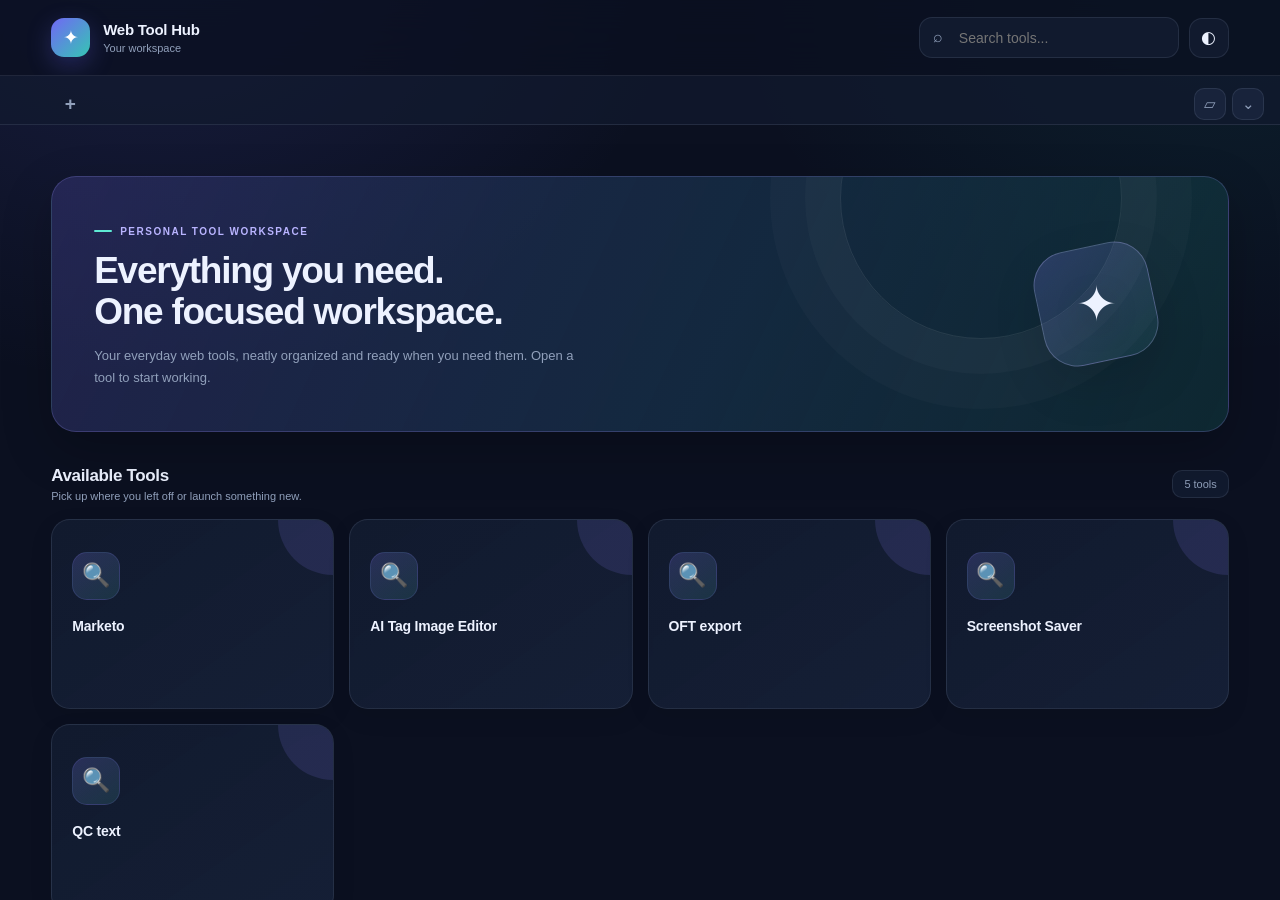
<file: index.html>
<!doctype html>

<html lang="vi">
  <head>
    <meta charset="UTF-8" />

    <meta name="viewport" content="width=device-width, initial-scale=1.0" />

    <meta name="theme-color" content="#0b1020" />

    <title>Web Tool Hub</title>

    <style>
      :root {
        color-scheme: dark;
        --bg: #0b1020;
        --surface: #111a2e;
        --surface-2: #18233b;
        --surface-3: #202d49;
        --border: rgba(148, 163, 184, 0.15);
        --text: #edf2ff;
        --muted: #91a0bb;
        --accent: #8b83ff;
        --accent-2: #5eead4;
        --accent-soft: rgba(139, 131, 255, 0.14);
        --radius: 18px;
        --shadow: 0 18px 50px rgba(0, 0, 0, 0.22);
      }
      * {
        box-sizing: border-box;
      }
      html {
        min-width: 320px;
        background: var(--bg);
      }
      body {
        margin: 0;
        font-family:
          Inter,
          -apple-system,
          BlinkMacSystemFont,
          "Segoe UI",
          sans-serif;
        background: radial-gradient(ellipse at 12% -10%, rgba(99, 102, 241, 0.17), transparent 34%), radial-gradient(ellipse at 95% 0%, rgba(20, 184, 166, 0.09), transparent 28%), var(--bg);
        color: var(--text);
        font-size: 14px;
        transition:
          background 0.2s,
          color 0.2s;
      }
      body:not(.dark) {
        color-scheme: light;
        --bg: #f3f5fb;
        --surface: #fff;
        --surface-2: #f7f8fc;
        --surface-3: #edf0f8;
        --border: rgba(30, 41, 59, 0.11);
        --text: #182238;
        --muted: #71809b;
        --accent: #625cf0;
        --accent-2: #0f9f91;
        --accent-soft: rgba(98, 92, 240, 0.1);
        --shadow: 0 18px 50px rgba(32, 45, 80, 0.08);
        background: radial-gradient(ellipse at 12% -10%, rgba(99, 102, 241, 0.1), transparent 34%), var(--bg);
      }
      button,
      input {
        font: inherit;
      }
      button {
        cursor: pointer;
      }
      button:focus-visible,
      input:focus-visible {
        outline: 2px solid var(--accent);
        outline-offset: 3px;
      }
      .app,
      .main {
        height: 100vh;
        min-height: 0;
      }
      .main {
        width: 100%;
        display: flex;
        flex-direction: column;
        overflow: hidden;
      }
      .topbar {
        height: 76px;
        flex-shrink: 0;
        display: flex;
        align-items: center;
        justify-content: space-between;
        padding: 0 clamp(18px, 4vw, 58px);
        gap: 18px;
        background: rgba(11, 16, 32, 0.78);
        backdrop-filter: blur(18px);
        border-bottom: 1px solid var(--border);
        z-index: 5;
      }
      body:not(.dark) .topbar {
        background: rgba(255, 255, 255, 0.82);
      }
      .topbar-left {
        display: flex;
        align-items: center;
        gap: 13px;
        min-width: 0;
      }
      .brand-mark {
        width: 39px;
        height: 39px;
        display: grid;
        place-items: center;
        border-radius: 13px;
        color: white;
        font-size: 19px;
        background: linear-gradient(135deg, #7167f5, #35c6b3);
        box-shadow: 0 8px 24px rgba(99, 102, 241, 0.28);
      }
      .page-heading {
        font-size: 15px;
        font-weight: 800;
        letter-spacing: -0.25px;
      }
      .breadcrumb {
        color: var(--muted);
        font-size: 11px;
        margin-top: 4px;
      }
      .topbar-actions {
        display: flex;
        align-items: center;
        gap: 10px;
      }
      .search-wrap {
        position: relative;
      }
      .search-input {
        width: 260px;
        height: 41px;
        padding: 0 14px 0 39px;
        border: 1px solid var(--border);
        background: var(--surface);
        color: var(--text);
        border-radius: 13px;
        outline: none;
        transition: 0.2s;
      }
      .search-input:focus {
        border-color: var(--accent);
        box-shadow: 0 0 0 3px var(--accent-soft);
      }
      .search-icon {
        position: absolute;
        left: 14px;
        top: 11px;
        color: var(--muted);
        font-size: 16px;
      }
      .icon-btn {
        width: 40px;
        height: 40px;
        border: 1px solid var(--border);
        border-radius: 13px;
        background: var(--surface);
        color: var(--text);
        display: grid;
        place-items: center;
        font-size: 17px;
        transition: 0.2s;
      }
      .icon-btn:hover {
        background: var(--surface-3);
        border-color: rgba(139, 131, 255, 0.4);
        transform: translateY(-1px);
      }
      .workspace-tabs {
        display: flex;
        align-items: stretch;
        gap: 5px;
        min-height: 48px;
        padding: 7px clamp(14px, 4vw, 58px) 0;
        overflow-x: auto;
        overflow-y: hidden;
        background: rgba(17, 26, 46, 0.72);
        border-bottom: 1px solid var(--border);
        scrollbar-width: thin;
      }
      body:not(.dark) .workspace-tabs {
        background: rgba(255, 255, 255, 0.75);
      }
      .workspace-tab {
        display: inline-flex;
        align-items: center;
        gap: 10px;
        max-width: 240px;
        min-width: 132px;
        padding: 0 12px;
        border: 1px solid transparent;
        border-bottom: 0;
        border-radius: 12px 12px 0 0;
        background: transparent;
        color: var(--muted);
        white-space: nowrap;
        font-size: 12px;
        transition: 0.18s;
      }
      .workspace-tab:hover {
        background: var(--surface-2);
        color: var(--text);
      }
      .workspace-tab.active {
        background: var(--surface);
        border-color: var(--border);
        color: var(--text);
        font-weight: 700;
        box-shadow: 0 -2px 0 var(--accent) inset;
      }
      .workspace-tab-add {
        min-width: 38px;
        max-width: 38px;
        justify-content: center;
        font-size: 19px;
        font-weight: 600;
      }
      .workspace-tab-label {
        overflow: hidden;
        text-overflow: ellipsis;
      }
      .workspace-tab-close {
        display: grid;
        place-items: center;
        width: 21px;
        height: 21px;
        flex: 0 0 21px;
        border: 0;
        border-radius: 7px;
        background: transparent;
        color: var(--muted);
        font-size: 15px;
        line-height: 1;
      }
      .workspace-tab-close:hover {
        background: var(--surface-3);
        color: var(--text);
      }
      .content {
        flex: 1;
        min-width: 0;
        overflow: auto;
        padding: clamp(22px, 4vw, 54px) clamp(18px, 4vw, 58px) 50px;
      }
      .welcome {
        position: relative;
        overflow: hidden;
        display: flex;
        align-items: center;
        justify-content: space-between;
        gap: 30px;
        margin: 0 0 34px;
        padding: clamp(25px, 4vw, 42px);
        min-height: 205px;
        border: 1px solid rgba(159, 151, 255, 0.22);
        border-radius: 25px;
        background: linear-gradient(115deg, rgba(68, 65, 145, 0.38), rgba(22, 48, 72, 0.78) 58%, rgba(20, 83, 80, 0.36));
        box-shadow: var(--shadow);
      }
      body:not(.dark) .welcome {
        background: linear-gradient(115deg, #e9eaff, #edf8f8 70%, #e4f5f1);
        border-color: rgba(98, 92, 240, 0.15);
      }
      .welcome:after {
        content: "";
        position: absolute;
        width: 280px;
        height: 280px;
        border: 1px solid rgba(255, 255, 255, 0.09);
        border-radius: 50%;
        right: 9%;
        top: -120px;
        box-shadow:
          0 0 0 35px rgba(255, 255, 255, 0.025),
          0 0 0 70px rgba(255, 255, 255, 0.02);
      }
      .welcome-copy {
        position: relative;
        z-index: 1;
        max-width: 610px;
      }
      .welcome-kicker {
        display: inline-flex;
        align-items: center;
        gap: 8px;
        color: #b9b4ff;
        font-size: 10px;
        font-weight: 800;
        letter-spacing: 1.5px;
        text-transform: uppercase;
        margin-bottom: 13px;
      }
      .welcome-kicker:before {
        content: "";
        width: 18px;
        height: 2px;
        background: var(--accent-2);
        border-radius: 2px;
      }
      .welcome h1 {
        font-size: clamp(25px, 3.3vw, 37px);
        line-height: 1.12;
        letter-spacing: -1.25px;
        margin: 0;
        color: var(--text);
      }
      .welcome p {
        color: var(--muted);
        margin: 12px 0 0;
        line-height: 1.7;
        font-size: 13px;
        max-width: 500px;
      }
      .welcome-art {
        position: relative;
        z-index: 1;
        flex: 0 0 180px;
        height: 130px;
        display: grid;
        place-items: center;
      }
      .orbit {
        width: 116px;
        height: 116px;
        border: 1px solid rgba(190, 190, 255, 0.28);
        border-radius: 34px;
        transform: rotate(-12deg);
        display: grid;
        place-items: center;
        background: linear-gradient(145deg, rgba(139, 131, 255, 0.22), rgba(94, 234, 212, 0.08));
        box-shadow: 0 20px 50px rgba(0, 0, 0, 0.12);
      }
      .orbit span {
        font-size: 49px;
        transform: rotate(12deg);
        filter: drop-shadow(0 10px 15px rgba(0, 0, 0, 0.25));
      }
      .section-heading {
        display: flex;
        align-items: center;
        justify-content: space-between;
        margin: 0 0 17px;
        gap: 15px;
      }
      .section-title {
        font-size: 17px;
        font-weight: 800;
        letter-spacing: -0.35px;
      }
      .section-subtitle {
        font-size: 11px;
        color: var(--muted);
        margin-top: 4px;
      }
      .section-meta {
        font-size: 11px;
        color: var(--muted);
        padding: 7px 11px;
        border: 1px solid var(--border);
        background: var(--surface);
        border-radius: 10px;
        white-space: nowrap;
      }
      .tool-grid {
        display: grid;
        grid-template-columns: repeat(auto-fill, minmax(225px, 1fr));
        gap: 15px;
      }
      .tool-card {
        position: relative;
        min-width: 0;
        min-height: 190px;
        padding: 20px;
        text-align: left;
        color: var(--text);
        border: 1px solid var(--border);
        border-radius: 19px;
        background: linear-gradient(145deg, var(--surface), rgba(24, 35, 59, 0.82));
        box-shadow: 0 8px 25px rgba(0, 0, 0, 0.08);
        transition:
          transform 0.2s,
          border-color 0.2s,
          box-shadow 0.2s;
        overflow: hidden;
      }
      body:not(.dark) .tool-card {
        background: var(--surface);
      }
      .tool-card:after {
        content: "";
        position: absolute;
        width: 110px;
        height: 110px;
        right: -55px;
        top: -55px;
        border-radius: 50%;
        background: var(--accent-soft);
        transition: transform 0.25s;
      }
      .tool-card:hover {
        transform: translateY(-4px);
        border-color: rgba(139, 131, 255, 0.55);
        box-shadow: 0 16px 34px rgba(0, 0, 0, 0.17);
      }
      .tool-card:hover:after {
        transform: scale(1.8);
      }
      .tool-card-icon {
        position: relative;
        z-index: 1;
        width: 48px;
        height: 48px;
        border-radius: 15px;
        display: grid;
        place-items: center;
        font-size: 23px;
        margin-bottom: 18px;
        background: linear-gradient(145deg, rgba(139, 131, 255, 0.2), rgba(94, 234, 212, 0.12));
        border: 1px solid rgba(139, 131, 255, 0.16);
      }
      .tool-card-name {
        font-weight: 800;
        font-size: 14px;
        letter-spacing: -0.2px;
      }
      .tool-card-description {
        color: var(--muted);
        font-size: 11px;
        line-height: 1.6;
        margin-top: 7px;
        min-height: 35px;
      }
      .tool-card-status {
        display: inline-flex;
        align-items: center;
        gap: 6px;
        margin-top: 13px;
        padding: 5px 9px;
        border-radius: 20px;
        background: rgba(34, 197, 94, 0.1);
        color: #4ade80;
        font-size: 9px;
        font-weight: 800;
        letter-spacing: 0.6px;
      }
      .tool-card-status:before {
        content: "";
        width: 6px;
        height: 6px;
        border-radius: 50%;
        background: #22c55e;
      }
      .tool-card.is-open {
        cursor: not-allowed;
        opacity: 0.62;
        border-style: dashed;
      }
      .tool-card.is-open:hover {
        transform: none;
        box-shadow: none;
      }
      .tool-card:disabled {
        pointer-events: none;
      }
      .empty-state {
        text-align: center;
        padding: 65px 15px;
        color: var(--muted);
      }
      .empty-icon {
        font-size: 37px;
        margin-bottom: 13px;
      }
      .empty-state h3 {
        color: var(--text);
        font-size: 15px;
        margin: 0 0 8px;
      }
      .empty-state p {
        font-size: 12px;
        line-height: 1.7;
      }
      .workspace {
        display: none;
        flex-direction: column;
        flex: 1;
        min-height: 0;
        overflow: hidden;
      }
      .workspace.active {
        display: flex;
      }
      .workspace-toolbar {
        min-height: 66px;
        background: var(--surface);
        border-bottom: 1px solid var(--border);
        padding: 10px clamp(14px, 3vw, 34px);
        display: flex;
        align-items: center;
        justify-content: space-between;
        gap: 12px;
      }
      .workspace-tool-info {
        display: flex;
        align-items: center;
        gap: 11px;
        min-width: 0;
      }
      .workspace-tool-icon {
        width: 38px;
        height: 38px;
        border-radius: 12px;
        display: grid;
        place-items: center;
        background: var(--accent-soft);
        font-size: 19px;
        flex-shrink: 0;
      }
      .workspace-tool-name {
        font-weight: 800;
        font-size: 13px;
      }
      .workspace-actions {
        display: flex;
        gap: 7px;
      }
      .back-home {
        color: var(--muted);
        border: 0;
        background: transparent;
        padding: 7px;
        font-size: 12px;
        white-space: nowrap;
      }
      .back-home:hover {
        color: var(--accent);
      }
      .workspace-frames {
        position: relative;
        flex: 1 1 auto;
        min-height: 0;
        overflow: hidden;
        background: var(--bg);
      }
      .workspace-frame-wrap {
        position: absolute;
        inset: 0;
        display: none;
        padding: 12px;
      }
      .workspace-frame-wrap.active {
        display: block;
      }
      .workspace-frame {
        width: 100%;
        height: 100%;
        min-height: 0;
        border: 1px solid var(--border);
        border-radius: 14px;
        background: white;
        display: block;
      }
      .workspace-status {
        height: 30px;
        padding: 0 clamp(14px, 3vw, 34px);
        display: flex;
        align-items: center;
        gap: 7px;
        color: var(--muted);
        font-size: 10px;
        background: var(--surface);
        border-top: 1px solid var(--border);
        flex-shrink: 0;
      }
      .status-dot {
        width: 7px;
        height: 7px;
        background: #22c55e;
        border-radius: 50%;
      }
      @media (max-width: 760px) {
        .topbar {
          height: 68px;
          padding: 0 16px;
        }
        .search-input {
          width: 190px;
        }
        .content {
          padding: 22px 16px 36px;
        }
        .welcome {
          min-height: 175px;
          padding: 24px;
        }
        .welcome-art {
          flex-basis: 115px;
        }
        .orbit {
          width: 92px;
          height: 92px;
        }
        .orbit span {
          font-size: 40px;
        }
        .tool-grid {
          grid-template-columns: repeat(2, minmax(0, 1fr));
          gap: 11px;
        }
        .tool-card {
          padding: 15px;
          min-height: 178px;
        }
        .workspace-toolbar {
          padding: 10px 12px;
        }
        .workspace-frame-wrap {
          padding: 8px;
        }
      }
      @media (max-width: 520px) {
        .topbar {
          gap: 8px;
        }
        .brand-mark {
          width: 35px;
          height: 35px;
        }
        .breadcrumb {
          display: none;
        }
        .search-input {
          width: min(38vw, 160px);
          height: 38px;
        }
        .icon-btn {
          width: 37px;
          height: 37px;
        }
        .welcome {
          padding: 21px;
          min-height: 160px;
        }
        .welcome-art {
          display: none;
        }
        .welcome h1 {
          font-size: 25px;
        }
        .welcome p {
          font-size: 12px;
        }
        .tool-grid {
          grid-template-columns: 1fr 1fr;
        }
        .tool-card {
          padding: 13px;
          min-height: 170px;
        }
        .tool-card-icon {
          width: 42px;
          height: 42px;
          margin-bottom: 14px;
        }
        .tool-card-name {
          font-size: 12px;
        }
        .tool-card-description {
          font-size: 10px;
        }
        .workspace-tab {
          min-width: 112px;
          max-width: 175px;
        }
        .workspace-tabs {
          padding-left: 8px;
          padding-right: 8px;
        }
      }
      @media (max-width: 360px) {
        .tool-grid {
          grid-template-columns: 1fr;
        }
        .search-input {
          width: 115px;
        }
        .page-heading {
          font-size: 13px;
        }
      }

      /* Compact chrome: collapse the top header while keeping tabs visible */
      .topbar {
        overflow: hidden;
        transition:
          height 0.22s ease,
          min-height 0.22s ease,
          opacity 0.18s ease,
          padding 0.22s ease;
      }
      body.compact-topbar .topbar {
        height: 0;
        min-height: 0;
        padding-top: 0;
        padding-bottom: 0;
        border-bottom: 0;
        opacity: 0;
        pointer-events: none;
      }
      .workspace-tabs {
        position: relative;
        min-height: 49px;
        flex-shrink: 0;
        padding-right: 14px;
      }
      .tabs-utility {
        display: flex;
        align-items: center;
        gap: 6px;
        margin-left: auto;
        flex-shrink: 0;
        padding: 0 2px;
      }
      .tabs-utility-btn {
        width: 32px;
        height: 32px;
        border: 1px solid var(--border);
        border-radius: 10px;
        background: var(--surface-2);
        color: var(--muted);
        display: grid;
        place-items: center;
        font-size: 15px;
        transition: 0.18s;
      }
      .tabs-utility-btn:hover {
        color: var(--text);
        border-color: var(--accent);
        background: var(--accent-soft);
      }
      body.compact-topbar .workspace-tabs {
        min-height: 48px;
      }
      body.hide-workspace-toolbar .workspace-toolbar {
        display: none;
      }
      @media (max-width: 520px) {
        .workspace-tabs {
          padding-right: 8px;
        }
        .tabs-utility-btn {
          width: 30px;
          height: 30px;
        }
      }
    </style>
  </head>

  <body>
    <div class="app">
      <!-- MAIN -->

      <main class="main">
        <header class="topbar">
          <div class="topbar-left">
            <div class="brand-mark">✦</div>
            <div>
              <div class="page-heading" id="pageHeading">Web Tool Hub</div>
              <div class="breadcrumb" id="breadcrumb">Your personal workspace</div>
            </div>
          </div>
          <div class="topbar-actions">
            <div class="search-wrap">
              <span class="search-icon">⌕</span>

              <input class="search-input" id="searchInput" type="search" placeholder="Search tools..." />
            </div>

            <button class="icon-btn" id="themeButton" title="Toggle theme">◐</button>
          </div>
        </header>

        <!-- HOME -->

        <!-- GLOBAL OPEN TABS -->

        <div class="workspace-tabs" id="workspaceTabs" role="tablist" aria-label="Open tools"></div>

        <!-- HOME -->

        <section class="content" id="homeView">
          <div class="welcome">
            <div class="welcome-copy">
              <div class="welcome-kicker">PERSONAL TOOL WORKSPACE</div>
              <h1>Everything you need.<br />One focused workspace.</h1>
              <p>Your everyday web tools, neatly organized and ready when you need them. Open a tool to start working.</p>
            </div>
            <div class="welcome-art" aria-hidden="true">
              <div class="orbit"><span>✦</span></div>
            </div>
          </div>
          <div class="section-heading">
            <div>
              <div class="section-title" id="sectionTitle">Your tools</div>
              <div class="section-subtitle">Pick up where you left off or launch something new.</div>
            </div>

            <span class="section-meta" id="toolCount"> 0 tools </span>
          </div>

          <div class="tool-grid" id="toolGrid"></div>

          <!-- <div class="empty-state" id="emptyState">

            <div class="empty-icon">🧰</div>

            <h3 id="emptyTitle">Your workspace is ready!</h3>

            <p id="emptyDescription">

              No tools have been registered yet.<br />

              Add your first tool to get started.

            </p>

          </div> -->
        </section>

        <!-- WORKSPACE -->

        <section class="workspace" id="workspaceView">
          <div class="workspace-toolbar">
            <div class="workspace-tool-info">
              <button class="back-home" id="backButton">← Back</button>

              <div class="workspace-tool-icon" id="workspaceIcon">🧰</div>

              <div>
                <div class="workspace-tool-name" id="workspaceName">Tool</div>
              </div>
            </div>

            <div class="workspace-actions">
              <button class="icon-btn" id="refreshButton" title="Refresh tool">↻</button>

              <button class="icon-btn" id="fullscreenButton" title="Fullscreen">⛶</button>
            </div>
          </div>

          <div class="workspace-frames" id="workspaceFrames"></div>

          <div class="workspace-status">
            <span class="status-dot"></span>

            <span>Workspace active</span>

            <span style="margin-left: auto"> Independent tool workspace </span>
          </div>
        </section>
      </main>
    </div>

    <script>
      /* =====================================

   1. TOOL REGISTRY

   \=====================================

   Add tools here when needed.

   Example:

   {

     id: "calculator",

     name: "Calculator",

     description: "Everyday calculations",

      icon: "🧮",

     path: "./tools/calculator/index.html"

   }

*/

      const TOOL_REGISTRY = [
        {
          id: "Marketo",

          name: "Marketo",

          // description: "Find and process vendor information.",

          icon: "🔍",

          path: "./tools/marketo/index.html",
        },

        {
          id: "AI Tag Image Editor",

          name: "AI Tag Image Editor",

          // description: "Find and process vendor information.",

          icon: "🔍",

          path: "./tools/AI Tag Image Editor/index.html",
        },

         {
          id: "OFT export",

          name: "OFT export",

          // description: "Find and process vendor information.",

          icon: "🔍",

          path: "./tools/OFT export/index.html",
        },

        {
          id: "Screenshot Saver",

          name: "Screenshot Saver",

          // description: "Find and process vendor information.",

          icon: "🔍",

          path: "./tools/Screenshot-Saver/index.html",
        },
        {
          id: "QC text",

          name: "QC text",

          // description: "Find and process vendor information.",

          icon: "🔍",

          path: "./tools/QC/index.html",
        },
      ];

      /* =====================================

   2. APPLICATION STATE

   \===================================== */

      const $ = (id) => document.getElementById(id);

      let currentTool = null;

      /* =====================================

   3. RENDER TOOLS

   \===================================== */

      function renderTools() {
        const query = $("searchInput").value.trim().toLowerCase();
        const grid = $("toolGrid");
        grid.innerHTML = "";

        const filtered = TOOL_REGISTRY.filter((tool) => {
          const searchableText = [tool.name || "", tool.description || "", tool.id || ""].join(" ").toLowerCase();

          return searchableText.includes(query);
        });

        filtered.forEach((tool) => {
          const isOpen = openTabs.some((tab) => tab.tool.id === tool.id);

          const card = document.createElement("button");
          card.type = "button";
          card.className = "tool-card";

          if (isOpen) {
            card.classList.add("is-open");
            card.disabled = true;
          }

          const icon = document.createElement("div");
          icon.className = "tool-card-icon";
          icon.textContent = tool.icon || "🔧";

          const name = document.createElement("div");
          name.className = "tool-card-name";
          name.textContent = tool.name;

          const description = document.createElement("div");
          description.className = "tool-card-description";
          description.textContent = tool.description || "";

          card.append(icon, name, description);

          if (isOpen) {
            const status = document.createElement("div");
            status.className = "tool-card-status";
            status.textContent = "ĐANG MỞ";
            card.appendChild(status);
          }

          card.addEventListener("click", () => {
            if (isOpen) return;
            openTool(tool.id);
          });

          grid.appendChild(card);
        });

        $("toolCount").textContent = `${filtered.length} tools`;
        $("sectionTitle").textContent = query ? "Search Results" : "Available Tools";
      }

      /* =====================================

   5. MULTI-TAB WORKSPACE

   \===================================== */

      let openTabs = [];

      let activeTabId = null;

      let nextTabNumber = 1;

      const HUB_TABS_STORAGE_KEY = "web_tool_hub_open_tabs_v1";

      let restoringTabs = false;

      function saveOpenTabs() {
        if (restoringTabs) return;

        try {
          localStorage.setItem(
            HUB_TABS_STORAGE_KEY,

            JSON.stringify({
              tabs: openTabs.map((tab) => ({
                id: tab.id,

                toolId: tab.tool.id,
              })),

              activeTabId,
            }),
          );
        } catch (error) {
          console.warn("Could not save open tabs:", error);
        }
      }

      function restoreOpenTabs() {
        let saved;

        try {
          saved = JSON.parse(localStorage.getItem(HUB_TABS_STORAGE_KEY) || "null");
        } catch (error) {
          console.warn("Could not read saved tabs:", error);

          return;
        }

        if (!saved || !Array.isArray(saved.tabs)) return;

        restoringTabs = true;

        saved.tabs.forEach((item) => {
          const tool = TOOL_REGISTRY.find((entry) => entry.id === item.toolId);

          if (!tool || !tool.path) return;

          const frameWrap = document.createElement("div");

          frameWrap.className = "workspace-frame-wrap";

          frameWrap.dataset.tabId = item.id;

          const frame = document.createElement("iframe");

          frame.className = "workspace-frame";

          frame.title = tool.name + " Workspace";

          frame.allowFullscreen = true;

          frame.referrerPolicy = "no-referrer";

          frame.src = tool.path;

          frameWrap.appendChild(frame);

          $("workspaceFrames").appendChild(frameWrap);

          openTabs.push({ id: item.id, tool, frame, frameWrap });

          const match = /^tab-(\d+)$/.exec(item.id || "");

          if (match) nextTabNumber = Math.max(nextTabNumber, Number(match[1]) + 1);
        });

        activeTabId = openTabs.some((tab) => tab.id === saved.activeTabId) ? saved.activeTabId : null;

        restoringTabs = false;

        renderWorkspaceTabs();
      }

      function createTab(tool) {
        const tabId = "tab-" + nextTabNumber++;

        const frameWrap = document.createElement("div");

        frameWrap.className = "workspace-frame-wrap";

        frameWrap.dataset.tabId = tabId;

        const frame = document.createElement("iframe");

        frame.className = "workspace-frame";

        frame.title = tool.name + " Workspace";

        frame.allowFullscreen = true;

        frame.referrerPolicy = "no-referrer";

        // Trusted tools run without sandbox so their own storage APIs work.

        frame.src = tool.path;

        frameWrap.appendChild(frame);

        $("workspaceFrames").appendChild(frameWrap);

        const tab = { id: tabId, tool, frame, frameWrap };

        openTabs.push(tab);

        activateTab(tabId);

        saveOpenTabs();

        return tab;
      }

      function renderWorkspaceTabs() {
        const container = $("workspaceTabs");

        container.innerHTML = "";

        // Keep the tab strip visible even with zero open tools:
        // its controls let the user restore the top header in compact mode.
        container.style.display = "flex";

        openTabs.forEach((tab) => {
          const button = document.createElement("button");

          button.type = "button";

          button.className = "workspace-tab" + (tab.id === activeTabId ? " active" : "");

          button.setAttribute("role", "tab");

          button.setAttribute(
            "aria-selected",

            tab.id === activeTabId ? "true" : "false",
          );

          button.title = tab.tool.name;

          const label = document.createElement("span");

          label.className = "workspace-tab-label";

          label.textContent = (tab.tool.icon || "🔧") + " " + tab.tool.name;

          const close = document.createElement("span");

          close.className = "workspace-tab-close";

          close.textContent = "×";

          close.setAttribute(
            "aria-label",

            "Close " + tab.tool.name,
          );

          close.addEventListener("click", (event) => {
            event.stopPropagation();

            closeTab(tab.id);
          });

          button.append(label, close);

          button.addEventListener("click", () => {
            activateTab(tab.id);
          });

          container.appendChild(button);
        });

        // Nút mở danh sách tool

        const addButton = document.createElement("button");

        addButton.type = "button";

        addButton.className = "workspace-tab workspace-tab-add";

        addButton.textContent = "+";

        addButton.title = "Open another tool";

        addButton.setAttribute("aria-label", "Open another tool");

        addButton.addEventListener("click", () => {
          goHome();
        });

        container.appendChild(addButton);

        // Header visibility toggle stays available beside the tabs.
        const utility = document.createElement("div");
        utility.className = "tabs-utility";

        const toolbarButton = document.createElement("button");
        toolbarButton.type = "button";
        toolbarButton.className = "tabs-utility-btn";
        const isToolbarHidden = document.body.classList.contains("hide-workspace-toolbar");
        toolbarButton.textContent = isToolbarHidden ? "▤" : "▱";
        toolbarButton.title = isToolbarHidden ? "Show workspace toolbar" : "Hide workspace toolbar";
        toolbarButton.setAttribute("aria-label", toolbarButton.title);
        toolbarButton.addEventListener("click", toggleWorkspaceToolbar);
        utility.appendChild(toolbarButton);

        const compactButton = document.createElement("button");
        compactButton.type = "button";
        compactButton.className = "tabs-utility-btn";
        const isCompact = document.body.classList.contains("compact-topbar");
        compactButton.textContent = isCompact ? "⌃" : "⌄";
        compactButton.title = isCompact ? "Show header" : "Hide header";
        compactButton.setAttribute("aria-label", compactButton.title);
        compactButton.addEventListener("click", toggleTopbar);
        utility.appendChild(compactButton);
        container.appendChild(utility);
      }

      function activateTab(tabId, updateHash = true) {
        const tab = openTabs.find((item) => item.id === tabId);

        if (!tab) return;

        activeTabId = tab.id;

        currentTool = tab.tool;

        openTabs.forEach((item) => {
          item.frameWrap.classList.toggle("active", item.id === tab.id);
        });

        $("homeView").style.display = "none";

        $("workspaceView").classList.add("active");

        $("workspaceIcon").textContent = tab.tool.icon || "🔧";

        $("workspaceName").textContent = tab.tool.name;

        $("pageHeading").textContent = tab.tool.name;

        $("breadcrumb").textContent = "Your workspace / " + tab.tool.name;

        renderWorkspaceTabs();

        saveOpenTabs();

        if (updateHash) {
          const newHash = "#tab/" + encodeURIComponent(tab.id);

          if (location.hash !== newHash) location.hash = newHash;
        }
      }

      function openTool(id) {
        const tool = TOOL_REGISTRY.find((item) => item.id === id);

        if (!tool || !tool.path) return;

        const existing = openTabs.find((tab) => tab.tool.id === tool.id);

        if (existing) {
          activateTab(existing.id);

          return;
        }

        const tab = createTab(tool);

        activateTab(tab.id);

        renderTools();
      }

      function closeTab(tabId) {
        const index = openTabs.findIndex((item) => item.id === tabId);

        if (index < 0) return;

        const [tab] = openTabs.splice(index, 1);

        tab.frame.src = "about:blank";

        tab.frameWrap.remove();

        if (activeTabId === tabId) {
          const nextTab = openTabs[index] || openTabs[index - 1];

          if (nextTab) {
            activateTab(nextTab.id);
          } else {
            activeTabId = null;

            currentTool = null;

            goHome();
          }
        } else {
          renderWorkspaceTabs();
        }

        renderTools();

        saveOpenTabs();
      }

      function loadTool() {
        const tab = openTabs.find((item) => item.id === activeTabId);

        if (tab) tab.frame.src = tab.tool.path;
      }

      function goHome(updateHash = true) {
        activeTabId = null;
        currentTool = null;

        $("workspaceView").classList.remove("active");
        $("homeView").style.display = "block";
        $("pageHeading").textContent = "Web Tool Hub";
        $("breadcrumb").textContent = "Your workspace";

        // Keep iframe elements alive; returning Home must not reset tool state.
        renderWorkspaceTabs();
        saveOpenTabs();

        if (updateHash && location.hash !== "#home") {
          location.hash = "#home";
        }
      }

      function handleRoute() {
        const route = decodeURIComponent(location.hash.replace(/^#/, ""));

        if (route.startsWith("tab/")) {
          const tab = openTabs.find((item) => item.id === route.substring(4));

          if (tab) {
            activateTab(tab.id, false);

            return;
          }
        }

        // Backward compatibility with existing #tool/<id> links.

        if (route.startsWith("tool/")) {
          const id = route.substring(5);

          const tool = TOOL_REGISTRY.find((item) => item.id === id);

          if (tool) {
            $("searchInput").value = "";

            renderTools();

            const existing = openTabs.find((item) => item.tool.id === tool.id);

            if (existing) {
              activateTab(existing.id, false);
            } else {
              const tab = createTab(tool);

              activateTab(tab.id, false);
            }

            return;
          }
        }

        goHome(false);

        renderTools();
      }

      /* =====================================

   6. WORKSPACE CONTROLS

   \===================================== */

      function refreshTool() {
        loadTool();
      }

      async function fullscreenTool() {
        const tab = openTabs.find((item) => item.id === activeTabId);

        if (!tab) return;

        try {
          if (document.fullscreenElement) {
            await document.exitFullscreen();
          } else {
            await tab.frame.requestFullscreen();
          }
        } catch (error) {
          console.error("Fullscreen error:", error);
        }
      }

      /* =====================================
         COMPACT HEADER
      ===================================== */

      const TOPBAR_MODE_KEY = "web_tool_hub_compact_topbar";
      const WORKSPACE_TOOLBAR_KEY = "web_tool_hub_hide_workspace_toolbar";

      function applyTopbarMode(compact) {
        document.body.classList.toggle("compact-topbar", compact);
        try {
          localStorage.setItem(TOPBAR_MODE_KEY, compact ? "1" : "0");
        } catch (error) {
          console.warn("Cannot save header preference:", error);
        }
        renderWorkspaceTabs();
      }

      function toggleTopbar() {
        applyTopbarMode(!document.body.classList.contains("compact-topbar"));
      }

      function loadTopbarMode() {
        try {
          applyTopbarMode(localStorage.getItem(TOPBAR_MODE_KEY) === "1");
        } catch (error) {
          applyTopbarMode(false);
        }
      }

      function applyWorkspaceToolbarMode(hidden) {
        document.body.classList.toggle("hide-workspace-toolbar", hidden);
        try {
          localStorage.setItem(WORKSPACE_TOOLBAR_KEY, hidden ? "1" : "0");
        } catch (error) {
          console.warn("Cannot save workspace toolbar preference:", error);
        }
        renderWorkspaceTabs();
      }

      function toggleWorkspaceToolbar() {
        applyWorkspaceToolbarMode(!document.body.classList.contains("hide-workspace-toolbar"));
      }

      function loadWorkspaceToolbarMode() {
        try {
          applyWorkspaceToolbarMode(localStorage.getItem(WORKSPACE_TOOLBAR_KEY) === "1");
        } catch (error) {
          applyWorkspaceToolbarMode(false);
        }
      }

      /* =====================================

   10. THEME

   \===================================== */

      const THEME_STORAGE_KEY = "web_tool_hub_theme";

      function applyTheme(isDark) {
        document.body.classList.toggle("dark", isDark);

        document.querySelector('meta[name="theme-color"]').setAttribute(
          "content",

          isDark ? "#0b1020" : "#f3f5fb",
        );
      }

      function toggleTheme() {
        const isDark = !document.body.classList.contains("dark");

        applyTheme(isDark);

        try {
          localStorage.setItem(
            THEME_STORAGE_KEY,

            isDark ? "dark" : "light",
          );
        } catch (error) {
          console.warn("Cannot save theme preference:", error);
        }
      }

      function loadSavedTheme() {
        try {
          const savedTheme = localStorage.getItem(THEME_STORAGE_KEY);

          applyTheme(savedTheme ? savedTheme === "dark" : true);
        } catch (error) {
          applyTheme(true);
        }
      }

      /* =====================================

   12. EVENT LISTENERS

   \===================================== */

      // Search

      $("searchInput").addEventListener(
        "input",

        renderTools,
      );

      // Theme

      $("themeButton").addEventListener(
        "click",

        toggleTheme,
      );

      // Workspace

      $("backButton").addEventListener(
        "click",

        goHome,
      );

      $("refreshButton").addEventListener(
        "click",

        refreshTool,
      );

      $("fullscreenButton").addEventListener(
        "click",

        fullscreenTool,
      );

      /* =====================================

   13. INITIALIZE

   \===================================== */

      function init() {
        loadSavedTheme();
        loadTopbarMode();
        loadWorkspaceToolbarMode();

        restoreOpenTabs();

        renderTools();

        if (location.hash) {
          handleRoute();
        } else if (activeTabId) {
          activateTab(activeTabId, false);
        } else {
          goHome(false);
        }
      }

      window.addEventListener(
        "hashchange",

        handleRoute,
      );

      init();
    </script>
  </body>
</html>
</file>
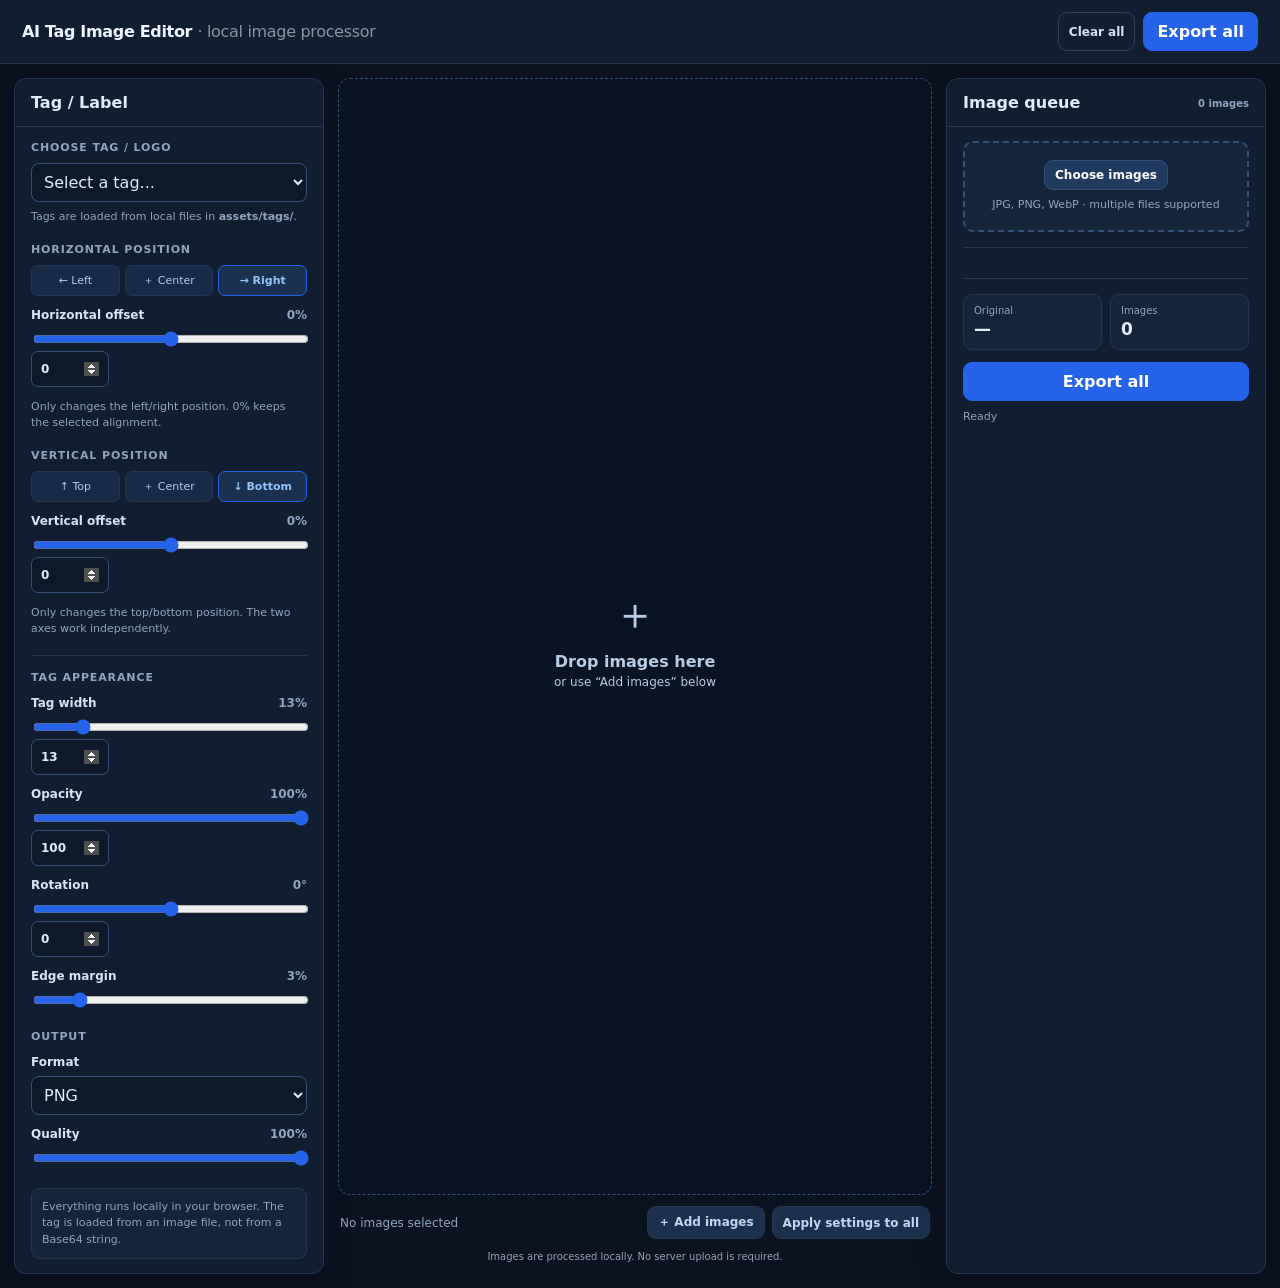
<file: tools/AI Tag Image Editor/index.html>
<!doctype html>
<html lang="en">
  <head>
    <meta charset="utf-8" />
    <meta name="viewport" content="width=device-width,initial-scale=1" />
    <title>AI Tag Image Editor</title>
    <style>
    
:root {
  --bg: #0b1220;
  --panel: #111e32;
  --text: #e2eaf8;
  --muted: #91a4c0;
  --line: #243653;

  --accent: #60a5fa;
  --blue: #2563eb;
  --danger: #f87171;

  --shadow: 0 8px 30px rgba(0, 0, 0, 0.18);
}

* {
  box-sizing: border-box;
}

body {
  margin: 0;
  font-family:
    Inter,
    ui-sans-serif,
    system-ui,
    -apple-system,
    BlinkMacSystemFont,
    "Segoe UI",
    sans-serif;
  background: var(--bg);
  color: var(--text);
}

button,
input,
select {
  font: inherit;
}

button {
  cursor: pointer;
}

.app {
  min-height: 100vh;
}

/* =========================================================
   TOPBAR
========================================================= */

.topbar {
  height: 64px;
  background: #111e32;
  color: #f1f6ff;

  display: flex;
  align-items: center;
  justify-content: space-between;

  padding: 0 22px;

  position: sticky;
  top: 0;
  z-index: 20;

  border-bottom: 1px solid var(--line);
}

.brand {
  font-weight: 800;
  letter-spacing: -0.02em;
}

.brand span {
  opacity: 0.55;
  font-weight: 500;
}

.top-actions {
  display: flex;
  gap: 8px;
}

/* =========================================================
   BUTTONS
========================================================= */

.btn {
  border: 1px solid var(--line);
  background: #1b304d;
  color: #c5d7ef;

  border-radius: 9px;
  padding: 9px 13px;

  font-weight: 700;

  transition:
    background 0.16s ease,
    border-color 0.16s ease,
    transform 0.16s ease;
}

.btn:hover {
  background: #294568;
  border-color: #45658e;
}

.btn.blue {
  background: var(--blue);
  color: #fff;
  border-color: var(--blue);
}

.btn.blue:hover {
  background: #3b82f6;
  border-color: #3b82f6;
}

.btn.dark {
  background: #203b60;
  color: #fff;
  border-color: #345078;
}

.btn.dark:hover {
  background: #294c78;
}

.btn.ghost {
  background: transparent;
  color: #d5e4f8;
  border-color: rgba(147, 197, 253, 0.2);
}

.btn.ghost:hover {
  background: rgba(96, 165, 250, 0.1);
}

.btn.danger {
  color: #fca5a5;
}

.btn.danger:hover {
  background: rgba(248, 113, 113, 0.1);
  border-color: rgba(248, 113, 113, 0.35);
}

.small {
  padding: 7px 10px;
  font-size: 12px;
}

/* =========================================================
   LAYOUT
========================================================= */

.layout {
  display: grid;
  grid-template-columns: 310px minmax(420px, 1fr) 320px;
  gap: 14px;
  padding: 14px;
  max-width: 1800px;
  margin: auto;
}

/* =========================================================
   PANELS
========================================================= */

.panel {
  background: var(--panel);
  border: 1px solid var(--line);
  border-radius: 12px;
  box-shadow: var(--shadow);
  overflow: hidden;
}

.panel-head {
  padding: 14px 16px;
  border-bottom: 1px solid var(--line);

  font-weight: 800;

  display: flex;
  justify-content: space-between;
  align-items: center;

  color: #e2eaf8;
}

.panel-body {
  padding: 14px 16px;
}

.section {
  margin-bottom: 18px;
}

.section:last-child {
  margin-bottom: 0;
}

.section-title {
  font-size: 11px;
  text-transform: uppercase;
  letter-spacing: 0.08em;
  color: var(--muted);
  font-weight: 800;
  margin-bottom: 9px;
}

/* =========================================================
   UPLOAD
========================================================= */

.drop {
  border: 2px dashed #345078;
  border-radius: 10px;
  padding: 17px;
  text-align: center;
  transition: 0.15s;
  background: #14243b;
  color: #c5d7ef;
}

.drop.drag {
  border-color: var(--blue);
  background: #1a3150;
  box-shadow: inset 0 0 0 1px rgba(96, 165, 250, 0.08);
}

.drop input {
  display: none;
}

.hint {
  font-size: 11px;
  color: var(--muted);
  line-height: 1.45;
}

.file-name {
  font-size: 12px;
  font-weight: 700;
  margin-top: 8px;
  word-break: break-word;
  color: #d5e4f8;
}

.tag-preview {
  margin-top: 10px;
  border: 1px solid var(--line);
  border-radius: 9px;
  padding: 8px;

  background:
    repeating-conic-gradient(
      #1b304d 0 25%,
      #14243b 0 50%
    ) 50% / 14px 14px;

  display: none;
  text-align: center;
}

.tag-preview img {
  max-width: 100%;
  max-height: 90px;
  object-fit: contain;
}

/* =========================================================
   CONTROLS
========================================================= */

.control {
  margin: 12px 0;
}

.control-row {
  display: flex;
  justify-content: space-between;
  align-items: center;
  gap: 10px;
  margin-bottom: 7px;
  font-size: 12px;
  font-weight: 700;
  color: #d5e4f8;
}

.value {
  color: var(--muted);
  font-variant-numeric: tabular-nums;
}

.range {
  width: 100%;
}

input[type="range"] {
  accent-color: var(--blue);
}

/* =========================================================
   NUMBER INPUT
========================================================= */

input[type="number"],
.number {
  width: 78px;
  min-height: 36px;

  padding: 7px 9px;

  border: 1px solid #345078;
  border-radius: 7px;

  background: #0d192b;
  color: #e2eaf8;

  font-family: inherit;
  font-size: 12px;
  font-weight: 600;

  outline: none;
  color-scheme: dark;

  transition:
    border-color 0.16s ease,
    box-shadow 0.16s ease,
    background 0.16s ease;
}

input[type="number"]:hover,
.number:hover {
  border-color: #5276a6;
}

input[type="number"]:focus,
.number:focus {
  border-color: #60a5fa;

  box-shadow:
    0 0 0 3px rgba(96, 165, 250, 0.14);
}

input[type="number"]::placeholder,
.number::placeholder {
  color: #7185a3;
}

/* Number spinner */

input[type="number"]::-webkit-inner-spin-button,
input[type="number"]::-webkit-outer-spin-button {
  opacity: 1;
  cursor: pointer;
}

input[type="number"]::-webkit-inner-spin-button {
  filter: brightness(1.2);
}

/* =========================================================
   SELECT
========================================================= */

.select {
  width: 100%;
  padding: 8px;

  border: 1px solid #345078;
  border-radius: 8px;

  background-color: #0d192b;
  color: #e2eaf8;

  outline: none;
  color-scheme: dark;

  transition:
    border-color 0.16s ease,
    box-shadow 0.16s ease;
}

.select:hover {
  border-color: #5276a6;
}

.select:focus {
  border-color: #60a5fa;
  box-shadow: 0 0 0 3px rgba(96, 165, 250, 0.14);
}

/* =========================================================
   ALIGNMENT
========================================================= */

.align-grid {
  display: grid;
  grid-template-columns: 1fr 1fr 1fr;
  gap: 5px;
}

.align-btn {
  padding: 7px 4px;

  border: 1px solid var(--line);
  background: #172a46;

  color: #b8cce6;

  border-radius: 7px;
  font-size: 11px;

  transition:
    background 0.16s ease,
    border-color 0.16s ease,
    color 0.16s ease;
}

.align-btn:hover {
  background: #203b60;
  border-color: #45658e;
}

.align-btn.active {
  background: #1a3150;
  border-color: var(--blue);
  color: #93c5fd;
  font-weight: 800;
}

/* =========================================================
   DIVIDER
========================================================= */

.divider {
  height: 1px;
  background: var(--line);
  margin: 15px 0;
}

/* =========================================================
   CANVAS
========================================================= */

.canvas-area {
  min-height: calc(100vh - 92px);
  display: flex;
  flex-direction: column;
}

.stage {
  flex: 1;
  min-height: 520px;

  background: #091323;
  border: 1px solid #243653;
  border-radius: 12px;

  display: flex;
  align-items: center;
  justify-content: center;

  padding: 18px;
  position: relative;
  overflow: hidden;
}

.stage.empty {
  border: 1px dashed #345078;
}

.empty-state {
  text-align: center;
  color: #b8cce6;
}

.empty-state .big {
  font-size: 44px;
  margin-bottom: 8px;
}

.canvas-wrap {
  position: relative;
  max-width: 100%;
  max-height: calc(100vh - 180px);
  display: none;
  box-shadow: 0 10px 35px rgba(0, 0, 0, 0.3);
}

#preview {
  display: block;
  max-width: 100%;
  max-height: calc(100vh - 180px);
  width: auto;
  height: auto;
}

.overlay {
  position: absolute;
  pointer-events: none;
  display: none;
  transform-origin: center;
}

.overlay img {
  display: block;
  width: 100%;
  height: 100%;
  object-fit: contain;
}

/* =========================================================
   STAGE BAR
========================================================= */

.stage-bar {
  display: flex;
  align-items: center;
  justify-content: space-between;
  padding: 11px 2px 0;
}

.file-info {
  font-size: 12px;
  color: var(--muted);
}

/* =========================================================
   QUEUE
========================================================= */

.queue {
  max-height: calc(100vh - 350px);
  overflow: auto;
}

.thumb {
  display: grid;
  grid-template-columns: 58px 1fr auto;
  gap: 9px;
  align-items: center;

  padding: 8px 0;

  border-bottom: 1px solid var(--line);
}

.thumb img {
  width: 58px;
  height: 58px;
  object-fit: cover;
  border-radius: 7px;
  background: #1b304d;
}

.thumb-name {
  font-size: 11px;
  font-weight: 700;
  word-break: break-word;
  color: #d5e4f8;
}

.thumb-meta {
  font-size: 10px;
  color: var(--muted);
  margin-top: 2px;
}

.remove {
  border: 0;
  background: transparent;
  color: #7185a3;
  font-size: 18px;
}

.remove:hover {
  color: var(--danger);
}

/* =========================================================
   STATS
========================================================= */

.stat {
  display: grid;
  grid-template-columns: 1fr 1fr;
  gap: 8px;
}

.stat-box {
  border: 1px solid var(--line);
  border-radius: 9px;
  padding: 10px;
  background: #14243b;
}

.stat-label {
  font-size: 10px;
  color: var(--muted);
}

.stat-value {
  font-size: 17px;
  font-weight: 800;
  margin-top: 3px;
  color: #e2eaf8;
}

/* =========================================================
   ACTIONS
========================================================= */

.actions {
  display: grid;
  gap: 8px;
}

/* =========================================================
   NOTE
========================================================= */

.note {
  background: #14243b;
  border: 1px solid var(--line);
  border-radius: 9px;
  padding: 10px;
  font-size: 11px;
  color: #91a4c0;
  line-height: 1.5;
}

/* =========================================================
   RESPONSIVE
========================================================= */

@media (max-width: 1150px) {
  .layout {
    grid-template-columns: 280px 1fr;
  }

  .right {
    grid-column: 1/-1;
  }

  .queue {
    max-height: none;
  }

  .canvas-area {
    min-height: 600px;
  }
}

@media (max-width: 780px) {
  .layout {
    grid-template-columns: 1fr;
  }

  .right {
    grid-column: auto;
  }

  .canvas-area {
    min-height: 450px;
  }

  .stage {
    min-height: 400px;
  }

  .topbar {
    height: auto;
    padding: 12px;
    gap: 8px;
    align-items: flex-start;
  }

  .top-actions {
    flex-wrap: wrap;
  }
}

    </style>
  </head>
  <body>
    <div class="app">
      <header class="topbar">
        <div class="brand">AI Tag Image Editor <span>· local image processor</span></div>
        <div class="top-actions">
          <button class="btn ghost small" id="clearBtn">Clear all</button>
          <button class="btn blue" id="exportBtn">Export all</button>
        </div>
      </header>

      <div class="layout">
        <aside class="panel">
          <div class="panel-head">Tag / Label</div>
          <div class="panel-body">
            <div class="section">
              <div class="section-title">Choose tag / logo</div>
              <select class="select" id="tagSelect">
                <option value="">Select a tag...</option>
              </select>
              <div class="hint" style="margin-top: 7px">Tags are loaded from local files in <b>assets/tags/</b>.</div>
              <div class="tag-preview" id="tagPreview"><img id="tagPreviewImg" /></div>
              <div class="file-name" id="tagName"></div>
            </div>

            <div class="section">
              <div class="section-title">Horizontal position</div>
              <div class="align-grid">
                <button class="align-btn" data-h="left">← Left</button>
                <button class="align-btn active" data-h="center">＋ Center</button>
                <button class="align-btn" data-h="right">→ Right</button>
              </div>
              <div class="control">
                <div class="control-row"><span>Horizontal offset</span><span class="value" id="xVal">0%</span></div>
                <div class="control-inline"><input class="range" id="x" type="range" min="-50" max="50" value="0" /><input class="control-number" id="xNumber" type="number" min="-50" max="50" step="1" value="0" aria-label="Horizontal offset value" /></div>
              </div>
              <div class="hint">Only changes the left/right position. 0% keeps the selected alignment.</div>
            </div>

            <div class="section">
              <div class="section-title">Vertical position</div>
              <div class="align-grid">
                <button class="align-btn" data-v="top">↑ Top</button>
                <button class="align-btn active" data-v="center">＋ Center</button>
                <button class="align-btn" data-v="bottom">↓ Bottom</button>
              </div>
              <div class="control">
                <div class="control-row"><span>Vertical offset</span><span class="value" id="yVal">0%</span></div>
                <div class="control-inline"><input class="range" id="y" type="range" min="-50" max="50" value="0" /><input class="control-number" id="yNumber" type="number" min="-50" max="50" step="1" value="0" aria-label="Vertical offset value" /></div>
              </div>
              <div class="hint">Only changes the top/bottom position. The two axes work independently.</div>
            </div>

            <div class="divider"></div>

            <div class="section">
              <div class="section-title">Tag appearance</div>

              <div class="control">
                <div class="control-row"><span>Tag width</span><span class="value" id="sizeVal">13%</span></div>
                <div class="control-inline"><input class="range" id="size" type="range" min="2" max="70" value="13" /><input class="control-number" id="sizeNumber" type="number" min="2" max="70" step="1" value="18" aria-label="Tag width value" /></div>
              </div>

              <div class="control">
                <div class="control-row"><span>Opacity</span><span class="value" id="opacityVal">100%</span></div>
                <div class="control-inline"><input class="range" id="opacity" type="range" min="5" max="100" value="100" /><input class="control-number" id="opacityNumber" type="number" min="5" max="100" step="1" value="85" aria-label="Opacity value" /></div>
              </div>

              <div class="control">
                <div class="control-row"><span>Rotation</span><span class="value" id="rotationVal">0°</span></div>
                <div class="control-inline"><input class="range" id="rotation" type="range" min="-180" max="180" value="0" /><input class="control-number" id="rotationNumber" type="number" min="-180" max="180" step="1" value="0" aria-label="Rotation value" /></div>
              </div>

              <div class="control">
                <div class="control-row"><span>Edge margin</span><span class="value" id="marginVal">3%</span></div>
                <input class="range" id="margin" type="range" min="0" max="20" value="3" />
              </div>
            </div>

            <div class="section">
              <div class="section-title">Output</div>
              <div class="control">
                <div class="control-row"><span>Format</span></div>
                <select class="select" id="format">
                  <option value="image/png">PNG</option>
                  <option value="image/jpeg">JPEG</option>
                  <option value="image/webp">WebP</option>
                </select>
              </div>
              <div class="control">
                <div class="control-row"><span>Quality</span><span class="value" id="qualityVal">100%</span></div>
                <input class="range" id="quality" type="range" min="10" max="100" value="100" />
              </div>
            </div>

            <div class="note">Everything runs locally in your browser. The tag is loaded from an image file, not from a Base64 string.</div>
          </div>
        </aside>

        <main class="canvas-area">
          <div class="stage empty" id="stage">
            <div class="empty-state" id="emptyState">
              <div class="big">＋</div>
              <div style="font-weight: 800">Drop images here</div>
              <div style="font-size: 12px; margin-top: 4px">or use “Add images” below</div>
            </div>
            <div class="canvas-wrap" id="canvasWrap">
              <canvas id="preview"></canvas>
              <div class="overlay" id="overlay"><img id="overlayImg" /></div>
            </div>
          </div>

          <div class="stage-bar">
            <div class="file-info" id="fileInfo">No images selected</div>
            <div style="display: flex; gap: 7px">
              <button class="btn small" id="addBtn">＋ Add images</button>
              <input id="fileInput" type="file" accept="image/jpeg,image/png,image/webp,image/svg+xml,.svg" multiple hidden />
              <button class="btn small" id="applyBtn">Apply settings to all</button>
            </div>
          </div>
          <div style="text-align: center; color: #94a3b8; font-size: 10px; padding: 12px">Images are processed locally. No server upload is required.</div>
        </main>

        <aside class="panel right">
          <div class="panel-head"><span>Image queue</span><span class="thumb-meta" id="countBadge">0 images</span></div>
          <div class="panel-body">
            <div class="drop" id="imageDrop">
              <button class="btn dark small" id="dropBtn">Choose images</button>
              <div class="hint" style="margin-top: 7px">JPG, PNG, WebP · multiple files supported</div>
            </div>

            <div class="divider"></div>
            <div class="queue" id="queue"></div>

            <div class="divider"></div>
            <div class="stat">
              <div class="stat-box">
                <div class="stat-label">Original</div>
                <div class="stat-value" id="totalBefore">—</div>
              </div>
              <div class="stat-box">
                <div class="stat-label">Images</div>
                <div class="stat-value" id="totalCount">0</div>
              </div>
            </div>

            <div class="actions" style="margin-top: 12px">
              <button class="btn blue" id="exportZipBtn">Export all</button>
            </div>
            <div class="hint" id="status" style="margin-top: 8px">Ready</div>
          </div>
        </aside>
      </div>
    </div>

    <script>
      const state = {
        files: [],
        selected: 0,
        tag: null,
        hAlign: "right",
        vAlign: "bottom",
        x: 0,
        y: 0,
        size: 13,
        opacity: 100,
        rotation: 0,
        margin: 3,
        format: "image/png",
        quality: 100,
      };

      /*
  LOCAL TAG / LOGO LIBRARY
  Put the actual image files in:
      assets/tags/

  Example:
      assets/tags/also.png
      assets/tags/microsoft.png

  Then register them below.
*/
      const TAG_LIBRARY = [
        { name: "LABEL_AI GENERATED_black.png", file: "./assets/tags/LABEL_AI GENERATED_black.png" },
        { name: "LABEL_AI GENERATED_black.svg", file: "./assets/tags/LABEL_AI GENERATED_black.svg" },
        { name: "LABEL_AI GENERATED_white.png", file: "./assets/tags/LABEL_AI GENERATED_white.png" },
        { name: "LABEL_AI GENERATED_white.svg", file: "./assets/tags/LABEL_AI GENERATED_white.svg" },
        { name: "LABEL_AI MODIFIED_black.png", file: "./assets/tags/LABEL_AI MODIFIED_black.png" },
        { name: "LABEL_AI MODIFIED_black.svg", file: "./assets/tags/LABEL_AI MODIFIED_black.svg" },
        { name: "LABEL_AI MODIFIED_white.png", file: "./assets/tags/LABEL_AI MODIFIED_white.png" },
        { name: "LABEL_AI MODIFIED_white.svg", file: "./assets/tags/LABEL_AI MODIFIED_white.svg" },
        { name: "LABEL_AI_black.png", file: "./assets/tags/LABEL_AI_black.png" },
        { name: "LABEL_AI_black.svg", file: "./assets/tags/LABEL_AI_black.svg" },
        { name: "LABEL_AI_white.png", file: "./assets/tags/LABEL_AI_white.png" },
        { name: "LABEL_AI_white.svg", file: "./assets/tags/LABEL_AI_white.svg" },
      ];

      const $ = (id) => document.getElementById(id);
      const stage = $("stage");
      const canvasWrap = $("canvasWrap");
      const preview = $("preview");
      const ctx = preview.getContext("2d");
      const overlay = $("overlay");
      const overlayImg = $("overlayImg");
      const fileInput = $("fileInput");
      const tagSelect = $("tagSelect");
      const queue = $("queue");

      function fmtBytes(n) {
        if (!n) return "0 B";
        const u = ["B", "KB", "MB", "GB"];
        let i = Math.floor(Math.log(n) / Math.log(1024));
        return (n / Math.pow(1024, i)).toFixed(i ? 1 : 0) + " " + u[i];
      }
      function escapeHtml(s) {
        return s.replace(/[&<>"']/g, (m) => ({ "&": "&amp;", "<": "&lt;", ">": "&gt;", '"': "&quot;", "'": "&#039;" })[m]);
      }

      function readImage(file) {
        return new Promise((resolve, reject) => {
          const url = URL.createObjectURL(file);
          const img = new Image();
          img.onload = () => {
            URL.revokeObjectURL(url);
            resolve(img);
          };
          img.onerror = () => {
            URL.revokeObjectURL(url);
            reject(new Error("Could not load image"));
          };
          img.src = url;
        });
      }

      async function cropTransparentPadding(sourceImg) {
        const sw = sourceImg.naturalWidth || sourceImg.width;
        const sh = sourceImg.naturalHeight || sourceImg.height;

        if (!sw || !sh) return sourceImg;

        const temp = document.createElement("canvas");
        temp.width = sw;
        temp.height = sh;

        const ctx = temp.getContext("2d", { willReadFrequently: true });
        ctx.drawImage(sourceImg, 0, 0, sw, sh);

        const pixels = ctx.getImageData(0, 0, sw, sh).data;

        let minX = sw,
          minY = sh,
          maxX = -1,
          maxY = -1;

        for (let y = 0; y < sh; y++) {
          for (let x = 0; x < sw; x++) {
            const alpha = pixels[(y * sw + x) * 4 + 3];

            if (alpha > 2) {
              if (x < minX) minX = x;
              if (x > maxX) maxX = x;
              if (y < minY) minY = y;
              if (y > maxY) maxY = y;
            }
          }
        }

        if (maxX < minX || maxY < minY) return sourceImg;

        // Keep a tiny transparent breathing room around the visible badge.
        const padX = Math.round(sw * 0.002);
        const padY = Math.round(sh * 0.002);

        minX = Math.max(0, minX - padX);
        minY = Math.max(0, minY - padY);
        maxX = Math.min(sw - 1, maxX + padX);
        maxY = Math.min(sh - 1, maxY + padY);

        const cw = maxX - minX + 1;
        const ch = maxY - minY + 1;

        // Don't create a cropped copy if the image is already tightly packed.
        if (cw > sw * 0.98 && ch > sh * 0.98) return sourceImg;

        const cropped = document.createElement("canvas");
        cropped.width = cw;
        cropped.height = ch;

        const cctx = cropped.getContext("2d");
        cctx.imageSmoothingEnabled = true;
        cctx.imageSmoothingQuality = "high";
        cctx.drawImage(sourceImg, minX, minY, cw, ch, 0, 0, cw, ch);

        const result = new Image();
        result.src = cropped.toDataURL("image/png");

        if (result.decode) {
          try {
            await result.decode();
          } catch (e) {}
        }

        return result;
      }

      function setTag(tag) {
        if (!tag) return;

        const img = new Image();
        img.onload = async () => {
          if (img.decode) {
            try {
              await img.decode();
            } catch (e) {}
          }

          // SVGs should not go through the alpha-bound cropper.
          // SVG filters, masks, strokes and viewBox content can extend beyond
          // the simple raster alpha bounds and may otherwise get clipped.
          const isSvg = /\.svg(?:[?#].*)?$/i.test(tag.file);
          const processedTag = isSvg ? img : await cropTransparentPadding(img);

          state.tag = { name: tag.name, file: tag.file, img: processedTag };

          // Preview and export use the exact same bitmap.
          $("tagPreviewImg").src = isSvg ? tag.file : processedTag.src;
          $("tagPreview").style.display = "block";
          $("tagName").textContent = tag.name;
          renderOverlay();
          $("status").textContent = `Tag selected · ${tag.name}`;
        };
        img.onerror = () => {
          state.tag = null;
          $("tagPreview").style.display = "none";
          $("tagName").textContent = "";
          renderOverlay();
          $("status").textContent = `Could not load local tag: ${tag.file}`;
        };
        img.src = tag.file;
      }

      function populateTagLibrary() {
        tagSelect.innerHTML = '<option value="">Select a tag...</option>';

        TAG_LIBRARY.forEach((tag, index) => {
          const option = document.createElement("option");
          option.value = String(index);
          option.textContent = tag.name;
          tagSelect.appendChild(option);
        });
      }

      tagSelect.onchange = (e) => {
        const index = e.target.value;

        if (index === "") {
          state.tag = null;
          $("tagPreview").style.display = "none";
          $("tagName").textContent = "";
          renderOverlay();
          $("status").textContent = "No tag selected";
          return;
        }

        setTag(TAG_LIBRARY[Number(index)]);
      };

      function addFiles(list) {
        [...list]
          .filter((f) => /^image\/(jpeg|png|webp|svg\+xml)$/.test(f.type) || /\.svg$/i.test(f.name))
          .forEach((f) => {
            const item = { file: f, url: URL.createObjectURL(f), img: null };
            state.files.push(item);
            readImage(f).then((img) => {
              item.img = img;
              if (state.files[state.selected] === item) drawPreview();
              renderQueue();
            });
          });
        if (state.files.length && state.selected >= state.files.length) state.selected = 0;
        renderQueue();
        loadSelected();
      }

      fileInput.onchange = (e) => {
        if (e.target.files?.length) addFiles(e.target.files);
        e.target.value = "";
      };
      $("addBtn").onclick = () => fileInput.click();
      $("dropBtn").onclick = () => fileInput.click();

      ["dragenter", "dragover"].forEach((ev) =>
        $("imageDrop").addEventListener(ev, (e) => {
          e.preventDefault();
          $("imageDrop").classList.add("drag");
        }),
      );
      ["dragleave", "drop"].forEach((ev) =>
        $("imageDrop").addEventListener(ev, (e) => {
          e.preventDefault();
          $("imageDrop").classList.remove("drag");
        }),
      );
      $("imageDrop").addEventListener("drop", (e) => addFiles(e.dataTransfer.files));

      stage.addEventListener("dragover", (e) => e.preventDefault());
      stage.addEventListener("drop", (e) => {
        e.preventDefault();
        if (e.dataTransfer?.files?.length) addFiles(e.dataTransfer.files);
      });

      function renderQueue() {
        $("countBadge").textContent = state.files.length + " image" + (state.files.length === 1 ? "" : "s");
        $("totalCount").textContent = state.files.length;
        $("totalBefore").textContent = fmtBytes(state.files.reduce((s, x) => s + x.file.size, 0));
        $("fileInfo").textContent = state.files.length ? `${state.selected + 1} / ${state.files.length} · ${state.files[state.selected]?.file.name || ""}` : "No images selected";

        queue.innerHTML = state.files
          .map(
            (x, i) => `
    <div class="thumb" data-i="${i}" style="cursor:pointer;${i === state.selected ? "background:#f8fafc" : ""}">
      <img src="${x.url}">
      <div>
        <div class="thumb-name">${escapeHtml(x.file.name)}</div>
        <div class="thumb-meta">${fmtBytes(x.file.size)} · ${x.file.type.split("/")[1].toUpperCase()}</div>
        <div class="thumb-meta" style="color:#2563eb;font-weight:700">
          ${state.hAlign}/${state.vAlign}
        </div>
      </div>
      <button class="remove" title="Remove" data-remove="${i}">×</button>
    </div>
  `,
          )
          .join("");

        queue.querySelectorAll(".thumb").forEach((el) => {
          el.onclick = (e) => {
            if (e.target.dataset.remove !== undefined) return;
            state.selected = +el.dataset.i;
            loadSelected();
            renderQueue();
          };
        });
        queue.querySelectorAll("[data-remove]").forEach(
          (b) =>
            (b.onclick = (e) => {
              e.stopPropagation();
              removeFile(+b.dataset.remove);
            }),
        );
      }

      function removeFile(i) {
        URL.revokeObjectURL(state.files[i].url);
        state.files.splice(i, 1);
        state.selected = Math.max(0, Math.min(state.selected, state.files.length - 1));
        renderQueue();
        loadSelected();
      }

      function clearAll() {
        state.files.forEach((x) => URL.revokeObjectURL(x.url));
        state.files = [];
        state.selected = 0;
        renderQueue();
        stage.classList.add("empty");
        $("emptyState").style.display = "block";
        canvasWrap.style.display = "none";
        overlay.style.display = "none";
      }
      $("clearBtn").onclick = clearAll;

      function loadSelected() {
        if (!state.files.length) {
          stage.classList.add("empty");
          $("emptyState").style.display = "block";
          canvasWrap.style.display = "none";
          overlay.style.display = "none";
          return;
        }
        stage.classList.remove("empty");
        $("emptyState").style.display = "none";
        canvasWrap.style.display = "block";
        const item = state.files[state.selected];
        $("fileInfo").textContent = `${state.selected + 1} / ${state.files.length} · ${item.file.name}`;
        if (item.img) drawPreview();
      }

      function bindRangeNumber(rangeId, numberId) {
        const range = $(rangeId);
        const number = $(numberId);
        if (!range || !number) return;

        const syncNumber = () => {
          number.value = range.value;
        };

        const syncRange = () => {
          let value = Number(number.value);
          if (!Number.isFinite(value)) value = Number(range.value) || 0;

          const min = Number(range.min);
          const max = Number(range.max);
          if (Number.isFinite(min)) value = Math.max(min, value);
          if (Number.isFinite(max)) value = Math.min(max, value);

          range.value = value;
          number.value = value;

          range.dispatchEvent(new Event("input", { bubbles: true }));
          range.dispatchEvent(new Event("change", { bubbles: true }));
        };

        range.addEventListener("input", syncNumber);
        range.addEventListener("change", syncNumber);

        number.addEventListener("input", () => {
          let value = Number(number.value);
          if (!Number.isFinite(value)) return;

          const min = Number(range.min);
          const max = Number(range.max);
          if (Number.isFinite(min)) value = Math.max(min, value);
          if (Number.isFinite(max)) value = Math.min(max, value);

          range.value = value;
          range.dispatchEvent(new Event("input", { bubbles: true }));
        });

        number.addEventListener("change", syncRange);

        number.addEventListener("keydown", (event) => {
          if (event.key === "Enter") {
            event.preventDefault();
            syncRange();
            number.blur();
          }
        });

        number.addEventListener(
          "wheel",
          (event) => {
            if (document.activeElement !== number) return;
            event.preventDefault();

            const step = Number(number.step) || 1;
            const current = Number(number.value) || 0;
            number.value = current + (event.deltaY < 0 ? step : -step);
            syncRange();
          },
          { passive: false },
        );

        syncNumber();
      }

      function updateControls() {
        $("x").value = state.x;
        $("xVal").textContent = (state.x > 0 ? "+" : "") + state.x + "%";
        $("y").value = state.y;
        $("yVal").textContent = (state.y > 0 ? "+" : "") + state.y + "%";
        $("size").value = state.size;
        $("sizeVal").textContent = state.size + "%";
        $("opacity").value = state.opacity;
        $("opacityVal").textContent = state.opacity + "%";
        $("rotation").value = state.rotation;
        $("rotationVal").textContent = state.rotation + "°";
        $("margin").value = state.margin;
        $("marginVal").textContent = state.margin + "%";
        $("quality").value = state.quality;
        $("qualityVal").textContent = state.quality + "%";
        $("format").value = state.format;

        document.querySelectorAll("[data-h]").forEach((b) => b.classList.toggle("active", b.dataset.h === state.hAlign));
        document.querySelectorAll("[data-v]").forEach((b) => b.classList.toggle("active", b.dataset.v === state.vAlign));
      }

      function targetPosition(w, h, iw, ih) {
        const m = Math.min(w, h) * (state.margin / 100);
        let x, y;

        if (state.hAlign === "left") x = m;
        else if (state.hAlign === "right") x = w - iw - m;
        else x = (w - iw) / 2;

        if (state.vAlign === "top") y = m;
        else if (state.vAlign === "bottom") y = h - ih - m;
        else y = (h - ih) / 2;

        x += (state.x / 100) * w;
        y += (state.y / 100) * h;

        return {
          x: Math.max(0, Math.min(w - iw, x)),
          y: Math.max(0, Math.min(h - ih, y)),
        };
      }

      function getGeometry(w, h) {
        if (!state.tag?.img) return null;
        const ratio = (state.tag.img.naturalWidth || state.tag.img.width) / (state.tag.img.naturalHeight || state.tag.img.height);
        const iw = w * (state.size / 100);
        const ih = iw / ratio;
        const p = targetPosition(w, h, iw, ih);
        return { ...p, iw, ih, w, h };
      }

      function drawPreview() {
        const item = state.files[state.selected];
        if (!item?.img) return;
        preview.width = item.img.naturalWidth;
        preview.height = item.img.naturalHeight;
        ctx.clearRect(0, 0, preview.width, preview.height);
        ctx.drawImage(item.img, 0, 0, preview.width, preview.height);
        renderOverlay();
      }

      function renderOverlay() {
        if (!state.files.length || !state.tag?.img) {
          overlay.style.display = "none";
          return;
        }
        overlayImg.src = $("tagPreviewImg").src;
        const g = getGeometry(preview.width, preview.height);
        const sx = preview.clientWidth / preview.width;
        const sy = preview.clientHeight / preview.height;

        overlay.style.display = "block";
        overlay.style.opacity = state.opacity / 100;
        overlay.style.width = g.iw * sx + "px";
        overlay.style.height = g.ih * sy + "px";
        overlay.style.left = g.x * sx + "px";
        overlay.style.top = g.y * sy + "px";
        overlay.style.transform = `rotate(${state.rotation}deg)`;
      }

      ["x", "y", "size", "opacity", "rotation", "margin", "quality"].forEach((id) => {
        $(id).addEventListener("input", (e) => {
          state[id] = +e.target.value;
          updateControls();
          renderOverlay();
        });
      });

      document.querySelectorAll("[data-h]").forEach(
        (b) =>
          (b.onclick = () => {
            state.hAlign = b.dataset.h;
            updateControls();
            renderOverlay();
            renderQueue();
          }),
      );
      document.querySelectorAll("[data-v]").forEach(
        (b) =>
          (b.onclick = () => {
            state.vAlign = b.dataset.v;
            updateControls();
            renderOverlay();
            renderQueue();
          }),
      );
      $("format").onchange = (e) => (state.format = e.target.value);

      new ResizeObserver(() => renderOverlay()).observe(canvasWrap);

      async function drawProcessed(img) {
        const w = img.naturalWidth || img.width;
        const h = img.naturalHeight || img.height;

        const c = document.createElement("canvas");
        c.width = w;
        c.height = h;

        const cctx = c.getContext("2d");

        // Render ảnh gốc ở độ phân giải đầy đủ.
        cctx.imageSmoothingEnabled = true;
        cctx.imageSmoothingQuality = "high";
        cctx.drawImage(img, 0, 0, w, h);

        if (!state.tag?.img) return c;

        const tagImg = state.tag.img;

        const tagW = tagImg.naturalWidth || tagImg.width;
        const tagH = tagImg.naturalHeight || tagImg.height;

        const ratio = tagW / tagH;

        const iw = Math.max(1, Math.round(w * (state.size / 100)));
        const ih = Math.max(1, Math.round(iw / ratio));

        const p = targetPosition(w, h, iw, ih);

        cctx.save();

        cctx.globalAlpha = state.opacity / 100;

        // High-quality rendering.
        cctx.imageSmoothingEnabled = true;
        cctx.imageSmoothingQuality = "high";

        // Position and rotation.
        cctx.translate(p.x + iw / 2, p.y + ih / 2);

        cctx.rotate((state.rotation * Math.PI) / 180);

        // Draw the ORIGINAL tag directly.
        // No intermediate bitmap resizing.
        cctx.drawImage(tagImg, -iw / 2, -ih / 2, iw, ih);

        cctx.restore();

        return c;
      }

      function canvasBlob(c, type, q) {
        return new Promise((resolve) => c.toBlob(resolve, type, q));
      }

      async function downloadOne(index) {
        const item = state.files[index];
        if (!item?.img) return;
        $("status").textContent = `Processing ${index + 1}/${state.files.length}…`;
        const c = await drawProcessed(item.img);
        const ext = state.format === "image/jpeg" ? "jpg" : state.format === "image/webp" ? "webp" : "png";
        const blob = await canvasBlob(c, state.format, state.quality / 100);
        const a = document.createElement("a");
        a.href = URL.createObjectURL(blob);
        a.download = item.file.name.replace(/\.[^.]+$/, "") + "_tagged." + ext;
        a.click();
        setTimeout(() => URL.revokeObjectURL(a.href), 1000);
      }

      async function exportAll() {
        if (!state.files.length) {
          alert("Please add at least one image.");
          return;
        }
        if (!state.tag?.img) {
          alert("Please choose a tag first.");
          return;
        }
        for (let i = 0; i < state.files.length; i++) {
          await downloadOne(i);
        }
        $("status").textContent = `Done · ${state.files.length} image${state.files.length === 1 ? "" : "s"} exported`;
      }

      $("exportBtn").onclick = exportAll;
      $("exportZipBtn").onclick = exportAll;

      $("applyBtn").onclick = () => {
        renderOverlay();
        renderQueue();
        $("status").textContent = "Current tag settings applied to all images.";
      };

      populateTagLibrary();
      bindRangeNumber("x", "xNumber");
      bindRangeNumber("y", "yNumber");
      bindRangeNumber("size", "sizeNumber");
      bindRangeNumber("opacity", "opacityNumber");
      bindRangeNumber("rotation", "rotationNumber");

      updateControls();
    </script>
  </body>
</html>
</file>
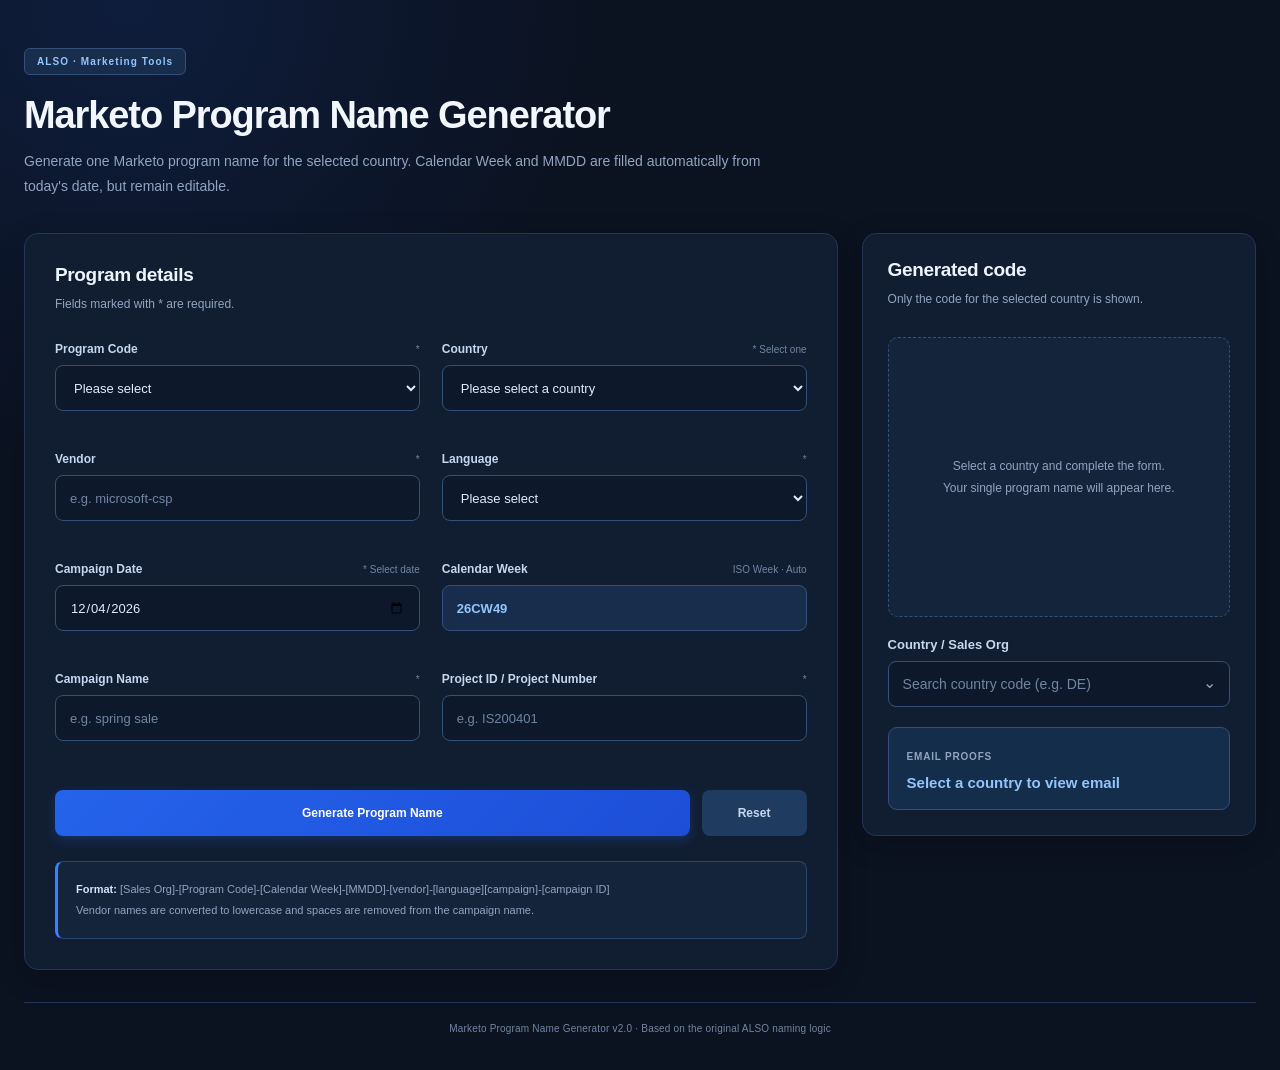
<file: tools/marketo/index.html>
<!doctype html>
<html lang="en">
  <head>
    <meta charset="UTF-8" />
    <meta name="viewport" content="width=device-width, initial-scale=1.0" />
    <title>Marketo Program Name Generator v2.0</title>
    <style>
      
:root {
  --bg: #0b1220;
  --card: #111e32;
  --text: #e2eaf8;
  --muted: #91a4c0;
  --border: #243653;

  --accent: #3b82f6;
  --accent-dark: #60a5fa;
  --accent-soft: #172d4b;

  --success: #34d399;
  --danger: #f87171;

  --shadow: 0 8px 30px rgba(0, 0, 0, 0.18);
  --shadow-hover: 0 12px 36px rgba(0, 0, 0, 0.25);

  --radius: 14px;
}

* {
  box-sizing: border-box;
}

body {
  margin: 0;
  min-height: 100vh;
  font-family: Inter, "Segoe UI", Arial, sans-serif;
  color: var(--text);

  background:
    radial-gradient(
      circle at 10% 0%,
      rgba(37, 99, 235, 0.14),
      transparent 30%
    ),
    var(--bg);

  -webkit-font-smoothing: antialiased;
}

/* PAGE */

.page {
  width: min(1240px, calc(100% - 48px));
  margin: auto;
  padding: 48px 0 36px;
}

/* HEADER */

.hero {
  margin-bottom: 34px;
}

.eyebrow {
  display: inline-flex;
  align-items: center;
  gap: 8px;
  padding: 7px 12px;

  border: 1px solid #345078;
  border-radius: 6px;

  background: var(--accent-soft);
  color: #93c5fd;

  font-size: 10px;
  font-weight: 800;
  letter-spacing: 1.1px;
}

h1 {
  margin: 18px 0 10px;
  font-size: clamp(28px, 4vw, 38px);
  line-height: 1.2;
  font-weight: 750;
  letter-spacing: -1.1px;
  color: #f1f6ff;
}

.subtitle {
  max-width: 760px;
  margin: 0;
  color: var(--muted);
  font-size: 14px;
  line-height: 1.8;
}

/* MAIN LAYOUT */

.layout {
  display: grid;
  grid-template-columns: minmax(0, 1.65fr) minmax(310px, 0.8fr);
  gap: 24px;
  align-items: start;
}

/* CARDS */

.card {
  background: var(--card);
  border: 1px solid var(--border);
  border-radius: var(--radius);
  box-shadow: var(--shadow);
  transition: box-shadow 0.25s ease;
}

.card:hover {
  box-shadow: var(--shadow-hover);
}

.form-card {
  padding: 30px;
}

.section-title {
  margin: 0 0 8px;
  font-size: 19px;
  font-weight: 750;
  letter-spacing: -0.35px;
  color: #edf4ff;
}

.section-help {
  margin: 0 0 28px;
  color: var(--muted);
  font-size: 12px;
  line-height: 1.7;
}

/* FORM GRID */

.form-grid {
  display: grid;
  grid-template-columns: 1fr 1fr;
  gap: 20px 22px;
}

.field {
  min-width: 0;
}

.field.full {
  grid-column: 1 / -1;
}

/* LABELS */

label {
  display: flex;
  align-items: center;
  justify-content: space-between;
  gap: 8px;
  margin-bottom: 9px;
  color: #c5d7ef;
  font-size: 12px;
  font-weight: 700;
}

.hint {
  color: #7185a3;
  font-size: 10px;
  font-weight: 500;
}

/* INPUTS */

input,
select {
  width: 100%;
  height: 46px;
  padding: 0 14px;

  border: 1px solid #345078;
  border-radius: 8px;

  background: #0d192b;
  color: var(--text);

  font-family: inherit;
  font-size: 13px;

  outline: none;
  transition: all 0.2s ease;
}

input:hover,
select:hover {
  border-color: #5276a6;
}

input:focus,
select:focus {
  border-color: var(--accent);
  box-shadow: 0 0 0 3px rgba(59, 130, 246, 0.14);
}

input::placeholder {
  color: #7185a3;
}

input[readonly] {
  background: #172d4b;
  color: #93c5fd;
  border-color: #345078;
  font-weight: 750;
  cursor: default;
}

/* COUNTRY FIELD */

.country-field {
  padding: 17px;
  border: 1px solid #345078;
  border-radius: 11px;

  background: linear-gradient(
    135deg,
    #172d4b,
    #13243c
  );
}

.country-field label {
  color: #93c5fd;
}

.country-field select {
  border-color: #345078;
  background-color: #0d192b;
}

/* VALIDATION */

.error {
  min-height: 15px;
  margin-top: 6px;
  color: var(--danger);
  font-size: 10px;
  font-weight: 500;
}

/* BUTTONS */

.actions {
  display: flex;
  gap: 12px;
  margin-top: 8px;
}

button {
  min-height: 46px;
  padding: 0 20px;
  border: none;
  border-radius: 8px;

  font-family: inherit;
  font-size: 12px;
  font-weight: 750;

  cursor: pointer;
  transition: all 0.2s ease;
}

button:hover {
  transform: translateY(-2px);
}

button:active {
  transform: translateY(0);
}

.primary {
  flex: 1;

  background: linear-gradient(
    135deg,
    #2563eb,
    #1d4ed8
  );

  color: #fff;

  box-shadow: 0 4px 12px rgba(37, 99, 235, 0.25);
}

.primary:hover {
  background: linear-gradient(
    135deg,
    #3b82f6,
    #2563eb
  );

  box-shadow: 0 6px 16px rgba(37, 99, 235, 0.32);
}

.secondary {
  min-width: 105px;
  background: #203b60;
  color: #c5d7ef;
}

.secondary:hover {
  background: #294c78;
}

/* FORMAT NOTES */

.notes {
  margin-top: 25px;
  padding: 17px 18px;

  border: 1px solid #294568;
  border-left: 3px solid var(--accent);
  border-radius: 8px;

  background: #14243b;
  color: #91a4c0;

  font-size: 11px;
  line-height: 1.9;
}

.notes strong {
  color: #d5e4f8;
}

/* RESULT CARD */

.result-card {
  position: sticky;
  top: 22px;
  padding: 25px;
}

.result-empty {
  display: flex;
  min-height: 280px;
  align-items: center;
  justify-content: center;

  padding: 25px;

  border: 1.5px dashed #345078;
  border-radius: 10px;

  background: #14243b;
  color: #91a4c0;

  font-size: 12px;
  line-height: 1.9;
  text-align: center;
}

.result {
  display: none;
}

.result.visible {
  display: block;
  animation: resultFade 0.3s ease;
}

@keyframes resultFade {
  from {
    opacity: 0;
    transform: translateY(8px);
  }
  to {
    opacity: 1;
    transform: translateY(0);
  }
}

/* RESULT BADGE */

.result-badge {
  display: inline-flex;
  align-items: center;

  padding: 7px 11px;
  border-radius: 6px;

  background: #103b36;
  color: #34d399;

  font-size: 10px;
  font-weight: 800;
  letter-spacing: 0.7px;
}

/* RESULT DETAILS */

.result-country {
  margin: 17px 0 6px;
  font-size: 21px;
  font-weight: 750;
  letter-spacing: -0.4px;
  color: #edf4ff;
}

.result-meta {
  color: var(--muted);
  font-size: 11px;
  line-height: 1.7;
}

/* GENERATED CODE */

.code-box {
  margin: 22px 0 14px;
  padding: 19px;

  border: 1px solid #294568;
  border-radius: 10px;

  background: #091323;
  color: #93c5fd;

  word-break: break-all;
  overflow-wrap: anywhere;

  font-family: "Consolas", "Courier New", monospace;
  font-size: 12px;
  line-height: 2;
  letter-spacing: 0.2px;
}

/* COPY BUTTON */

.copy {
  width: 100%;
  background: #2563eb;
  color: #fff;
  box-shadow: 0 4px 12px rgba(37, 99, 235, 0.2);
}

.copy:hover {
  background: #3b82f6;
}

/* FOOTER */

.footer {
  margin-top: 32px;
  padding-top: 20px;

  border-top: 1px solid var(--border);

  color: #7185a3;
  font-size: 10px;
  text-align: center;
  letter-spacing: 0.2px;
}

/* RESPONSIVE */

@media (max-width: 900px) {
  .layout {
    grid-template-columns: 1fr;
  }

  .result-card {
    position: static;
  }

  .result-empty {
    min-height: 200px;
  }
}

@media (max-width: 600px) {
  .page {
    width: calc(100% - 28px);
    padding: 28px 0;
  }

  .hero {
    margin-bottom: 24px;
  }

  h1 {
    font-size: 27px;
  }

  .subtitle {
    font-size: 13px;
  }

  .form-grid {
    grid-template-columns: 1fr;
    gap: 14px;
  }

  .field.full {
    grid-column: auto;
  }

  .form-card,
  .result-card {
    padding: 19px;
  }

  .actions {
    flex-direction: column;
  }

  .actions button {
    width: 100%;
  }

  .result-country {
    font-size: 19px;
  }
}

/* =========================================================
   COUNTRY LOOKUP
========================================================= */

.lookup-container {
  position: relative;
  max-width: 450px;
  margin-top: 20px;
  font-family: Inter, Arial, sans-serif;
}

.lookup-container label {
  display: block;
  margin-bottom: 9px;
  font-size: 13px;
  font-weight: 650;
  color: #c5d7ef;
}

.input-wrapper {
  position: relative;
}

#countryInput {
  width: 100%;
  height: 46px;
  padding: 0 40px 0 14px;

  border: 1px solid #345078;
  border-radius: 8px;

  font-size: 14px;
  outline: none;

  background: #0d192b;
  color: var(--text);

  box-sizing: border-box;
}

#countryInput:focus {
  border-color: #3b82f6;
  box-shadow: 0 0 0 3px rgba(59, 130, 246, 0.14);
}

.dropdown-icon {
  position: absolute;
  right: 14px;
  top: 12px;
  color: #91a4c0;
  pointer-events: none;
}

.suggestions {
  display: none;
  position: absolute;
  top: 75px;
  left: 0;
  width: 100%;
  max-height: 320px;
  overflow-y: auto;

  background: #14243b;
  border: 1px solid #345078;
  border-radius: 8px;

  box-shadow: 0 8px 24px rgba(0, 0, 0, 0.3);
  z-index: 100;
}

.suggestion-item {
  padding: 12px 14px;
  font-size: 13px;
  cursor: pointer;

  color: #d5e4f8;
  border-bottom: 1px solid #243653;
}

.suggestion-item:hover {
  background: #1b3557;
  color: #93c5fd;
}

.email-result {
  margin-top: 20px;
  padding: 18px;

  background: #142d4a;
  border: 1px solid #345078;
  border-radius: 9px;
}

.result-label {
  font-size: 10px;
  font-weight: 700;
  color: #91a4c0;
  letter-spacing: 0.08em;
}

#emailValue {
  margin-top: 10px;
  font-size: 15px;
  font-weight: 700;
  color: #93c5fd;
  word-break: break-all;
}

#copyEmail {
  margin-top: 14px;
  padding: 9px 16px;

  background: #2563eb;
  color: white;

  border: 0;
  border-radius: 6px;
  cursor: pointer;
}

#copyEmail:hover {
  background: #3b82f6;
}

    </style>
  </head>
  <body>
    <main class="page">
      <header class="hero">
        <span class="eyebrow">ALSO · Marketing Tools</span>
        <h1>Marketo Program Name Generator</h1>
        <p class="subtitle">Generate one Marketo program name for the selected country. Calendar Week and MMDD are filled automatically from today's date, but remain editable.</p>
      </header>

      <div class="layout">
        <section class="card form-card">
          <h2 class="section-title">Program details</h2>
          <p class="section-help">Fields marked with * are required.</p>

          <form id="generatorForm" novalidate>
            <div class="form-grid">
              <div class="field">
                <label for="ProgramCode">Program Code <span class="hint">*</span></label>
                <select id="ProgramCode" required>
                  <option value="">Please select</option>
                  <option value="ES">ES — Email Send (Email Program)</option>
                  <option value="LE">LE — Live Event (Roadshow)</option>
                  <option value="LI">LI — List Import</option>
                  <option value="NL">NL — Newsletter</option>
                  <option value="NUR">NUR — Nurture (Engagement Program)</option>
                  <option value="OA">OA — Online Advertising</option>
                  <option value="PPC">PPC — Pay Per Click</option>
                  <option value="TS">TS — Tradeshow</option>
                  <option value="WBN">WBN — Webinar</option>
                  <option value="WC">WC — Website Content</option>
                  <option value="WR">WR — Web Request Form</option>
                </select>
                <div class="error" id="error-ProgramCode"></div>
              </div>

              <div class="field">
                <label for="Country">Country <span class="hint">* Select one</span></label>
                <select id="Country" required>
                  <option value="">Please select a country</option>
                  <option value="DE">Germany (1010)</option>
                  <option value="EN">International (1550)</option>
                  <option value="FR">France (2000)</option>
                  <option value="AT">Austria (2200)</option>
                  <option value="BE">Belgium (2320)</option>
                  <option value="NL">Netherlands (2420)</option>
                  <option value="UK">United Kingdom (2510)</option>
                  <option value="ES">Spain (2610)</option>
                  <option value="PT">Portugal (2640)</option>
                  <option value="IT">Italy (2710)</option>
                  <option value="DK">Denmark (2800)</option>
                  <option value="NO">Norway (2900)</option>
                  <option value="SE">Sweden (3100)</option>
                  <option value="EE">Estonia (5110)</option>
                  <option value="LV">Latvia (5210)</option>
                  <option value="LT">Lithuania (5310)</option>
                  <option value="PL">Poland (5410)</option>
                  <option value="FI">Finland (5710)</option>
                  <option value="SI">Slovenia (5820)</option>
                  <option value="HR">Croatia (5830)</option>
                  <option value="SK">Slovakia (5840)</option>
                  <option value="CZ">Czech Republic (5845)</option>
                  <option value="HU">Hungary (5850)</option>
                  <option value="RO">Romania (5860)</option>
                  <option value="BG">Bulgaria (5870)</option>
                  <option value="SER">Serbia (5881)</option>
                  <option value="ME">Montenegro (5895)</option>
                  <option value="EN">International (6000)</option>
                  <option value="CH">Switzerland (6110)</option>
                  <option value="UZ">Uzbekistan (7210)</option>
                  <option value="KZ">Kazakhastan (7220)</option>
                  <option value="AZ">Azerbaijan (7230)</option>
                </select>
                <div class="error" id="error-Country"></div>
              </div>

              <div class="field">
                <label for="Vendor">Vendor <span class="hint">*</span></label>
                <input type="text" id="Vendor" list="vendor-list" autocomplete="off" placeholder="e.g. microsoft-csp" required />
                <datalist id="vendor-list">
                  <option value="1&amp;1-IONOS">1&amp;1-IONOS</option>
                  <option value="3DCONNEXION">3DCONNEXION</option>
                  <option value="3M">3M</option>
                  <option value="4WORLD">4WORLD</option>
                  <option value="A-DATA">A-DATA</option>
                  <option value="A4TECH">A4TECH</option>
                  <option value="ACER">ACER</option>
                  <option value="ACER-MONITOR">ACER-MONITOR</option>
                  <option value="ACRONIS">ACRONIS</option>
                  <option value="ACTIVISION">ACTIVISION</option>
                  <option value="ADERIAN">ADERIAN</option>
                  <option value="ADOBE">ADOBE</option>
                  <option value="AGFEO">AGFEO</option>
                  <option value="AIRSLATE">AIRSLATE</option>
                  <option value="AKYGA">AKYGA</option>
                  <option value="ALCATEL-LUCENT">ALCATEL-LUCENT</option>
                  <option value="ALLIED-TELESIS">ALLIED-TELESIS</option>
                  <option value="ALSO">ALSO</option>
                  <option value="ALSO Recommerce">ALSO Recommerce</option>
                  <option value="AMD">AMD</option>
                  <option value="ANKI">ANKI</option>
                  <option value="AOC-INTERNATIONAL">AOC-INTERNATIONAL</option>
                  <option value="APACER">APACER</option>
                  <option value="APC">APC</option>
                  <option value="APPLE">APPLE</option>
                  <option value="APPLICATIELINK">APPLICATIELINK</option>
                  <option value="ARCSERVE">ARCSERVE</option>
                  <option value="ART">ART</option>
                  <option value="ARUBA">ARUBA</option>
                  <option value="ASROCK">ASROCK</option>
                  <option value="ASSMANN-ELECTRONIC">ASSMANN-ELECTRONIC</option>
                  <option value="ASUS">ASUS</option>
                  <option value="ATEN">ATEN</option>
                  <option value="AUERSWALD">AUERSWALD</option>
                  <option value="AUREA-SOFTWARE">AUREA-SOFTWARE</option>
                  <option value="AV-STUMPFL">AV-STUMPFL</option>
                  <option value="AVER-INDORMATION">AVER-INDORMATION</option>
                  <option value="AVERPOINT">AVERPOINT</option>
                  <option value="AVM">AVM</option>
                  <option value="AXIS-COMMUNICATIONS">AXIS-COMMUNICATIONS</option>
                  <option value="AZON">AZON</option>
                  <option value="BARCO">BARCO</option>
                  <option value="BARRACUDA">BARRACUDA</option>
                  <option value="BASF-3D">BASF-3D</option>
                  <option value="BELKIN">BELKIN</option>
                  <option value="BENQ">BENQ</option>
                  <option value="BINTEC-ELMEG">BINTEC-ELMEG</option>
                  <option value="BLAUPUNKT">BLAUPUNKT</option>
                  <option value="BLIZZARD-ENTERTAINMENT">BLIZZARD-ENTERTAINMENT</option>
                  <option value="BLUEWALKER">BLUEWALKER</option>
                  <option value="BMG">BMG</option>
                  <option value="BOSE">BOSE</option>
                  <option value="BRIDGE">BRIDGE</option>
                  <option value="BROTHER">BROTHER</option>
                  <option value="C4B">C4B</option>
                  <option value="CAMBIUM-NETWORKS">CAMBIUM-NETWORKS</option>
                  <option value="CANDY">CANDY</option>
                  <option value="CANON">CANON</option>
                  <option value="CANON-LFP">CANON-LFP</option>
                  <option value="CANON-SCANNER">CANON-SCANNER</option>
                  <option value="CANON-SUPPLIES">CANON-SUPPLIES</option>
                  <option value="CENOR">CENOR</option>
                  <option value="CHECK-POINT">CHECK-POINT</option>
                  <option value="CHERRY">CHERRY</option>
                  <option value="CHIEFTEC">CHIEFTEC</option>
                  <option value="CIRTRIX">CIRTRIX</option>
                  <option value="CISCO">CISCO</option>
                  <option value="CLOUD-TECHNOLOGY-SOLUTIONS">CLOUD-TECHNOLOGY-SOLUTIONS</option>
                  <option value="Club-3D-BV">Club-3D-BV</option>
                  <option value="COMDIS">COMDIS</option>
                  <option value="CONGSTAR">CONGSTAR</option>
                  <option value="CONTOUR-DESIGN">CONTOUR-DESIGN</option>
                  <option value="COOLER-MASTER">COOLER-MASTER</option>
                  <option value="COREL">COREL</option>
                  <option value="CORSAIR">CORSAIR</option>
                  <option value="CRAFTUNIQUE">CRAFTUNIQUE</option>
                  <option value="CREAFORM">CREAFORM</option>
                  <option value="CRICUT">CRICUT</option>
                  <option value="CROWDSTRIKE">CROWDSTRIKE</option>
                  <option value="CSB">CSB</option>
                  <option value="CYBER-POWER">CYBER-POWER</option>
                  <option value="D-LINK">D-LINK</option>
                  <option value="DATA-AND-MORE">DATA-AND-MORE</option>
                  <option value="DATTO">DATTO</option>
                  <option value="DELL">DELL</option>
                  <option value="DELL-COMPUTERS">DELL-COMPUTERS</option>
                  <option value="DELOCK">DELOCK</option>
                  <option value="DEMANT-SOUND">DEMANT-SOUND</option>
                  <option value="DICTOTA">DICTOTA</option>
                  <option value="DIGICERT">DIGICERT</option>
                  <option value="DIGITUS">DIGITUS</option>
                  <option value="DJI">DJI</option>
                  <option value="DORO">DORO</option>
                  <option value="DROPBOX">DROPBOX</option>
                  <option value="DROPSUITE">DROPSUITE</option>
                  <option value="DYEMANSION">DYEMANSION</option>
                  <option value="DYNABOOK">DYNABOOK</option>
                  <option value="EATON">EATON</option>
                  <option value="EDIMAX">EDIMAX</option>
                  <option value="EFB">EFB</option>
                  <option value="EIZO">EIZO</option>
                  <option value="ELECTRONIC-ARTS">ELECTRONIC-ARTS</option>
                  <option value="ELITE-SCREENS">ELITE-SCREENS</option>
                  <option value="EMC">EMC</option>
                  <option value="ENERGENIE-BY-GEMBIRD">ENERGENIE-BY-GEMBIRD</option>
                  <option value="EPSON">EPSON</option>
                  <option value="ERGOTRON">ERGOTRON</option>
                  <option value="ESET">ESET</option>
                  <option value="ESPERANZA">ESPERANZA</option>
                  <option value="ESR">ESR</option>
                  <option value="ESTOS">ESTOS</option>
                  <option value="Euronic">Euronic</option>
                  <option value="EVE-SYSTEMS">EVE-SYSTEMS</option>
                  <option value="EVER">EVER</option>
                  <option value="EXTRALINK">EXTRALINK</option>
                  <option value="FANVIL">FANVIL</option>
                  <option value="FELLOWES">FELLOWES</option>
                  <option value="FORTINET">FORTINET</option>
                  <option value="FRACTAL DESIGN">FRACTAL DESIGN</option>
                  <option value="FUJITSU">FUJITSU</option>
                  <option value="FUJITSU-CCD">FUJITSU-CCD</option>
                  <option value="FUJITSU-SCANNER">FUJITSU-SCANNER</option>
                  <option value="G-SKILL">G-SKILL</option>
                  <option value="GAINWARD-EUROPE">GAINWARD-EUROPE</option>
                  <option value="GEMBIRD">GEMBIRD</option>
                  <option value="General Computer">General Computer</option>
                  <option value="GETT-GERÄTETECHNIK">GETT-GERÄTETECHNIK</option>
                  <option value="GFI-SOFTWARE">GFI-SOFTWARE</option>
                  <option value="GIGABYTE">GIGABYTE</option>
                  <option value="GIGASET">GIGASET</option>
                  <option value="GIGASET-CONSUMER">GIGASET-CONSUMER</option>
                  <option value="GIGASET-PRO">GIGASET-PRO</option>
                  <option value="GN-NETCOM">GN-NETCOM</option>
                  <option value="GO-EUROPE">GO-EUROPE</option>
                  <option value="GOODRAM">GOODRAM</option>
                  <option value="GoTo">GoTo</option>
                  <option value="GREEN-CELL">GREEN-CELL</option>
                  <option value="GREENBONE">GREENBONE</option>
                  <option value="GRIFFIN">GRIFFIN</option>
                  <option value="HAMA">HAMA</option>
                  <option value="HGST">HGST</option>
                  <option value="HISENSE">HISENSE</option>
                  <option value="HITACHI-LG">HITACHI-LG</option>
                  <option value="HP">HP</option>
                  <option value="HP-COMPUTING">HP-COMPUTING</option>
                  <option value="HP-Hardware">HP-Hardware</option>
                  <option value="HP-PRINTING">HP-PRINTING</option>
                  <option value="HP-SUPPLIES">HP-SUPPLIES</option>
                  <option value="HPE">HPE</option>
                  <option value="HUAWEI">HUAWEI</option>
                  <option value="I-TEC">I-TEC</option>
                  <option value="IBM-CLOUD">IBM-CLOUD</option>
                  <option value="IBM-HARDWARE">IBM-HARDWARE</option>
                  <option value="IBM-SOFTWARE">IBM-SOFTWARE</option>
                  <option value="IC-INTRACOM">IC-INTRACOM</option>
                  <option value="IIYAMA">IIYAMA</option>
                  <option value="INCASE">INCASE</option>
                  <option value="INCIPIO">INCIPIO</option>
                  <option value="INNO3D">INNO3D</option>
                  <option value="INNOFIL3D">INNOFIL3D</option>
                  <option value="INNOVISION">INNOVISION</option>
                  <option value="INSYS">INSYS</option>
                  <option value="INTEGRAL-MEMORY-PLC">INTEGRAL-MEMORY-PLC</option>
                  <option value="INTEL">INTEL</option>
                  <option value="INTER-TECH">INTER-TECH</option>
                  <option value="INTRA2NET">INTRA2NET</option>
                  <option value="IVANTI">IVANTI</option>
                  <option value="JABRA">JABRA</option>
                  <option value="JJ-COMPUTER">JJ-COMPUTER</option>
                  <option value="KASPERKY-LAB">KASPERKY-LAB</option>
                  <option value="KEMP-TECHNOLOGIES">KEMP-TECHNOLOGIES</option>
                  <option value="KFA2">KFA2</option>
                  <option value="KINGSTON">KINGSTON</option>
                  <option value="Kodak">Kodak</option>
                  <option value="KONFTEL-AB">KONFTEL-AB</option>
                  <option value="KONICA-MINOLTA">KONICA-MINOLTA</option>
                  <option value="KRAMER">KRAMER</option>
                  <option value="KYOCERA">KYOCERA</option>
                  <option value="LACIE">LACIE</option>
                  <option value="LANBERG">LANBERG</option>
                  <option value="LANCOM">LANCOM</option>
                  <option value="LastPass">LastPass</option>
                  <option value="LEITZ-ACCO-BRANDS">LEITZ-ACCO-BRANDS</option>
                  <option value="LENOVO">LENOVO</option>
                  <option value="LENOVO-IDG">LENOVO-IDG</option>
                  <option value="LENOVO-ISG">LENOVO-ISG</option>
                  <option value="LETSIGNIT">LETSIGNIT</option>
                  <option value="LEXMARK">LEXMARK</option>
                  <option value="LEXWARE">LEXWARE</option>
                  <option value="LG-DISPLAYS">LG-DISPLAYS</option>
                  <option value="LG-SMART-SIGNAGE">LG-SMART-SIGNAGE</option>
                  <option value="LINDY">LINDY</option>
                  <option value="LINKSYS">LINKSYS</option>
                  <option value="LISTAN">LISTAN</option>
                  <option value="LOGILINK">LOGILINK</option>
                  <option value="LOGITECH">LOGITECH</option>
                  <option value="MANHATTAN">MANHATTAN</option>
                  <option value="MATERIALISE">MATERIALISE</option>
                  <option value="MCAFEE-IRELAND">MCAFEE-IRELAND</option>
                  <option value="MEDIA-TECH">MEDIA-TECH</option>
                  <option value="Mediacom">Mediacom</option>
                  <option value="MEDION">MEDION</option>
                  <option value="MGE-USV-SYSTEME">MGE-USV-SYSTEME</option>
                  <option value="MICROFOCUS">MICROFOCUS</option>
                  <option value="MICROSOFT">MICROSOFT</option>
                  <option value="MICROSOFT-CSP">MICROSOFT-CSP</option>
                  <option value="MICROSOFT-OEM">MICROSOFT-OEM</option>
                  <option value="MICROSOFT-SURFACE">MICROSOFT-SURFACE</option>
                  <option value="MICROSOFT-SURFACEHUB">MICROSOFT-SURFACEHUB</option>
                  <option value="MIKROTIK">MIKROTIK</option>
                  <option value="MILESTONES-SYSTEMS-A/S">MILESTONES-SYSTEMS-A/S</option>
                  <option value="MITEL">MITEL</option>
                  <option value="MMD-MONITORS-DISPLAYS">MMD-MONITORS-DISPLAYS</option>
                  <option value="MOTORLA">MOTORLA</option>
                  <option value="MSI">MSI</option>
                  <option value="MULTIVENDOR">MULTIVENDOR</option>
                  <option value="MW">MW</option>
                  <option value="N-ABLE">N-ABLE</option>
                  <option value="NATEC">NATEC</option>
                  <option value="NCP">NCP</option>
                  <option value="NEC-DISPLAY-SOLUTIONS">NEC-DISPLAY-SOLUTIONS</option>
                  <option value="NEOLT-FACTORY">NEOLT-FACTORY</option>
                  <option value="NEOMOUNTS">NEOMOUNTS</option>
                  <option value="NET-AT-WORK">NET-AT-WORK</option>
                  <option value="NETAPP">NETAPP</option>
                  <option value="NETGEAR">NETGEAR</option>
                  <option value="NETRACK">NETRACK</option>
                  <option value="NEWSTAR">NEWSTAR</option>
                  <option value="NEXT-CONCEPT">NEXT-CONCEPT</option>
                  <option value="NORTONLIFELOCK">NORTONLIFELOCK</option>
                  <option value="NUTANIX">NUTANIX</option>
                  <option value="NVIDIA">NVIDIA</option>
                  <option value="OCTOGATE">OCTOGATE</option>
                  <option value="OKI">OKI</option>
                  <option value="OPTOMA">OPTOMA</option>
                  <option value="ORVALDI">ORVALDI</option>
                  <option value="OTTER-PRODUCTS">OTTER-PRODUCTS</option>
                  <option value="PALIT">PALIT</option>
                  <option value="PANASONIC">PANASONIC</option>
                  <option value="PANDUIT">PANDUIT</option>
                  <option value="PARAT">PARAT</option>
                  <option value="PARTNER-CARE-EUROPE">PARTNER-CARE-EUROPE</option>
                  <option value="PATRIOT-MEMORY">PATRIOT-MEMORY</option>
                  <option value="PATRONICS">PATRONICS</option>
                  <option value="PEACOCK">PEACOCK</option>
                  <option value="PEERLESS-AV">PEERLESS-AV</option>
                  <option value="PELCO">PELCO</option>
                  <option value="PERSONDATASUPPORT">PERSONDATASUPPORT</option>
                  <option value="PHILIPS">PHILIPS</option>
                  <option value="PIXMINDS">PIXMINDS</option>
                  <option value="PLENOM">PLENOM</option>
                  <option value="PNY">PNY</option>
                  <option value="Poly">Poly</option>
                  <option value="POLYCOM">POLYCOM</option>
                  <option value="PORT-DESIGNS">PORT-DESIGNS</option>
                  <option value="POWERCOLOR-TUL">POWERCOLOR-TUL</option>
                  <option value="PRICE-INTERNATIONAL">PRICE-INTERNATIONAL</option>
                  <option value="PRINTRONIX">PRINTRONIX</option>
                  <option value="PROMETHEAN">PROMETHEAN</option>
                  <option value="QNAP-SYSTEMS">QNAP-SYSTEMS</option>
                  <option value="QOLTEC">QOLTEC</option>
                  <option value="QS-SOLUTIONS">QS-SOLUTIONS</option>
                  <option value="Qualcomm">Qualcomm</option>
                  <option value="QUANTUM">QUANTUM</option>
                  <option value="RAIDSONIC">RAIDSONIC</option>
                  <option value="RAZER">RAZER</option>
                  <option value="REALME">REALME</option>
                  <option value="REALWEAR">REALWEAR</option>
                  <option value="REFURB">REFURB</option>
                  <option value="REINER-KARTENGERÄTE">REINER-KARTENGERÄTE</option>
                  <option value="RICOH">RICOH</option>
                  <option value="Rinovo">Rinovo</option>
                  <option value="RITTAL">RITTAL</option>
                  <option value="ROOMZ">ROOMZ</option>
                  <option value="RSA-SECURITY">RSA-SECURITY</option>
                  <option value="SAMSUNG">SAMSUNG</option>
                  <option value="SAMSUNG GSM">SAMSUNG GSM</option>
                  <option value="SAMSUNG-MOBILE">SAMSUNG-MOBILE</option>
                  <option value="SAMSUNG-STORAGE">SAMSUNG-STORAGE</option>
                  <option value="SANDBERG">SANDBERG</option>
                  <option value="SANDISK">SANDISK</option>
                  <option value="SANUS">SANUS</option>
                  <option value="SAPPHIRE">SAPPHIRE</option>
                  <option value="SEAGATE">SEAGATE</option>
                  <option value="SEAMCOM">SEAMCOM</option>
                  <option value="SECOMP">SECOMP</option>
                  <option value="SEH">SEH</option>
                  <option value="SENNHEISER">SENNHEISER</option>
                  <option value="SHARP">SHARP</option>
                  <option value="SILEX-TECHNOLOGY-EUROPE">SILEX-TECHNOLOGY-EUROPE</option>
                  <option value="SILICON-POWER-COMPUTER-COMMUNICATION">SILICON-POWER-COMPUTER-COMMUNICATION</option>
                  <option value="SK-HYNIX-NAND-PRODUCT-SOLUTIONS">SK-HYNIX-NAND-PRODUCT-SOLUTIONS</option>
                  <option value="SMART-TECHNOLOGIES-ULC">SMART-TECHNOLOGIES-ULC</option>
                  <option value="SMS-EVOKO-GROUP">SMS-EVOKO-GROUP</option>
                  <option value="SNOM-TECHNOLOGY">SNOM-TECHNOLOGY</option>
                  <option value="SOLARWINDS">SOLARWINDS</option>
                  <option value="SONOS">SONOS</option>
                  <option value="SONY">SONY</option>
                  <option value="SOPHOS">SOPHOS</option>
                  <option value="STARTECH.COM">STARTECH.COM</option>
                  <option value="STATIC-CONTROL">STATIC-CONTROL</option>
                  <option value="Sum Up">Sum Up</option>
                  <option value="SUPER-MICRO-COMPUTER">SUPER-MICRO-COMPUTER</option>
                  <option value="SUUNTO">SUUNTO</option>
                  <option value="SYNOLOGY">SYNOLOGY</option>
                  <option value="TALLY-GENICOM">TALLY-GENICOM</option>
                  <option value="TANDBERG-DATA">TANDBERG-DATA</option>
                  <option value="TARGUS">TARGUS</option>
                  <option value="TEAM-GROUP">TEAM-GROUP</option>
                  <option value="TEAMVIEWER">TEAMVIEWER</option>
                  <option value="TECHLY">TECHLY</option>
                  <option value="TECHLY-PRO">TECHLY-PRO</option>
                  <option value="TELEKOM-DEUTSCHLAND">TELEKOM-DEUTSCHLAND</option>
                  <option value="TENDA-TECHNOLOGY">TENDA-TECHNOLOGY</option>
                  <option value="Teqcycle">Teqcycle</option>
                  <option value="Termozeta">Termozeta</option>
                  <option value="TOSHIBA-EUROPE">TOSHIBA-EUROPE</option>
                  <option value="TP-LINK">TP-LINK</option>
                  <option value="TP-VISION">TP-VISION</option>
                  <option value="TRACER">TRACER</option>
                  <option value="TRANSCEND">TRANSCEND</option>
                  <option value="TRUST">TRUST</option>
                  <option value="TWELVE-SOUTH">TWELVE-SOUTH</option>
                  <option value="UBIQUITI-NETWORKS">UBIQUITI-NETWORKS</option>
                  <option value="UGREEN">UGREEN</option>
                  <option value="UNIFY">UNIFY</option>
                  <option value="URBAN-FACTORY">URBAN-FACTORY</option>
                  <option value="VADE-SECURE">VADE-SECURE</option>
                  <option value="VAXTOR">VAXTOR</option>
                  <option value="VEEAM">VEEAM</option>
                  <option value="VERBATIM">VERBATIM</option>
                  <option value="VERTIV">VERTIV</option>
                  <option value="VIDIS-S.A.">VIDIS-S.A.</option>
                  <option value="VIEWSONIC">VIEWSONIC</option>
                  <option value="VIVO-MOBILE-COMMUNICATION">VIVO-MOBILE-COMMUNICATION</option>
                  <option value="VMWARE">VMWARE</option>
                  <option value="WACOM">WACOM</option>
                  <option value="WATCHGUARD">WATCHGUARD</option>
                  <option value="WESTERN-DIGITAL">WESTERN-DIGITAL</option>
                  <option value="WHITENERGY">WHITENERGY</option>
                  <option value="WIKO">WIKO</option>
                  <option value="WITHINGS">WITHINGS</option>
                  <option value="WITHSECURE">WITHSECURE</option>
                  <option value="XEROX">XEROX</option>
                  <option value="XFX">XFX</option>
                  <option value="XIAOMI">XIAOMI</option>
                  <option value="XIAOMI-ECO">XIAOMI-ECO</option>
                  <option value="XTON">XTON</option>
                  <option value="Yashi">Yashi</option>
                  <option value="YEALINK">YEALINK</option>
                  <option value="ZALMAN">ZALMAN</option>
                  <option value="ZEBRA">ZEBRA</option>
                  <option value="ZEPP">ZEPP</option>
                  <option value="ZIMBRA">ZIMBRA</option>
                  <option value="ZOTAC">ZOTAC</option>
                  <option value="ZYXEL">ZYXEL</option>
                </datalist>
                <div class="error" id="error-Vendor"></div>
              </div>

              <div class="field">
                <label for="Language">Language <span class="hint">*</span></label>
                <select id="Language" required>
                  <option value="">Please select</option>
                  <option value="DE">DE</option>
<option value="EN">EN</option>
<option value="FR">FR</option>
<option value="AT">AT</option>
<option value="BE">BE</option>
<option value="NL">NL</option>
<option value="UK">UK</option>
<option value="ES">ES</option>
<option value="PT">PT</option>
<option value="IT">IT</option>
<option value="DK">DK</option>
<option value="NO">NO</option>
<option value="SE">SE</option>
<option value="EE">EE</option>
<option value="LV">LV</option>
<option value="LT">LT</option>
<option value="PL">PL</option>
<option value="FI">FI</option>
<option value="SI">SI</option>
<option value="HR">HR</option>
<option value="SK">SK</option>
<option value="CZ">CZ</option>
<option value="HU">HU</option>
<option value="RO">RO</option>
<option value="BG">BG</option>
<option value="RS">RS</option>
<option value="ME">ME</option>
<option value="CH">CH</option>
<option value="UZ">UZ</option>
<option value="KZ">KZ</option>
<option value="AZ">AZ</option>
                </select>
                <div class="error" id="error-Language"></div>
              </div>

              <div class="field">
                <label for="campaignDate">
                  Campaign Date
                  <span class="hint">* Select date</span>
                </label>
                <input type="date" id="campaignDate" required />
                <div class="error" id="error-campaignDate"></div>
              </div>

              <div class="field">
                <label for="calendarWeek">
                  Calendar Week
                  <span class="hint">ISO Week · Auto</span>
                </label>
                <input type="text" id="calendarWeek" placeholder="YYCWXX" readonly />
                <div class="error" id="error-calendarWeek"></div>
              </div>

              <div class="field">
                <label for="CampaignName">Campaign Name <span class="hint">*</span></label>
                <input type="text" id="CampaignName" placeholder="e.g. spring sale" required />
                <div class="error" id="error-CampaignName"></div>
              </div>

              <div class="field">
                <label for="CampaignID">Project ID / Project Number <span class="hint">*</span></label>
                <input type="text" id="CampaignID" placeholder="e.g. IS200401" required />
                <div class="error" id="error-CampaignID"></div>
              </div>

              <div class="field full">
                <div class="actions">
                  <button class="primary" type="submit">Generate Program Name</button>
                  <button class="secondary" type="button" id="resetButton">Reset</button>
                </div>
              </div>
            </div>
          </form>

          <div class="notes">
            <strong>Format:</strong>
            [Sales Org]-[Program Code]-[Calendar Week]-[MMDD]-[vendor]-[language][campaign]-[campaign ID]
            <br />
            Vendor names are converted to lowercase and spaces are removed from the campaign name.
          </div>
        </section>

        <aside class="card result-card">
          <h2 class="section-title">Generated code</h2>
          <p class="section-help">Only the code for the selected country is shown.</p>

          <div id="emptyResult" class="result-empty">
            Select a country and complete the form.<br />
            Your single program name will appear here.
          </div>

          <div id="result" class="result" aria-live="polite">
            <span class="result-badge">Generated</span>
            <div id="resultCountry" class="result-country"></div>
            <div id="resultMeta" class="result-meta"></div>
            <div id="resultCode" class="code-box"></div>
            <button class="copy" type="button" id="copyButton">Copy Program Name</button>
          </div>

          <div class="lookup-container">
            <label for="countryInput">Country / Sales Org</label>

            <div class="input-wrapper">
              <input type="text" id="countryInput" placeholder="Search country code (e.g. DE)" autocomplete="off" />
              <span class="dropdown-icon">⌄</span>
            </div>

            <div id="suggestions" class="suggestions"></div>

            <div id="emailResult" class="email-result">
              <span class="result-label">EMAIL PROOFS</span>
              <div id="emailValue">Select a country to view email</div>
              <button id="copyEmail" type="button" style="display: none">Copy Email</button>
            </div>
          </div>
        </aside>
      </div>
      <footer class="footer">Marketo Program Name Generator v2.0 · Based on the original ALSO naming logic</footer>
    </main>

    <script>
      const SALES_ORGS = [
        { org: "1010", code: "DE", name: "Germany" },
        { org: "1550", code: "EN", name: "International" },
        { org: "2000", code: "FR", name: "France" },
        { org: "2200", code: "AT", name: "Austria" },
        { org: "2320", code: "BE", name: "Belgium" },
        { org: "2420", code: "NL", name: "Netherlands" },
        { org: "2510", code: "UK", name: "United Kingdom" },
        { org: "2610", code: "ES", name: "Spain" },
        { org: "2640", code: "PT", name: "Portugal" },
        { org: "2710", code: "IT", name: "Italy" },
        { org: "2800", code: "DK", name: "Denmark" },
        { org: "2900", code: "NO", name: "Norway" },
        { org: "3100", code: "SE", name: "Sweden" },
        { org: "5110", code: "EE", name: "Estonia" },
        { org: "5210", code: "LV", name: "Latvia" },
        { org: "5310", code: "LT", name: "Lithuania" },
        { org: "5410", code: "PL", name: "Poland" },
        { org: "5710", code: "FI", name: "Finland" },
        { org: "5820", code: "SI", name: "Slovenia" },
        { org: "5830", code: "HR", name: "Croatia" },
        { org: "5840", code: "SK", name: "Slovakia" },
        { org: "5845", code: "CZ", name: "Czech Republic" },
        { org: "5850", code: "HU", name: "Hungary" },
        { org: "5860", code: "RO", name: "Romania" },
        { org: "5870", code: "BG", name: "Bulgaria" },
        { org: "5881", code: "RS", name: "Serbia" },
        { org: "5895", code: "ME", name: "Montenegro" },
        { org: "6000", code: "EN", name: "International" },
        { org: "6110", code: "CH", name: "Switzerland" },
        { org: "7210", code: "UZ", name: "Uzbekistan" },
        { org: "7220", code: "KZ", name: "Kazakhastan" },
        { org: "7230", code: "AZ", name: "Azerbaijan" },
      ];

      const $ = (id) => document.getElementById(id);
const countrySelect = document.getElementById("Country");
const languageSelect = document.getElementById("Language");

function updateLanguages() {
  const selectedCountry = countrySelect.value;

  languageSelect.innerHTML =
    '<option value="">Please select</option>';

  if (!selectedCountry) return;

  const languageMap = {
    DE: ["DE"],
    EN: ["EN"],
    FR: ["FR"],
    AT: ["DE"],
    BE: ["NL", "FR", "EN"],
    NL: ["NL"],
    UK: ["EN"],
    ES: ["ES"],
    PT: ["PT"],
    IT: ["IT"],
    DK: ["DA"],
    NO: ["NO"],
    SE: ["SV"],
    EE: ["ET"],
    LV: ["LV"],
    LT: ["LT"],
    PL: ["PL"],
    FI: ["FI"],
    SI: ["SL"],
    HR: ["HR"],
    SK: ["SK"],
    CZ: ["CZ"],
    HU: ["HU"],
    RO: ["RO"],
    BG: ["BG"],
    RS: ["SR"],
    ME: ["ME"],
    CH: ["DE", "FR", "IT"],
    UZ: ["UZ"],
    KZ: ["KK", "RU"],
    AZ: ["AZ"]
  };

  const availableLanguages = languageMap[selectedCountry] || [];

  availableLanguages.forEach(language => {
    const option = document.createElement("option");
    option.value = language;
    option.textContent = language;
    languageSelect.appendChild(option);
  });

  if (availableLanguages.length === 1) {
    languageSelect.value = availableLanguages[0];
  }
}

countrySelect.addEventListener("change", updateLanguages);

// Listen for Country changes
countrySelect.addEventListener("change", updateLanguages);

      // Get today's date in local timezone
      function getTodayDate() {
        const date = new Date();
        const year = date.getFullYear();
        const month = String(date.getMonth() + 1).padStart(2, "0");
        const day = String(date.getDate()).padStart(2, "0");

        return `${year}-${month}-${day}`;
      }

      // Calculate ISO Calendar Week from selected date
      function getCalendarWeek(dateString) {
        if (!dateString) return "";

        const [year, month, day] = dateString.split("-").map(Number);

        const date = new Date(Date.UTC(year, month - 1, day));

        // ISO week: Monday = 1, Sunday = 7
        const dayOfWeek = date.getUTCDay() || 7;

        // Move to Thursday of the current ISO week
        date.setUTCDate(date.getUTCDate() + 4 - dayOfWeek);

        const isoYear = date.getUTCFullYear();

        const yearStart = new Date(Date.UTC(isoYear, 0, 1));

        const weekNumber = Math.ceil(((date - yearStart) / 86400000 + 1) / 7);

        return `${String(isoYear).slice(-2)}CW${String(weekNumber).padStart(2, "0")}`;
      }

      // Get MMDD from selected date
      function getMonthDay(dateString) {
        if (!dateString) return "";

        const [, month, day] = dateString.split("-");

        return `${month}${day}`;
      }

      // Automatically update Calendar Week
      function updateCalendar() {
        const selectedDate = $("campaignDate").value;

        $("calendarWeek").value = getCalendarWeek(selectedDate);

        setError("error-campaignDate", "");
        setError("error-calendarWeek", "");
      }

      // Initialize date fields
      function initializeDate() {
        $("campaignDate").value = getTodayDate();
        updateCalendar();
      }

      // Error handling
      function setError(id, message) {
        $(id).textContent = message || "";
      }

      function clearErrors() {
        ["ProgramCode", "Country", "Vendor", "Language", "calendarWeek", "campaignDate", "CampaignName", "CampaignID"].forEach((id) => setError(`error-${id}`, ""));
      }

      // Validate form
      function validate() {
        clearErrors();

        let valid = true;

        if (!$("ProgramCode").value) {
          setError("error-ProgramCode", "Please select a Program Code.");
          valid = false;
        }

        if (!$("Country").value) {
          setError("error-Country", "Please select one country.");
          valid = false;
        }

        const vendor = $("Vendor").value.trim();

        const vendorValues = [...document.querySelectorAll("#vendor-list option")].map((option) => option.value.toUpperCase());

        if (!vendor) {
          setError("error-Vendor", "Please select a Vendor.");
          valid = false;
        } else if (!vendorValues.includes(vendor.toUpperCase())) {
          setError("error-Vendor", "Invalid Vendor. Please select from the list.");
          valid = false;
        }

        if (!$("Language").value) {
          setError("error-Language", "Please select a Language.");
          valid = false;
        }

        if (!$("campaignDate").value) {
          setError("error-campaignDate", "Please select a campaign date.");
          valid = false;
        }

        if (!/^\d{2}CW\d{2}$/.test($("calendarWeek").value)) {
          setError("error-calendarWeek", "Invalid Calendar Week.");
          valid = false;
        }

        if (!$("CampaignName").value.trim()) {
          setError("error-CampaignName", "Campaign name is required.");
          valid = false;
        }

        if (!$("CampaignID").value.trim()) {
          setError("error-CampaignID", "Project ID / Project Number is required.");
          valid = false;
        }

        return valid;
      }

      // Generate Marketo Program Name
      function generateCode() {
        const selectedCountry = $("Country").value;

        const org = SALES_ORGS.find((item) => item.code === selectedCountry);

        if (!org) return;

        const vendor = $("Vendor").value.trim().toLowerCase();

        const campaign = $("CampaignName").value.trim().replace(/\s+/g, "");

        const campaignId = $("CampaignID").value.trim();

        const programCode = $("ProgramCode").value;

        const selectedDate = $("campaignDate").value;

        // Automatically calculate MMDD and Calendar Week
        const monthDay = getMonthDay(selectedDate);

        const language = $("Language").value;

        const calendarWeek = getCalendarWeek(selectedDate);

        const code = `${org.org}-${programCode}-${calendarWeek}-${monthDay}-${vendor}-${language}${campaign}-${campaignId}`;

        $("resultCountry").textContent = org.name;

        $("resultMeta").textContent = `${org.code} · Sales Org ${org.org} · Language ${language}`;

        $("resultCode").textContent = code;

        $("emptyResult").style.display = "none";

        $("result").classList.add("visible");
      }

      // Date selection event
      $("campaignDate").addEventListener("change", () => {
        updateCalendar();

        // Hide old result when date changes
        $("result").classList.remove("visible");
        $("emptyResult").style.display = "flex";
      });

      // Form submission
      $("generatorForm").addEventListener("submit", (event) => {
        event.preventDefault();

        if (validate()) {
          generateCode();
        }
      });

      // Copy generated code
      $("copyButton").addEventListener("click", async () => {
        const code = $("resultCode").textContent;

        if (!code) return;

        const button = $("copyButton");

        try {
          await navigator.clipboard.writeText(code);

          button.textContent = "✓ Copied Successfully!";
          button.style.background = "#198754";

          setTimeout(() => {
            button.textContent = "Copy Program Name";
            button.style.background = "";
          }, 1800);
        } catch (error) {
          // Fallback for browsers without Clipboard API access
          const textarea = document.createElement("textarea");
          textarea.value = code;
          document.body.appendChild(textarea);
          textarea.select();

          const copied = document.execCommand("copy");
          textarea.remove();

          if (copied) {
            button.textContent = "✓ Copied Successfully!";
            button.style.background = "#198754";

            setTimeout(() => {
              button.textContent = "Copy Program Name";
              button.style.background = "";
            }, 1800);
          } else {
            alert("Unable to copy. Please copy the code manually.");
          }
        }
      });

      // Reset form
      $("resetButton").addEventListener("click", () => {
        $("generatorForm").reset();

        initializeDate();

        clearErrors();

        $("result").classList.remove("visible");

        $("emptyResult").style.display = "flex";

        $("copyButton").textContent = "Copy Program Name";
        $("copyButton").style.background = "";
      });

      const dataMap = {
        DE: {
          1010: {
            email: "germany-proofs@also.com",
          },
          2200: {
            email: "austria-proofs@also.com",
          },
          6110: {
            email: "switzerland-proofs@also.com",
          },
        },
        FR: {
          2000: {
            email: "france-proofs@also.com",
          },
          2320: {
            email: "belgiumFR-proofs@also.com",
          },
          6110: {
            email: "switzerlandFR-proofs@also.com",
          },
        },
        NL: {
          2320: {
            email: "belgium-proofs@also.com",
          },
          2420: {
            email: "netherlands-proofs@also.com",
          },
        },
        EN: {
          1550: {
            email: "europe-proofs@also.com",
          },
          2510: {
            email: "uk-proofs@also.com",
          },
        },
        ES: {
          2610: {
            email: "spain-proofs@also.com",
          },
        },
        IT: {
          2710: {
            email: "italy-proofs@also.com",
          },
        },
        DK: {
          2800: {
            email: "denmark-proofs@also.com",
          },
        },
        NO: {
          2900: {
            email: "norway-proofs@also.com",
          },
        },
        SE: {
          3100: {
            email: "sweden-proofs@also.com",
          },
        },
        EE: {
          5110: {
            email: "estonia-proofs@also.com",
          },
        },
        LV: {
          5210: {
            email: "latvia-proofs@also.com",
          },
        },
        LT: {
          5310: {
            email: "lithuania-proofs@also.com",
          },
        },
        PL: {
          5410: {
            email: "poland-proofs@also.com",
          },
        },
        FI: {
          5710: {
            email: "finland-proofs@also.com",
          },
        },
        SI: {
          5820: {
            email: "slovenia-proofs@also.com",
          },
        },
        HR: {
          5830: {
            email: "croatia-proofs@also.com",
          },
        },
        SK: {
          5840: {
            email: "slovakia-proofs@also.com",
          },
        },
        CZ: {
          5845: {
            email: "czechia-proofs@also.com",
          },
        },
        HU: {
          5850: {
            email: "hungary-proofs@also.com",
          },
        },
        RO: {
          5860: {
            email: "romania-proofs@also.com",
          },
        },
        BG: {
          5870: {
            email: "bulgaria-proofs@also.com",
          },
        },
        SER: {
          5881: {
            email: "info@also.com",
          },
        },
        ME: {
          5895: {
            email: "info@also.com",
          },
        },
        PT: {
          2640: {
            email: "portugal-proofs@also.com",
          },
        },
      };
      const countryInput = document.getElementById("countryInput");
      const suggestions = document.getElementById("suggestions");
      const emailValue = document.getElementById("emailValue");
      const copyEmail = document.getElementById("copyEmail");

      let selectedKey = "";

      // Build all available country options
      const countryOptions = [];

      Object.entries(dataMap).forEach(([country, orgs]) => {
        Object.keys(orgs).forEach((org) => {
          countryOptions.push({
            key: `${country}-${org}`,
            country,
            org,
            email: orgs[org].email,
          });
        });
      });

      // Sort by Sales Org number ascending
      countryOptions.sort((a, b) => Number(a.org) - Number(b.org));

      // Display suggestions
      function showSuggestions(keyword = "", excludeSelected = false) {
        suggestions.innerHTML = "";

        const search = keyword.trim().toUpperCase();

        const filtered = countryOptions.filter((item) => {
          const matches = item.key.includes(search);

          const notSelected = !excludeSelected || item.key !== selectedKey;

          return matches && notSelected;
        });

        if (!filtered.length) {
          suggestions.style.display = "none";
          return;
        }

        filtered.forEach((item) => {
          const option = document.createElement("div");

          option.className = "suggestion-item";
          option.textContent = item.key;

          option.addEventListener("mousedown", (event) => {
            event.preventDefault();
            selectCountry(item);
          });

          suggestions.appendChild(option);
        });

        suggestions.style.display = "block";
      }

      // Select country
      function selectCountry(item) {
        selectedKey = item.key;

        countryInput.value = item.key;

        emailValue.textContent = item.email;

        copyEmail.style.display = "inline-block";

        suggestions.style.display = "none";
      }

      // Click input: always show remaining options
      countryInput.addEventListener("click", () => {
        showSuggestions("", true);
      });

      // Typing: filter suggestions
      countryInput.addEventListener("input", () => {
        selectedKey = "";

        emailValue.textContent = "Select a country to view email";
        copyEmail.style.display = "none";

        showSuggestions(countryInput.value);
      });

      // Close dropdown when clicking outside
      document.addEventListener("click", (event) => {
        if (!event.target.closest(".lookup-container")) {
          suggestions.style.display = "none";
        }
      });

      // Copy email
      copyEmail.addEventListener("click", async () => {
        await navigator.clipboard.writeText(emailValue.textContent);

        copyEmail.textContent = "✓ Copied!";

        setTimeout(() => {
          copyEmail.textContent = "Copy Email";
        }, 1500);
      });
      // Initialize application
      initializeDate();
    </script>
  </body>
</html>
</file>
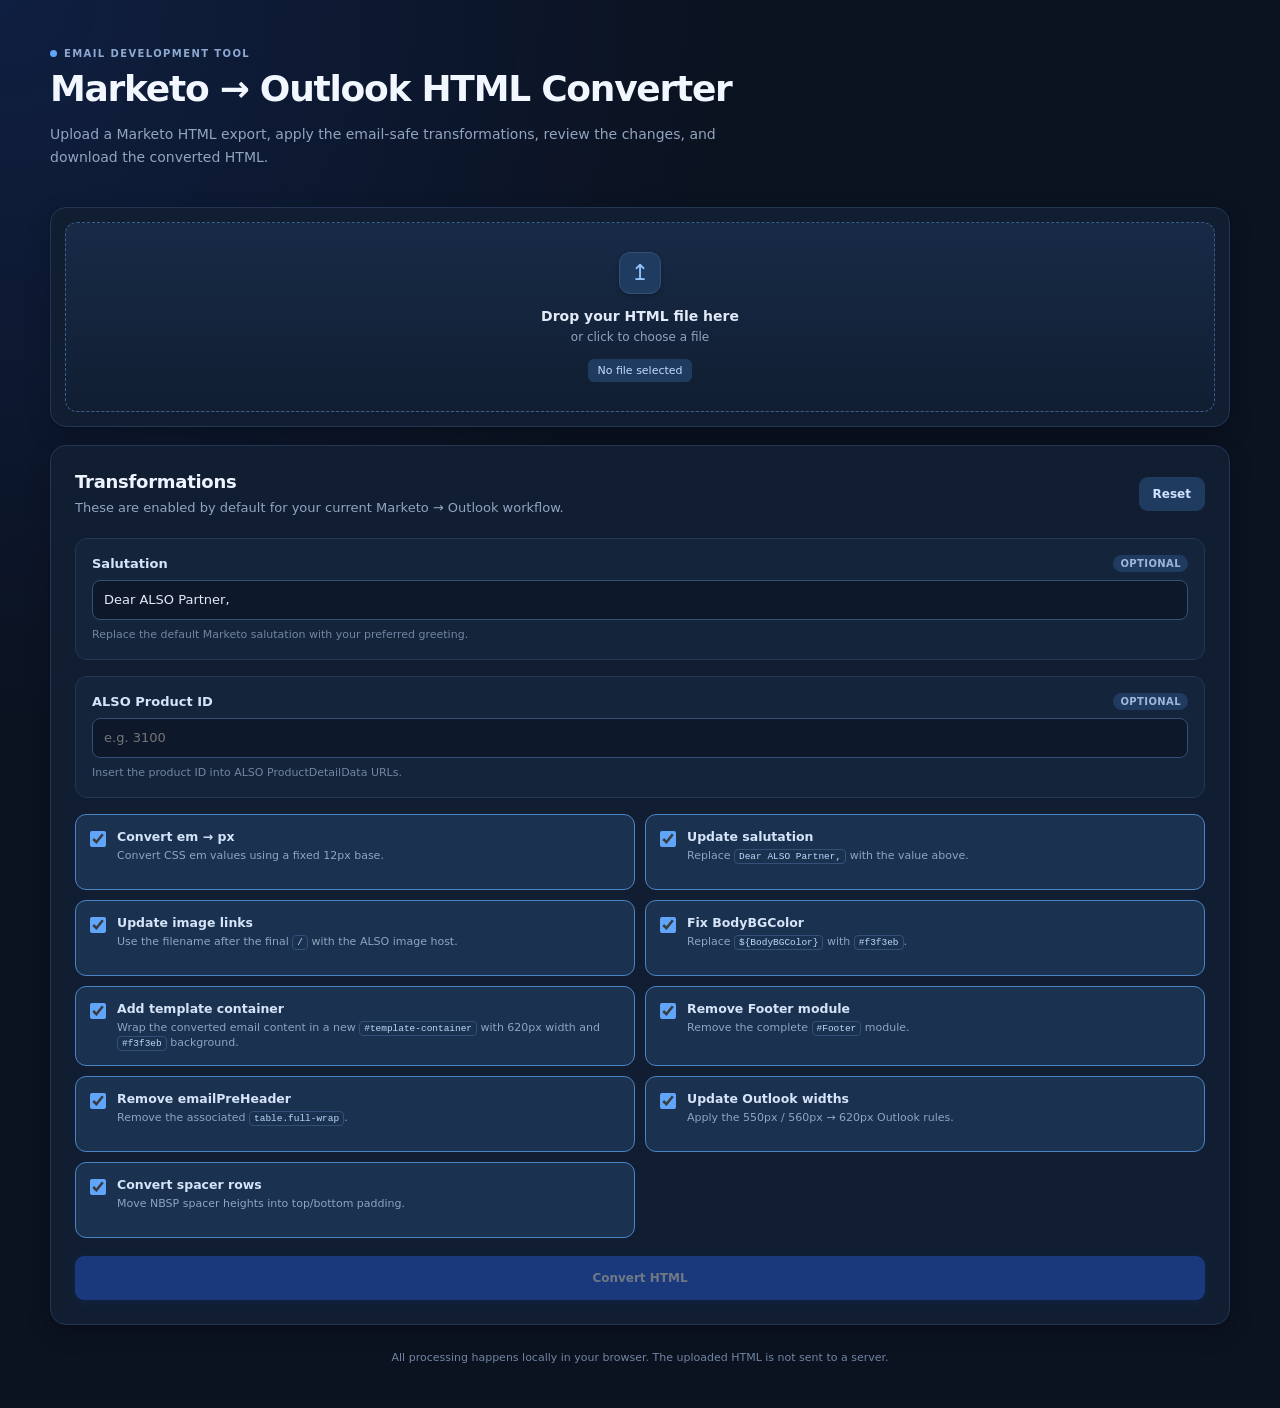
<file: tools/OFT export/index.html>
<!doctype html>
<html lang="en">
  <head>
    <meta charset="utf-8" />
    <meta name="viewport" content="width=device-width,initial-scale=1" />
    <title>Marketo → Outlook HTML Converter</title>
    <link rel="stylesheet" href="style.css" />
  </head>
  <body>
    <main class="app">
      <header class="hero">
        <div>
          <div class="eyebrow">EMAIL DEVELOPMENT TOOL</div>
          <h1>Marketo → Outlook HTML Converter</h1>
          <p>
            Upload a Marketo HTML export, apply the email-safe transformations,
            review the changes, and download the converted HTML.
          </p>
        </div>
      </header>

      <section class="card upload-card">
        <label class="dropzone" id="dropzone">
          <input id="fileInput" type="file" accept=".html,.htm,text/html" />
          <div class="upload-icon">↥</div>
          <strong>Drop your HTML file here</strong>
          <span>or click to choose a file</span>
          <small id="fileName">No file selected</small>
        </label>
      </section>

      <section class="card">
        <div class="section-head">
          <div>
            <h2>Transformations</h2>
            <p>
              These are enabled by default for your current Marketo → Outlook
              workflow.
            </p>
          </div>
          <button class="secondary" id="resetRules" type="button">Reset</button>
        </div>

        <div class="configuration">
  <div class="field">
    <div class="field-label">
      <label for="salutationInput">Salutation</label>
      <span>Optional</span>
    </div>
    <input
      id="salutationInput"
      type="text"
      value="Dear ALSO Partner,"
      placeholder="Dear ALSO Partner,"
    >
    <small>
      Replace the default Marketo salutation with your preferred greeting.
    </small>
  </div>
<div class="field">
  <div class="field-label">
    <label for="alsoProductIdInput">ALSO Product ID</label>
    <span>Optional</span>
  </div>

  <input
    id="alsoProductIdInput"
    type="text"
    inputmode="numeric"
    value=""
    placeholder="e.g. 3100"
  >

  <small>
    Insert the product ID into ALSO ProductDetailData URLs.
  </small>
</div>
  <div class="rules">
    <label class="rule">
      <input type="checkbox" id="ruleEmToPx" checked>
      <span>
        <b>Convert em → px</b>
        <small>Convert CSS em values using a fixed 12px base.</small>
      </span>
    </label>

    <label class="rule">
      <input type="checkbox" id="ruleSalutation" checked>
      <span>
        <b>Update salutation</b>
        <small>Replace <code>Dear ALSO Partner,</code> with the value above.</small>
      </span>
    </label>

    <label class="rule">
      <input type="checkbox" id="ruleImages" checked>
      <span>
        <b>Update image links</b>
        <small>Use the filename after the final <code>/</code> with the ALSO image host.</small>
      </span>
    </label>

    <label class="rule">
      <input type="checkbox" id="ruleBody" checked>
      <span>
        <b>Fix BodyBGColor</b>
        <small>Replace <code>${BodyBGColor}</code> with <code>#f3f3eb</code>.</small>
      </span>
    </label>
<label class="rule">
  <input type="checkbox" id="ruleTemplateContainer" checked>
  <span>
    <b>Add template container</b>
    <small>
      Wrap the converted email content in a new
      <code>#template-container</code> with 620px width and
      <code>#f3f3eb</code> background.
    </small>
  </span>
</label>
    <label class="rule">
      <input type="checkbox" id="ruleFooter" checked>
      <span>
        <b>Remove Footer module</b>
        <small>Remove the complete <code>#Footer</code> module.</small>
      </span>
    </label>

    <label class="rule">
      <input type="checkbox" id="rulePreHeader" checked>
      <span>
        <b>Remove emailPreHeader</b>
        <small>Remove the associated <code>table.full-wrap</code>.</small>
      </span>
    </label>

    <label class="rule">
      <input type="checkbox" id="ruleWidths" checked>
      <span>
        <b>Update Outlook widths</b>
        <small>Apply the 550px / 560px → 620px Outlook rules.</small>
      </span>
    </label>

    <label class="rule">
      <input type="checkbox" id="ruleSpacer" checked>
      <span>
        <b>Convert spacer rows</b>
        <small>Move NBSP spacer heights into top/bottom padding.</small>
      </span>
    </label>
  </div>
</div>

        <button class="primary" id="convertBtn" type="button" disabled>
          Convert HTML
        </button>
      </section>

      <section class="card results" id="results" hidden>
        <div class="section-head">
          <div>
            <h2>Conversion result</h2>
            <p id="resultSummary">Ready.</p>
          </div>
          <div class="actions">
  <button class="secondary" id="copyBtn" type="button">
    Copy HTML
  </button>

  <button class="secondary" id="downloadBtn" type="button">
    Download HTML
  </button>
</div>
        </div>

        <div class="stats" id="stats"></div>

        <div class="change-log">
          <h3>Change log</h3>
          <div id="log"></div>
        </div>

        <div class="preview-grid">
          <div>
            <div class="panel-title">Original</div>
            <pre id="originalPreview"></pre>
          </div>
          <div>
            <div class="panel-title">Converted</div>
            <pre id="convertedPreview"></pre>
          </div>
        </div>
      </section>

      <footer>
        All processing happens locally in your browser. The uploaded HTML is not
        sent to a server.
      </footer>
    </main>
    <script src="app.js"></script>
  </body>
</html>
</file>
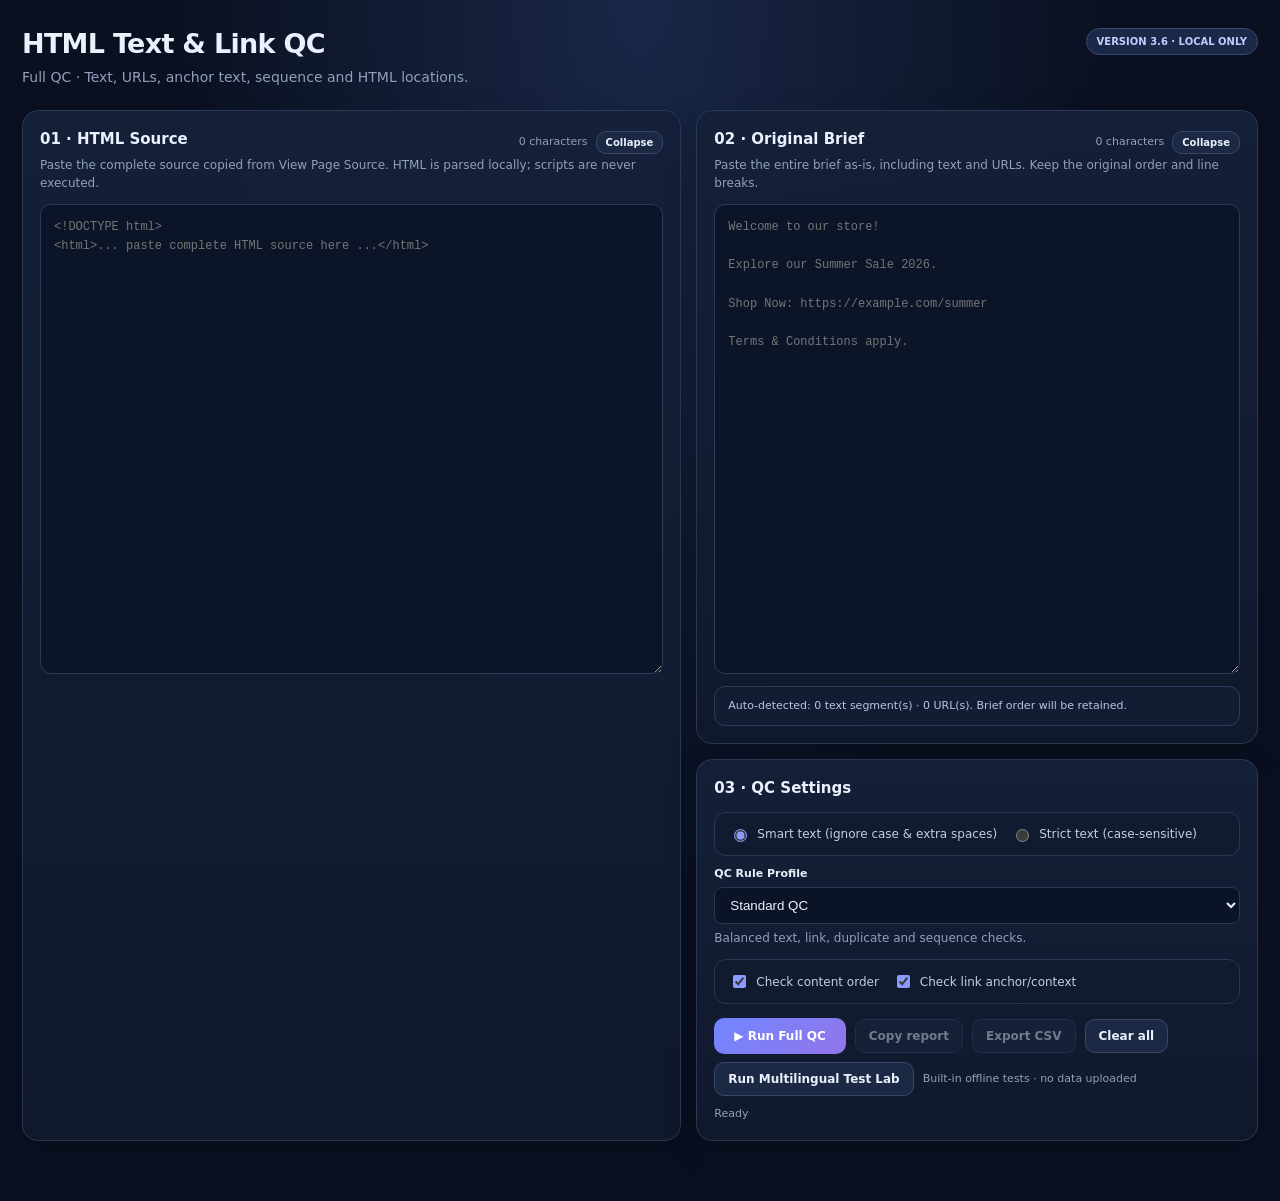
<file: tools/QC/index.html>
<!doctype html>
<html lang="en">
  <head>
    <meta charset="UTF-8" />
    <meta name="viewport" content="width=device-width, initial-scale=1" />
    <title>HTML Text & Link QC — V3.7</title>
    <style>
      :root {
        color-scheme: dark;
        --bg: #0a1020;
        --panel: #121b30;
        --panel2: #0c1528;
        --line: #293854;
        --text: #eaf0fc;
        --muted: #91a0ba;
        --green: #39ce91;
        --red: #ff7180;
        --yellow: #f3c66b;
        --blue: #78bdff;
      }
      * {
        box-sizing: border-box;
      }
      body {
        margin: 0;
        background: radial-gradient(ellipse at top, #192747 0%, var(--bg) 52%);
        color: var(--text);
        font:
          14px/1.5 system-ui,
          sans-serif;
      }
      .app {
        max-width: 1440px;
        margin: auto;
        padding: 28px 22px 60px;
      }
      header {
        display: flex;
        justify-content: space-between;
        gap: 18px;
        align-items: flex-start;
        margin-bottom: 22px;
      }
      h1 {
        font-size: 27px;
        letter-spacing: -0.7px;
        line-height: 1.2;
        margin: 0 0 7px;
      }
      .sub,
      .hint,
      .foot {
        color: var(--muted);
      }
      .sub {
        margin: 0;
      }
      .pill {
        border: 1px solid #3a4b70;
        background: #1a2948;
        color: #c1ccff;
        border-radius: 99px;
        padding: 5px 10px;
        font-size: 10px;
        font-weight: 800;
        white-space: nowrap;
      }
      .grid {
        display: grid;
        grid-template-columns: 1.08fr 0.92fr;
        gap: 15px;
      }
      .panel {
        background: linear-gradient(180deg, #152039f5, #10192cf5);
        border: 1px solid var(--line);
        border-radius: 16px;
        padding: 17px;
        min-width: 0;
        box-shadow: 0 12px 35px #0002;
      }
      .panel h2 {
        font-size: 15px;
        margin: 0 0 5px;
      }
      .hint {
        font-size: 12px;
        margin: 0 0 12px;
      }
      .fieldhead {
        display: flex;
        justify-content: space-between;
        align-items: center;
        gap: 10px;
      }
      .counter {
        font-size: 11px;
        color: var(--muted);
      }
      textarea {
        width: 100%;
        resize: vertical;
        display: block;
        background: var(--panel2);
        border: 1px solid #2b3b59;
        border-radius: 11px;
        padding: 13px;
        color: #e7efff;
        outline: none;
        font:
          12px/1.6 ui-monospace,
          monospace;
        tab-size: 2;
      }
      textarea:focus {
        border-color: #8797ff;
        box-shadow: 0 0 0 3px #8797ff20;
      }
      #htmlSource,
      #originalBrief {
        min-height: 470px;
      }
      .side {
        display: flex;
        flex-direction: column;
        gap: 15px;
      }
      .options {
        display: flex;
        flex-wrap: wrap;
        gap: 14px;
        align-items: center;
        margin-top: 12px;
        padding: 12px 14px;
        background: #111b30;
        border: 1px solid var(--line);
        border-radius: 12px;
      }
      .options label {
        font-size: 12px;
        color: #c4cee1;
        display: flex;
        align-items: center;
        gap: 7px;
      }
      .options input {
        accent-color: #8b9aff;
      }
      .toolbar {
        display: flex;
        flex-wrap: wrap;
        align-items: center;
        gap: 9px;
        margin-top: 14px;
      }
      button {
        border: 1px solid #364866;
        border-radius: 10px;
        background: #1b2944;
        color: var(--text);
        padding: 9px 13px;
        font: 600 12px system-ui;
        cursor: pointer;
      }
      button:hover {
        filter: brightness(1.13);
      }
      button.primary {
        background: linear-gradient(135deg, #7186ff, #9275e9);
        border: 0;
        color: white;
        padding: 11px 20px;
      }
      button:disabled {
        opacity: 0.45;
        cursor: not-allowed;
      }
      .status {
        font-size: 11px;
        color: var(--muted);
        margin-left: auto;
      }
      .error {
        color: var(--red);
      }
      .callout {
        background: #111d33;
        border: 1px solid #2b3b59;
        padding: 11px 13px;
        border-radius: 11px;
        font-size: 11px;
        color: #b9c7df;
        margin-top: 12px;
      }
      .results {
        display: none;
        margin-top: 17px;
      }
      .summary {
        display: grid;
        grid-template-columns: repeat(5, 1fr);
        gap: 9px;
        margin: 14px 0;
      }
      .stat {
        background: #0c1629;
        border: 1px solid var(--line);
        border-radius: 12px;
        padding: 11px;
      }
      .stat strong {
        display: block;
        font-size: 23px;
      }
      .stat span {
        font-size: 10px;
        color: var(--muted);
        letter-spacing: 0.3px;
      }
      .ok strong {
        color: var(--green);
      }
      .bad strong {
        color: var(--red);
      }
      .warn strong {
        color: var(--yellow);
      }
      .info strong {
        color: var(--blue);
      }
      .tabs {
        display: flex;
        gap: 7px;
        flex-wrap: wrap;
        margin: 14px 0;
      }
      .tab {
        font-size: 11px;
        padding: 7px 11px;
        border-radius: 99px;
        color: var(--muted);
      }
      .tab.active {
        background: #2a3a62;
        border-color: #7285ff;
        color: white;
      }
      .result-list {
        display: grid;
        gap: 9px;
      }
      .result {
        background: #0d172a;
        border: 1px solid var(--line);
        border-radius: 12px;
        padding: 12px 13px;
      }
      .result-top {
        display: flex;
        justify-content: space-between;
        align-items: flex-start;
        gap: 12px;
      }
      .result-name {
        font-weight: 650;
        overflow-wrap: anywhere;
        white-space: pre-wrap;
      }
      .badge {
        font-size: 10px;
        font-weight: 800;
        border-radius: 99px;
        padding: 4px 8px;
        white-space: nowrap;
      }
      .found {
        background: #123b30;
        color: #75e8b9;
      }
      .missing {
        background: #48242c;
        color: #ff9da6;
      }
      .review {
        background: #493a20;
        color: #ffda83;
      }
      .detail {
        font-size: 11px;
        color: var(--muted);
        margin-top: 7px;
        overflow-wrap: anywhere;
      }
      .snippet {
        margin-top: 8px;
        padding: 9px 10px;
        background: #080f1d;
        border-radius: 8px;
        color: #bdc9df;
        font:
          11px/1.55 ui-monospace,
          monospace;
        white-space: pre-wrap;
        overflow-wrap: anywhere;
      }
      .legend {
        font-size: 11px;
        color: var(--muted);
        display: flex;
        gap: 12px;
        flex-wrap: wrap;
        margin-top: 10px;
      }
      .legend b {
        color: var(--text);
      }
      .foot {
        font-size: 11px;
        margin-top: 15px;
      }
      .empty {
        padding: 24px;
        text-align: center;
        border: 1px dashed #364866;
        border-radius: 12px;
        color: var(--muted);
      }

      /* V3.7 - Quick Result Preview */
      #quickResultBar[hidden],
      #quickResultPreview[hidden] {
        display: none !important;
      }
      #quickResultBar {
        position: fixed;
        z-index: 1000;
        left: 50%;
        bottom: 16px;
        transform: translateX(-50%);
        width: min(760px, calc(100vw - 28px));
        display: flex;
        align-items: center;
        gap: 12px;
        padding: 10px 12px;
        border: 1px solid #405477;
        border-radius: 15px;
        background: rgba(10, 19, 35, 0.96);
        box-shadow: 0 12px 40px rgba(0, 0, 0, 0.42);
        backdrop-filter: blur(14px);
      }
      .quick-result-brand {
        min-width: 0;
      }
      .quick-result-brand strong {
        display: block;
        font-size: 12px;
      }
      .quick-result-brand span {
        display: block;
        color: var(--muted);
        font-size: 10px;
        margin-top: 2px;
      }
      .quick-result-metrics {
        display: flex;
        align-items: center;
        gap: 7px;
        margin-left: auto;
      }
      .quick-metric {
        display: flex;
        align-items: center;
        gap: 5px;
        padding: 6px 8px;
        border-radius: 9px;
        background: #111e33;
        font-size: 11px;
        white-space: nowrap;
      }
      .quick-metric b {
        font-size: 14px;
      }
      .quick-metric.pass b {
        color: var(--green);
      }
      .quick-metric.fail b {
        color: var(--red);
      }
      .quick-metric.review b {
        color: var(--yellow);
      }
      .quick-result-actions {
        display: flex;
        gap: 6px;
      }
      .quick-result-actions button {
        padding: 7px 10px;
        font-size: 11px;
      }
      #quickPreviewBtn {
        background: #293b61;
        border-color: #526b9b;
      }
      #quickResultPreview {
        position: fixed;
        z-index: 1001;
        right: max(16px, calc((100vw - 1100px) / 2));
        bottom: 78px;
        width: min(440px, calc(100vw - 28px));
        max-height: min(62vh, 560px);
        display: flex;
        flex-direction: column;
        overflow: hidden;
        border: 1px solid #405477;
        border-radius: 15px;
        background: #0b1528;
        box-shadow: 0 18px 55px rgba(0, 0, 0, 0.5);
      }
      .quick-preview-head {
        display: flex;
        align-items: center;
        justify-content: space-between;
        gap: 10px;
        padding: 12px 14px;
        border-bottom: 1px solid var(--line);
      }
      .quick-preview-head strong {
        font-size: 13px;
      }
      .quick-preview-head span {
        display: block;
        margin-top: 3px;
        color: var(--muted);
        font-size: 10px;
      }
      .quick-preview-list {
        overflow: auto;
        padding: 8px;
        display: grid;
        gap: 7px;
      }
      .quick-preview-item {
        width: 100%;
        text-align: left;
        display: block;
        padding: 10px 11px;
        border: 1px solid var(--line);
        border-radius: 10px;
        background: #101d32;
      }
      .quick-preview-item:hover {
        border-color: #7186ff;
        filter: none;
      }
      .quick-preview-item.active {
        border-color: #7186ff;
        background: #172747;
      }
      .quick-preview-item-top {
        display: flex;
        justify-content: space-between;
        gap: 10px;
        align-items: flex-start;
      }
      .quick-preview-item-title {
        font-size: 11px;
        font-weight: 700;
        overflow-wrap: anywhere;
      }
      .quick-preview-item-detail {
        color: var(--muted);
        font-size: 10px;
        line-height: 1.45;
        margin-top: 5px;
      }
      .quick-preview-empty {
        padding: 20px 12px;
        text-align: center;
        color: var(--green);
        font-size: 12px;
      }
      .quick-preview-foot {
        padding: 9px 12px;
        border-top: 1px solid var(--line);
        color: var(--muted);
        font-size: 10px;
      }
      @media (max-width: 620px) {
        #quickResultBar {
          bottom: 9px;
          gap: 7px;
          padding: 8px;
          flex-wrap: wrap;
        }
        .quick-result-brand {
          flex: 1;
        }
        .quick-result-metrics {
          margin-left: 0;
          gap: 5px;
        }
        .quick-metric {
          padding: 5px 6px;
        }
        .quick-result-actions {
          margin-left: auto;
        }
        #quickResultPreview {
          right: 10px;
          bottom: 105px;
          width: calc(100vw - 20px);
        }
      }

      .profile-row {
        margin: 10px 0 12px;
      }
      .profile-row > label {
        display: block;
        font-size: 11px;
        font-weight: 700;
        margin-bottom: 5px;
        color: var(--text);
      }
      .profile-row select {
        width: 100%;
        border: 1px solid var(--line);
        background: #0b1426;
        color: var(--text);
        border-radius: 8px;
        padding: 9px 11px;
      }
      .profile-row .hint {
        margin: 5px 0 0;
      }
      .test-lab-results {
        margin-top: 10px;
        padding: 10px;
        border: 1px solid var(--line);
        border-radius: 10px;
        background: #0b1426;
        font-size: 11px;
      }
      .test-lab-results .test-pass {
        color: var(--green);
      }
      .test-lab-results .test-fail {
        color: var(--red);
      }
      .test-lab-results .test-lab-grid {
        display: grid;
        grid-template-columns: repeat(auto-fit, minmax(180px, 1fr));
        gap: 5px 12px;
        margin-top: 8px;
      }
      .diff-box {
        margin-top: 7px;
        padding: 8px;
        border: 1px solid rgba(243, 198, 107, 0.28);
        border-radius: 8px;
        background: rgba(243, 198, 107, 0.06);
        white-space: normal;
        overflow-wrap: anywhere;
      }
      .diff-box .expected {
        color: #9de4bd;
      }
      .diff-box .actual {
        color: #ffb2b9;
      }
      .diff-box .diff-label {
        color: var(--muted);
        font-size: 10px;
        text-transform: uppercase;
        letter-spacing: 0.06em;
        margin-bottom: 3px;
      }
      .result-type-tag {
        display: inline-block;
        margin-left: 6px;
        color: var(--yellow);
        font-size: 9px;
        font-weight: 800;
        text-transform: uppercase;
      }

      /* V2.1 - Source Inspector */
      .source-toolbar {
        display: flex;
        align-items: center;
        flex-wrap: wrap;
        gap: 8px;
        margin: 12px 0;
      }

      .source-toolbar button {
        padding: 7px 11px;
      }

      .source-info {
        font-size: 11px;
        color: var(--muted);
        margin-left: auto;
      }

      .source-view {
        max-height: 560px;
        overflow: auto;
        background: #080f1d;
        border: 1px solid var(--line);
        border-radius: 11px;
      }

      #sourceCode {
        margin: 0;
        padding: 16px;
        color: #b9c9df;
        font:
          12px/1.75 ui-monospace,
          monospace;
        white-space: pre;
        overflow-wrap: normal;
        tab-size: 2;
      }

      #sourceCode mark {
        background: #715819;
        color: #fff1b5;
        border-radius: 3px;
        outline: 1px solid #e9bb50;
      }

      #sourceCode mark.active-highlight {
        background: #a34b35;
        color: white;
        outline: 2px solid #ff997d;
      }

      #sourceCode mark.missing-highlight,
      .inspector-content mark.missing-highlight {
        background: #7f1d1d;
        color: #fff1f1;
        outline: 1px dashed #ef4444;
        border-radius: 3px;
        padding: 0 2px;
        font-weight: 700;
      }

      #sourceCode mark.diff-replacement-highlight {
        background: #715819;
        color: #fff1b5;
        outline: 1px solid #e9bb50;
        border-radius: 3px;
        font-weight: 700;
      }
      #sourceCode mark.mismatch-highlight {
        background: #7f1d1d;
        color: #fff1f1;
        outline: 1px solid #ef4444;
      }

      #sourceCode mark.all-match-highlight {
        background: #174b3b;
        color: #9af0c6;
        outline: 1px solid #39ce91;
        border-radius: 3px;
      }

      #sourceCode .not-found-suggestions {
        margin-top: 18px;
        padding: 12px;
        border: 1px dashed #ef4444;
        border-radius: 8px;
        background: rgba(127, 29, 29, 0.12);
        white-space: normal;
      }

      #sourceCode .not-found-suggestions-title {
        color: #ff9da6;
        font-weight: 700;
        margin-bottom: 8px;
      }

      #sourceCode .not-found-suggestion {
        margin: 6px 0;
        color: #fff1f1;
      }

      .result {
        cursor: pointer;
        transition: border-color 0.15s;
      }

      .result:hover {
        border-color: #7186ff;
      }

      .result.selected {
        border-color: #8797ff;
        background: #182541;
      }

      .source-empty {
        padding: 12px;
        color: var(--yellow);
        font-size: 12px;
      }

      /* V2.3 - Inspector controls and text-only mode */
      .inspector-heading-actions {
        display: flex;
        align-items: center;
        gap: 8px;
        flex-wrap: wrap;
      }
      .inspector-heading-actions button {
        padding: 6px 9px;
        font-size: 10px;
      }
      .inspector-content mark {
        cursor: pointer;
      }
      .inspector-content mark:hover {
        filter: brightness(1.2);
      }
      #sourceCode.text-only-view {
        white-space: normal;
        overflow-wrap: anywhere;
      }
      #sourceCode.text-only-view .text-only-line {
        display: block;
        min-height: 1.75em;
        white-space: pre-wrap;
        overflow-wrap: anywhere;
        padding: 2px 0;
        border-bottom: 1px solid rgba(148, 163, 184, 0.08);
      }
      #sourceCode.text-only-view .text-only-section {
        margin: 12px 0 5px;
        padding-top: 8px;
        border-top: 1px solid rgba(148, 163, 184, 0.2);
        color: var(--muted, #94a3b8);
        font-size: 10px;
        font-weight: 700;
        letter-spacing: 0.08em;
      }
      #sourceCode.text-only-view .text-only-link-line {
        display: flex;
        flex-direction: column;
        gap: 2px;
        padding: 6px 0;
        border-bottom: 1px solid rgba(148, 163, 184, 0.08);
        overflow-wrap: anywhere;
      }
      #sourceCode.text-only-view .text-only-link-label {
        font-weight: 600;
      }
      #sourceCode.text-only-view .text-only-link-url {
        color: var(--muted, #94a3b8);
        font-size: 11px;
      }
      .source-toolbar .toolbar-group {
        display: flex;
        gap: 7px;
        align-items: center;
        flex-wrap: wrap;
      }
      #occurrenceCounter {
        color: var(--muted);
        font-size: 11px;
        min-width: 95px;
        text-align: center;
      }

      /* V2.2 - Side-by-side Visual Inspector */

      .visual-inspector {
        display: none;
        margin-top: 17px;
      }

      .inspector-grid {
        display: grid;
        grid-template-columns: 1fr 1fr;
        gap: 14px;
      }

      .inspector-panel {
        min-width: 0;
        background: #0d172a;
        border: 1px solid var(--line);
        border-radius: 12px;
        overflow: hidden;
      }

      .inspector-heading {
        display: flex;
        justify-content: space-between;
        align-items: center;
        gap: 8px;
        padding: 12px 14px;
        background: #152039;
        border-bottom: 1px solid var(--line);
      }

      .inspector-heading strong {
        font-size: 12px;
      }

      .inspector-content {
        height: 560px;
        overflow: auto;
        padding: 16px;
        background: #080f1d;
        color: #bdc9df;
        font:
          12px/1.8 ui-monospace,
          monospace;
        white-space: pre-wrap;
        overflow-wrap: anywhere;
        tab-size: 2;
        scroll-behavior: smooth;
      }

      #briefPreview {
        white-space: pre-wrap;
      }

      .inspector-content mark {
        background: #174b3b;
        color: #9af0c6;
        border-radius: 3px;
        outline: 1px solid #39ce91;
      }

      .inspector-content mark.active-highlight {
        background: #a34b35;
        color: white;
        outline: 2px solid #ff997d;
      }

      .inspector-content mark.approximate-highlight {
        background: #715819;
        color: #fff1b5;
        outline: 1px solid #e9bb50;
      }

      .inspector-content mark.diff-replacement-highlight,
      #sourceCode mark.diff-replacement-highlight {
        background: #715819;
        color: #fff1b5;
        outline: 1px solid #e9bb50;
        border-radius: 3px;
        font-weight: 700;
      }
      .inspector-content mark.mismatch-highlight {
        background: #7f1d1d;
        color: #fff1f1;
        outline: 1px solid #ef4444;
      }

      .inspector-placeholder {
        color: var(--muted);
        text-align: center;
        padding: 30px 12px;
        font-size: 12px;
      }

      .inspector-meta {
        font-size: 10px;
        color: var(--muted);
      }

      @media (max-width: 900px) {
        .inspector-grid {
          grid-template-columns: 1fr;
        }

        .inspector-content {
          height: 380px;
        }
      }

      @media (max-width: 900px) {
        .grid {
          grid-template-columns: 1fr;
        }
        #htmlSource,
        #originalBrief {
          min-height: 280px;
        }
        .summary {
          grid-template-columns: repeat(2, 1fr);
        }
        header {
          flex-direction: column;
        }
        .status {
          margin-left: 0;
        }
      }

      /* V3.7 · Diff, validation, issue queue and layout improvements */
      .fieldhead-actions {
        display: flex;
        align-items: center;
        gap: 8px;
      }
      .panel-collapse-btn {
        padding: 5px 9px;
        font-size: 10px;
      }
      #htmlInputPanel.is-collapsed #htmlSource,
      #htmlInputPanel.is-collapsed > .hint,
      #briefInputPanel.is-collapsed #originalBrief,
      #briefInputPanel.is-collapsed > .hint,
      #briefInputPanel.is-collapsed #detectedInfo {
        display: none;
      }
      #htmlInputPanel.is-collapsed,
      #briefInputPanel.is-collapsed {
        padding-bottom: 13px;
      }
      .preqc-validation {
        margin-top: 10px;
        padding: 10px 12px;
        border: 1px solid var(--line);
        border-radius: 10px;
        background: #0b1426;
        font-size: 11px;
      }
      .preqc-validation[hidden] {
        display: none;
      }
      .preqc-validation .validation-title {
        font-weight: 800;
        margin-bottom: 6px;
      }
      .preqc-validation .validation-block {
        color: #ff9da6;
        margin: 4px 0;
      }
      .preqc-validation .validation-warning {
        color: #ffda83;
        margin: 4px 0;
      }
      .preqc-validation .validation-ok {
        color: #75e8b9;
      }
      .tabs-row {
        display: flex;
        align-items: center;
        justify-content: space-between;
        gap: 12px;
        flex-wrap: wrap;
      }
      .only-issues-toggle {
        display: flex;
        align-items: center;
        gap: 7px;
        color: var(--muted);
        font-size: 11px;
        white-space: nowrap;
      }
      .only-issues-toggle input {
        accent-color: #8b9aff;
      }
      .summary {
        position: sticky;
        top: 8px;
        z-index: 5;
        backdrop-filter: blur(12px);
      }
      .inspector-grid {
        grid-template-columns:
          minmax(0, calc(var(--inspector-left, 50%) - 4px))
          8px minmax(0, calc(var(--inspector-right, 50%) - 4px));
        align-items: stretch;
      }
      .inspector-splitter {
        width: 8px;
        cursor: col-resize;
        border-radius: 8px;
        background: linear-gradient(180deg, transparent, #405477, transparent);
        touch-action: none;
      }
      .inspector-splitter:hover,
      .inspector-splitter:focus {
        background: #7186ff;
        outline: none;
      }
      .diff-token-missing {
        color: #fff1f1;
        background: rgba(127, 29, 29, 0.85);
        border-bottom: 2px solid #ef4444;
        border-radius: 3px;
        padding: 0 2px;
        font-weight: 800;
      }
      .diff-token-replacement {
        color: #fff1b5;
        background: rgba(113, 88, 25, 0.65);
        border-bottom: 2px solid #e9bb50;
        border-radius: 3px;
        padding: 0 2px;
        font-weight: 800;
      }
      .diff-summary {
        display: flex;
        flex-wrap: wrap;
        gap: 6px 12px;
        margin-top: 8px;
        font-size: 10px;
        color: var(--muted);
      }
      .diff-summary b {
        color: var(--text);
      }
      @media (max-width: 900px) {
        .inspector-grid {
          grid-template-columns: 1fr;
        }
        .inspector-splitter {
          display: none;
        }
        .summary {
          position: static;
        }
      }
    </style>
  </head>
  <body>
    <div class="app">
      <header>
        <div>
          <h1>HTML Text & Link QC</h1>
          <p class="sub">
            Full QC · Text, URLs, anchor text, sequence and HTML locations.
          </p>
        </div>
        <span class="pill">VERSION 3.6 · LOCAL ONLY</span>
      </header>
      <div class="grid">
        <section class="panel" id="htmlInputPanel">
          <div class="fieldhead">
            <h2>01 · HTML Source</h2>
            <div class="fieldhead-actions">
              <span class="counter" id="htmlCount">0 characters</span
              ><button
                class="panel-collapse-btn"
                id="toggleHtmlPanelBtn"
                type="button"
                aria-expanded="true"
              >
                Collapse
              </button>
            </div>
          </div>
          <p class="hint">
            Paste the complete source copied from View Page Source. HTML is
            parsed locally; scripts are never executed.
          </p>
          <textarea
            id="htmlSource"
            spellcheck="false"
            placeholder="<!DOCTYPE html>&#10;<html>... paste complete HTML source here ...</html>"
          ></textarea>
        </section>
        <div class="side">
          <section class="panel" id="briefInputPanel" style="flex: 1">
            <div class="fieldhead">
              <h2>02 · Original Brief</h2>
              <div class="fieldhead-actions">
                <span class="counter" id="briefCount">0 characters</span
                ><button
                  class="panel-collapse-btn"
                  id="toggleBriefPanelBtn"
                  type="button"
                  aria-expanded="true"
                >
                  Collapse
                </button>
              </div>
            </div>
            <p class="hint">
              Paste the entire brief as-is, including text and URLs. Keep the
              original order and line breaks.
            </p>
            <textarea
              id="originalBrief"
              placeholder="Welcome to our store!&#10;&#10;Explore our Summer Sale 2026.&#10;&#10;Shop Now: https://example.com/summer&#10;&#10;Terms & Conditions apply."
            ></textarea>
            <div class="callout" id="detectedInfo">
              Detected items will appear here after you paste your brief.
            </div>
          </section>
          <section class="panel">
            <h2>03 · QC Settings</h2>
            <div class="options">
              <label
                ><input type="radio" name="matchMode" value="smart" checked />
                Smart text (ignore case & extra spaces)</label
              ><label
                ><input type="radio" name="matchMode" value="strict" /> Strict
                text (case-sensitive)</label
              >
            </div>
            <div class="profile-row">
              <label for="qcProfile">QC Rule Profile</label>
              <select id="qcProfile">
                <option value="standard" selected>Standard QC</option>
                <option value="localization">Localization QC</option>
                <option value="strict">Strict Content QC</option>
                <option value="link-audit">Link Audit QC</option>
              </select>
              <p class="hint" id="profileDescription">
                Balanced text, link, duplicate and sequence checks.
              </p>
            </div>
            <div class="options">
              <label
                ><input type="checkbox" id="checkSequence" checked /> Check
                content order</label
              ><label
                ><input type="checkbox" id="checkAnchor" checked /> Check link
                anchor/context</label
              >
            </div>
            <div class="toolbar">
              <button class="primary" id="runBtn">▶ Run Full QC</button
              ><button id="copyBtn" disabled>Copy report</button
              ><button id="exportCsvBtn" disabled>Export CSV</button
              ><button id="clearBtn">Clear all</button>
            </div>
            <div class="toolbar" style="margin-top: 8px">
              <button id="runTestLabBtn" type="button">
                Run Multilingual Test Lab
              </button>
              <span class="counter" id="testLabSummary"
                >Built-in offline tests · no data uploaded</span
              >
            </div>
            <div id="testLabResults" class="test-lab-results" hidden></div>
            <div class="status" id="status" style="margin: 10px 0 0">Ready</div>
            <div
              class="preqc-validation"
              id="preQcValidation"
              hidden
              aria-live="polite"
            ></div>
          </section>
        </div>
      </div>
      <section class="panel results" id="results">
        <div class="fieldhead">
          <div>
            <h2>QC Results</h2>
            <p class="hint" style="margin: 4px 0 0">
              Presence, order, URL destination and anchor/context are reported
              separately.
            </p>
          </div>
          <span class="pill" id="scanLabel">Scan complete</span>
        </div>
        <div class="summary">
          <div class="stat ok">
            <strong id="passCount">0</strong><span>PASSED</span>
          </div>
          <div class="stat bad">
            <strong id="failCount">0</strong><span>FAILED</span>
          </div>
          <div class="stat warn">
            <strong id="reviewCount">0</strong><span>REVIEW</span>
          </div>
          <div class="stat info">
            <strong id="textTotal">0</strong><span>TEXT ITEMS</span>
          </div>
          <div class="stat info">
            <strong id="linkTotal">0</strong><span>URL ITEMS</span>
          </div>
        </div>
        <div class="tabs-row">
          <div class="tabs">
            <button class="tab active" data-filter="all">All</button
            ><button class="tab" data-filter="text">Text</button
            ><button class="tab" data-filter="link">Links</button
            ><button class="tab" data-filter="failed">Failed</button
            ><button class="tab" data-filter="mismatch">Mismatch</button
            ><button class="tab" data-filter="review">Review</button>
          </div>
          <label class="only-issues-toggle"
            ><input type="checkbox" id="onlyIssuesToggle" /> Only show
            issues</label
          >
        </div>
        <div class="result-list" id="resultList"></div>
        <div class="legend">
          <span><b>Passed:</b> found and checks passed</span
          ><span><b>Failed:</b> missing or wrong URL</span
          ><span
            ><b>Review:</b> duplicate, sequence or anchor needs attention</span
          >
        </div>
        <p class="foot">
          This checks whether URLs occur in href attributes; it does not request
          destination pages or confirm they are live. Sequence is based on
          document order. Dynamic content rendered only after JavaScript runs
          may not exist in copied page source.
        </p>
      </section>

      <!-- V3.7 - Floating Quick Result Preview -->
      <div id="quickResultBar" hidden aria-live="polite">
        <div class="quick-result-brand">
          <strong>QC complete</strong>
          <span id="quickResultStatus">Results are ready</span>
        </div>
        <div class="quick-result-metrics">
          <div class="quick-metric pass">
            <b id="quickPassCount">0</b><span>Passed</span>
          </div>
          <div class="quick-metric fail">
            <b id="quickFailCount">0</b><span>Failed</span>
          </div>
          <div class="quick-metric review">
            <b id="quickReviewCount">0</b><span>Review</span>
          </div>
        </div>
        <div class="quick-result-actions">
          <button id="quickPreviewBtn" type="button" aria-expanded="false">
            Quick view
          </button>
          <button id="quickJumpBtn" type="button">View all ↓</button>
        </div>
      </div>
      <aside id="quickResultPreview" hidden aria-label="Quick QC issue preview">
        <div class="quick-preview-head">
          <div>
            <strong>Quick issue preview</strong>
            <span id="quickPreviewSummary">Issues found in this scan</span>
          </div>
          <button
            id="quickPreviewClose"
            type="button"
            aria-label="Close quick preview"
          >
            ✕
          </button>
        </div>
        <div class="quick-preview-list" id="quickPreviewList"></div>
        <div class="quick-preview-foot">
          Select an issue to inspect it in the full QC results.
        </div>
      </aside>

      <!-- V2.2 SIDE-BY-SIDE VISUAL INSPECTOR -->

      <section class="panel visual-inspector" id="sourceInspector">
        <div class="fieldhead">
          <div>
            <h2>04 · Visual Text Inspector</h2>
            <p class="hint" style="margin: 4px 0 0">
              Compare Original Brief and HTML Source with synchronized
              highlighting.
            </p>
          </div>
          <span class="pill" id="sourceStatus">Waiting</span>
        </div>

        <div class="source-toolbar">
          <div class="toolbar-group">
            <button id="prevIssueBtn">← Previous issue</button>
            <button id="nextIssueBtn">Next issue →</button>
          </div>
          <div class="toolbar-group">
            <button id="prevOccurrenceBtn" disabled>← Occurrence</button>
            <span id="occurrenceCounter">0 / 0</span>
            <button id="nextOccurrenceBtn" disabled>Occurrence →</button>
          </div>
          <span class="source-info" id="issueCounter"> No issue selected </span>
        </div>

        <div class="legend" style="margin: 0 0 12px">
          <span><b style="color: #75e8b9">Green:</b> Matched</span>
          <span><b style="color: #ffda83">Yellow:</b> Review</span>
          <span><b style="color: #ff9da6">Red:</b> Missing</span>
          <span><b style="color: #ff997d">Orange:</b> Current selection</span>
        </div>

        <div class="inspector-grid">
          <!-- ORIGINAL BRIEF -->

          <div class="inspector-panel">
            <div class="inspector-heading">
              <strong>02 · Original Brief</strong>
              <span class="inspector-meta" id="briefInspectorStatus">
                Waiting
              </span>
            </div>

            <div class="inspector-content" id="briefPreview">
              <div class="inspector-placeholder">
                Run QC to inspect the Original Brief.
              </div>
            </div>
          </div>

          <div
            class="inspector-splitter"
            id="inspectorSplitter"
            role="separator"
            aria-label="Resize inspector columns"
            aria-orientation="vertical"
            tabindex="0"
            title="Drag to resize columns"
          ></div>

          <!-- HTML SOURCE -->

          <div class="inspector-panel">
            <div class="inspector-heading">
              <strong>01 · HTML Source</strong>
              <div class="inspector-heading-actions">
                <span class="inspector-meta" id="htmlInspectorStatus"
                  >Waiting</span
                >
                <button id="toggleSourceViewBtn" type="button">
                  Text / Link only
                </button>
              </div>
            </div>

            <div class="inspector-content" id="sourceCode">
              <div class="inspector-placeholder">
                Run QC to inspect the HTML Source.
              </div>
            </div>
          </div>
        </div>

        <div class="source-empty" id="sourceMessage">
          Select a QC result to inspect both sources.
        </div>
      </section>
    </div>
    <script>
      (() => {
        const $ = (id) => document.getElementById(id),
          htmlSource = $("htmlSource"),
          originalBrief = $("originalBrief");
        let results = [];
        let activeFilter = "all";
        let selectedIssueIndex = -1;
        let selectedOccurrenceIndex = 0;
        let sourceViewMode = "raw";
        let sourceOverviewMode = false;
        let onlyIssues = false;
        const URL_RE = /https?:\/\/[^\s<>"'`]+/gi;
        function cleanUrl(s) {
          return s.replace(/[.,!?;:)\]}]+$/g, "");
        }

        function parseBrief(value) {
          const items = [];
          let last = 0;
          let m;

          URL_RE.lastIndex = 0;

          while ((m = URL_RE.exec(value)) !== null) {
            const url = cleanUrl(m[0]);
            const start = m.index;
            const end = start + url.length;

            // Text trước URL
            const before = value.slice(last, start);
            if (before.trim()) {
              items.push({ type: "text", value: before.trim() });
            }

            if (url) {
              // Xác định dòng chứa URL
              const lineStart = value.lastIndexOf("\n", start - 1) + 1;
              const lineEndIndex = value.indexOf("\n", end);
              const lineEnd = lineEndIndex < 0 ? value.length : lineEndIndex;

              const line = value.slice(lineStart, lineEnd);
              const prefix = value.slice(lineStart, start).trim();

              // Bỏ dấu câu ngay sau URL khi xác định text phía sau
              const suffix = value
                .slice(end, lineEnd)
                .replace(/^[\s.,!?;:)\]}]+/, "")
                .trim();

              // Đếm số URL trên cùng một dòng
              const urlsOnLine = (line.match(/https?:\/\/[^\s<>"'`]+/gi) || [])
                .length;

              // Lấy dòng ngay phía trên
              let previousLine = "";

              if (lineStart > 0) {
                const previousLineEnd = lineStart - 1;
                const previousLineStart =
                  value.lastIndexOf("\n", previousLineEnd - 1) + 1;

                previousLine = value
                  .slice(previousLineStart, previousLineEnd)
                  .trim();
              }

              const previousLineHasUrl = /https?:\/\/[^\s<>"'`]+/i.test(
                previousLine,
              );

              let context;

              // Case 1: Nhiều URL cùng dòng
              // Hoặc URL nằm giữa một đoạn text
              // => Kiểm tra URL độc lập, không kiểm tra anchor context
              if (urlsOnLine > 1 || (prefix && suffix)) {
                context = {
                  line,
                  prefix: "",
                  suffix: "",
                  independent: true,
                };
              }

              // Case 2: URL nằm riêng một dòng
              // => Ghép với text ngay dòng phía trên
              else if (
                !prefix &&
                !suffix &&
                previousLine &&
                !previousLineHasUrl
              ) {
                context = {
                  line,
                  prefix: previousLine,
                  suffix: "",
                  independent: false,
                };
              }

              // Case 3: URL nằm cuối dòng text
              // => Giữ nguyên cách kiểm tra hiện tại
              else if (prefix && !suffix) {
                context = {
                  line,
                  prefix,
                  suffix: "",
                  independent: false,
                };
              }

              // Case 4: URL không có text liên quan
              else {
                context = {
                  line,
                  prefix: "",
                  suffix: "",
                  independent: true,
                };
              }

              items.push({
                type: "link",
                value: url,
                context,
              });
            }

            last = end;
            URL_RE.lastIndex = m.index + m[0].length;
          }

          // Text còn lại sau URL cuối cùng
          if (value.slice(last).trim()) {
            items.push({
              type: "text",
              value: value.slice(last).trim(),
            });
          }

          // Tách text thành từng dòng như logic cũ
          const expanded = [];

          for (const x of items) {
            if (x.type === "link") {
              expanded.push(x);
            } else {
              x.value
                .split(/\n+/)
                .map((s) => s.trim())
                .filter((v) => Boolean(v))
                .forEach((v) => {
                  // Keep headings as Brief content too (e.g. **Link Titles**).
                  // Remove only the Markdown wrappers, not the heading text itself.
                  const clean = v
                    .replace(/^#{1,6}\s+/, "")
                    .replace(/^\*\*(.*?)\*\*$/, "$1")
                    .replace(/^__(.*?)__$/, "$1")
                    .replace(/^<h[1-6]\b[^>]*>([\s\S]*)<\/h[1-6]>$/i, "$1")
                    .trim();
                  if (clean) expanded.push({ type: "text", value: clean });
                });
            }
          }

          expanded.forEach((x, i) => (x.order = i));

          return expanded;
        }

        // ========================================
        // V3 - MULTILINGUAL NORMALIZATION
        // Each Brief item is normalized independently so mixed-language
        // briefs can be checked without a manual language selector.
        // ========================================
        function detectLocale(value) {
          const s = String(value || "");
          // Script-based detection first (more reliable than guessing by words).
          if (/[\u3040-\u30ff]/u.test(s)) return "ja"; // Hiragana / Katakana
          if (/[\uac00-\ud7af]/u.test(s)) return "ko"; // Hangul
          if (/[\u0e00-\u0e7f]/u.test(s)) return "th"; // Thai
          if (/[\u0600-\u06ff\u0750-\u077f]/u.test(s)) return "ar";
          if (/[\u0400-\u04ff]/u.test(s)) return "ru";
          if (/[\u0370-\u03ff]/u.test(s)) return "el";
          if (/[\u0900-\u097f]/u.test(s)) return "hi";
          if (/[\u4e00-\u9fff]/u.test(s)) return "zh";
          // Language-specific Latin signals.
          if (/[\u011f\u0131\u015f\u011e\u0130\u015e]/iu.test(s)) return "tr";
          if (/[\u0103\u0111\u0129\u0169\u01a1\u01b0\u1ea0-\u1eff]/iu.test(s))
            return "vi";
          return "en";
        }

        // Normalize text while preserving a UTF-16 offset map back to the
        // original string. All browser string indexes (indexOf/slice) are
        // UTF-16 based, so the map deliberately contains one entry per code unit.
        function normalizeMappedText(
          value,
          mode = "smart",
          localeOverride = "",
        ) {
          const source = String(value || "");
          const locale = localeOverride || detectLocale(source);
          let units;
          if (
            typeof Intl !== "undefined" &&
            typeof Intl.Segmenter === "function"
          ) {
            try {
              units = [
                ...new Intl.Segmenter(locale || "und", {
                  granularity: "grapheme",
                }).segment(source),
              ].map((x) => ({ part: x.segment, index: x.index }));
            } catch {
              units = null;
            }
          }
          if (!units) {
            units = [];
            const pattern = /\P{M}\p{M}*|\p{M}+/gu;
            for (const match of source.matchAll(pattern)) {
              units.push({ part: match[0], index: match.index });
            }
          }

          let text = "";
          const starts = [];
          const ends = [];
          const append = (character, rawStart, rawEnd) => {
            for (let k = 0; k < character.length; k++) {
              text += character[k];
              starts.push(rawStart);
              ends.push(rawEnd);
            }
          };

          for (const unit of units) {
            let transformed = unit.part
              .normalize("NFKC")
              .replace(/[\u200b-\u200f\u2060\ufeff]/g, "");
            if (mode === "smart") {
              try {
                transformed = transformed.toLocaleLowerCase(locale);
              } catch {
                transformed = transformed.toLowerCase();
              }
            }
            const rawStart = unit.index;
            const rawEnd = unit.index + unit.part.length;
            for (const character of transformed) {
              if (/\s/u.test(character)) {
                if (text && !text.endsWith(" ")) append(" ", rawStart, rawEnd);
              } else {
                append(character, rawStart, rawEnd);
              }
            }
          }

          while (text.endsWith(" ")) {
            text = text.slice(0, -1);
            starts.pop();
            ends.pop();
          }
          return { text, starts, ends, locale };
        }

        function space(s) {
          return normalizeMappedText(s, "strict").text;
        }

        function norm(s, mode, localeOverride = "") {
          return normalizeMappedText(s, mode, localeOverride).text;
        }

        function getWordSegmenter(locale) {
          if (
            typeof Intl === "undefined" ||
            typeof Intl.Segmenter !== "function"
          )
            return null;
          try {
            return new Intl.Segmenter(locale || "und", { granularity: "word" });
          } catch {
            return null;
          }
        }

        function hasLanguageAwareBoundary(source, start, end, query) {
          const locale = detectLocale(query || source);
          const segmenter = getWordSegmenter(locale);
          if (segmenter) {
            const segments = [...segmenter.segment(source)];
            const startsAtBoundary =
              start === 0 || segments.some((x) => x.index === start);
            const endsAtBoundary =
              end === source.length ||
              segments.some((x) => x.index + x.segment.length === end);
            if (startsAtBoundary && endsAtBoundary) return true;
            // CJK/Thai segmentation may not align with an entire phrase; do not
            // apply Latin-style letter boundaries to scripts without spaces.
            if (/^(ja|zh|ko|th)$/i.test(locale)) return true;
          }
          const isWordChar = (ch) => !!ch && /[\p{L}\p{N}_]/u.test(ch);
          return (
            !isWordChar(source[start - 1] || "") &&
            !isWordChar(source[end] || "")
          );
        }
        function esc(s) {
          return String(s).replace(
            /[&<>"']/g,
            (c) =>
              ({
                "&": "&amp;",
                "<": "&lt;",
                ">": "&gt;",
                '"': "&quot;",
                "'": "&#39;",
              })[c],
          );
        }
        function pathOf(el) {
          if (!el || el.nodeType !== 1) return "(unknown element)";
          const a = [];
          while (el && el.nodeType === 1 && a.length < 6) {
            let p = el.tagName.toLowerCase();
            if (el.id) {
              p += "#" + el.id;
              a.unshift(p);
              break;
            }
            const cls = [...el.classList].slice(0, 2);
            if (cls.length) p += "." + cls.join(".");
            const par = el.parentElement;
            if (par) {
              const sib = [...par.children].filter(
                (x) => x.tagName === el.tagName,
              );
              if (sib.length > 1) p += `:nth-of-type(${sib.indexOf(el) + 1})`;
            }
            a.unshift(p);
            el = par;
          }
          return a.join(" > ");
        }
        const BLOCK_TEXT_TAGS = new Set([
          "address",
          "article",
          "aside",
          "blockquote",
          "dd",
          "div",
          "dl",
          "dt",
          "fieldset",
          "figcaption",
          "figure",
          "footer",
          "form",
          "h1",
          "h2",
          "h3",
          "h4",
          "h5",
          "h6",
          "header",
          "hr",
          "li",
          "main",
          "nav",
          "ol",
          "p",
          "section",
          "table",
          "tbody",
          "td",
          "tfoot",
          "th",
          "thead",
          "tr",
          "ul",
        ]);

        function isHiddenByMarkup(element) {
          let current = element;
          while (current && current.nodeType === 1) {
            if (current.hasAttribute("hidden")) return true;
            if (
              (current.getAttribute("aria-hidden") || "")
                .trim()
                .toLowerCase() === "true"
            )
              return true;
            const style = current.getAttribute("style") || "";
            if (
              /(?:^|;)\s*(?:display\s*:\s*none|visibility\s*:\s*hidden)\b/i.test(
                style,
              )
            )
              return true;
            current = current.parentElement;
          }
          return false;
        }

        function extractDocument(doc) {
          const root = doc.body || doc.documentElement;
          const walker = doc.createTreeWalker(root, NodeFilter.SHOW_TEXT, {
            acceptNode(n) {
              const p = n.parentElement;
              if (
                !p ||
                p.closest("script,style,noscript,template,svg,head") ||
                isHiddenByMarkup(p)
              )
                return NodeFilter.FILTER_REJECT;
              return n.nodeValue.length
                ? NodeFilter.FILTER_ACCEPT
                : NodeFilter.FILTER_REJECT;
            },
          });
          let full = "";
          const nodes = [];
          let n;
          let previousBlock = null;
          let previousTextNode = null;
          const hasBreakBetween = (previous, current) => {
            if (!previous) return false;
            try {
              const range = doc.createRange();
              range.setStartAfter(previous);
              range.setEndBefore(current);
              return !!range.cloneContents().querySelector("br");
            } catch {
              return false;
            }
          };
          while ((n = walker.nextNode())) {
            let block = n.parentElement;
            while (
              block &&
              block !== root &&
              !BLOCK_TEXT_TAGS.has(block.tagName.toLowerCase())
            ) {
              block = block.parentElement;
            }
            if (!block || block === root) block = root;

            // Add a separator only when crossing a block boundary. Inline tags
            // (strong/em/span/a) do not manufacture spaces or line breaks.
            const crossedBlock = previousTextNode && block !== previousBlock;
            const crossedBreak =
              !crossedBlock &&
              block === previousBlock &&
              hasBreakBetween(previousTextNode, n);
            if (full && crossedBlock) {
              // Paragraph/block boundaries separate candidate-search regions.
              // Use a double newline so a visual <br> inside the same block
              // remains a soft line break that matching can normalize to space.
              full = full.replace(/\n+$/, "") + "\n\n";
            } else if (full && crossedBreak && !full.endsWith("\n")) {
              // <br> changes visual line layout, not the text-matching block.
              full += "\n";
            }

            const raw = n.nodeValue.replace(/\u00a0/g, " ");
            const start = full.length;
            full += raw;
            nodes.push({
              start,
              end: full.length,
              node: n,
              element: n.parentElement,
            });
            previousBlock = block;
            previousTextNode = n;
          }

          const links = [...root.querySelectorAll("[href]")]
            .map((el) => ({
              url: (el.getAttribute("href") || "").trim(),
              element: el,
              anchor: space(el.textContent || ""),
              path: pathOf(el),
            }))
            .filter((x) => x.url && !isHiddenByMarkup(x.element));
          const events = [];
          nodes.forEach((x) => events.push({ pos: x.start, type: "text" }));
          links.forEach((x) => {
            const first = nodes.find((n) => x.element.contains(n.node));
            events.push({
              pos: first ? first.start : full.length,
              type: "link",
              link: x,
            });
          });
          events.sort((a, b) => a.pos - b.pos);
          return { full, nodes, links, events };
        }
        function findAll(hay, needle) {
          const out = [];
          if (!needle) return out;
          let from = 0;
          while (true) {
            const i = hay.indexOf(needle, from);
            if (i < 0) break;
            out.push(i);
            from = i + Math.max(needle.length, 1);
          }
          return out;
        }
        function locateText(q, d, mode) {
          const mapped = normalizeMappedText(d.full, mode, detectLocale(q));
          const needle = norm(q, mode, detectLocale(q));
          const idx = findAll(mapped.text, needle).filter((index) =>
            hasLanguageAwareBoundary(
              mapped.text,
              index,
              index + needle.length,
              q,
            ),
          );
          if (!idx.length) {
            return {
              found: false,
              count: 0,
              detail: "No matching visible text found in parsed HTML.",
            };
          }
          const firstNormalizedIndex = idx[0];
          const originalStart = mapped.starts[firstNormalizedIndex];
          const originalEnd =
            mapped.ends[firstNormalizedIndex + needle.length - 1];
          const node = d.nodes.find(
            (n) => originalStart >= n.start && originalStart <= n.end,
          );
          const snippet = d.full
            .slice(
              Math.max(0, originalStart - 65),
              Math.min(d.full.length, originalEnd + 65),
            )
            .replace(/\s+/g, " ")
            .trim();
          return {
            found: true,
            count: idx.length,
            position: originalStart,
            path: node ? pathOf(node.element) : "(text node)",
            snippet,
          };
        }

        // ========================================
        // V3.1 - TEXT DIFFERENCE DIAGNOSTICS
        // Brief remains the only source of QC items. This helper only proposes
        // a nearby HTML candidate when an expected Brief item was not found.
        // ========================================
        function editDistance(a, b) {
          if (a.length > 220 || b.length > 220) return 999;
          let prev = Array.from({ length: b.length + 1 }, (_, i) => i);
          for (let i = 1; i <= a.length; i++) {
            const curr = [i];
            for (let j = 1; j <= b.length; j++) {
              curr[j] = Math.min(
                curr[j - 1] + 1,
                prev[j] + 1,
                prev[j - 1] + (a[i - 1] === b[j - 1] ? 0 : 1),
              );
            }
            prev = curr;
          }
          return prev[b.length];
        }

        function wordTokens(value) {
          const text = String(value || "");
          const segmenter = getWordSegmenter(detectLocale(text));
          if (segmenter) {
            const segmented = [...segmenter.segment(text)]
              .filter((part) => part.isWordLike)
              .map((part) => ({
                word: part.segment,
                index: part.index,
                end: part.index + part.segment.length,
              }));
            if (segmented.length) return segmented;
          }
          return [...text.matchAll(/[\p{L}\p{N}]+/gu)].map((m) => ({
            word: m[0],
            index: m.index,
            end: m.index + m[0].length,
          }));
        }

        // Align words with LCS so missing Brief words can be suggested at
        // their exact insertion point instead of highlighting an entire guess.
        function alignExpectedToActual(
          expected,
          actual,
          expectedOriginal = expected,
        ) {
          const ew = wordTokens(expected);
          const originalWords = wordTokens(expectedOriginal);
          const aw = wordTokens(actual);
          const dp = Array.from({ length: ew.length + 1 }, () =>
            Array(aw.length + 1).fill(0),
          );
          for (let i = ew.length - 1; i >= 0; i--) {
            for (let j = aw.length - 1; j >= 0; j--) {
              dp[i][j] =
                ew[i].word === aw[j].word
                  ? 1 + dp[i + 1][j + 1]
                  : Math.max(dp[i + 1][j], dp[i][j + 1]);
            }
          }

          const missing = [],
            replacements = [],
            extra = [],
            operations = [];
          const addGap = (
            expectedStart,
            expectedEnd,
            actualStart,
            actualEnd,
          ) => {
            const expectedCount = expectedEnd - expectedStart;
            const actualCount = actualEnd - actualStart;
            const paired = Math.min(expectedCount, actualCount);
            for (let offset = 0; offset < paired; offset++) {
              const ei = expectedStart + offset;
              const ai = actualStart + offset;
              const entry = {
                expectedWord: originalWords[ei]?.word || ew[ei].word,
                actualWord: aw[ai].word,
                expectedIndex: ei,
                actualIndex: ai,
                beforeWordIndex: ai,
              };
              replacements.push(entry);
              operations.push({ type: "replacement", ...entry });
            }
            for (let ei = expectedStart + paired; ei < expectedEnd; ei++) {
              const entry = {
                word: originalWords[ei]?.word || ew[ei].word,
                expectedIndex: ei,
                beforeWordIndex: actualEnd,
              };
              missing.push(entry);
              operations.push({ type: "missing", ...entry });
            }
            for (let ai = actualStart + paired; ai < actualEnd; ai++) {
              const entry = { word: aw[ai].word, actualIndex: ai };
              extra.push(entry);
              operations.push({ type: "extra", ...entry });
            }
          };

          let i = 0,
            j = 0,
            gapExpected = 0,
            gapActual = 0;
          while (i < ew.length && j < aw.length) {
            if (ew[i].word === aw[j].word) {
              addGap(gapExpected, i, gapActual, j);
              operations.push({
                type: "match",
                expectedIndex: i,
                actualIndex: j,
                word: ew[i].word,
              });
              i++;
              j++;
              gapExpected = i;
              gapActual = j;
            } else if (dp[i + 1][j] >= dp[i][j + 1]) {
              i++;
            } else {
              j++;
            }
          }
          addGap(gapExpected, ew.length, gapActual, aw.length);
          return {
            expectedWords: ew,
            actualWords: aw,
            missing,
            replacements,
            extra,
            operations,
            matched: dp[0][0],
          };
        }

        function renderWordDiffSide(value, markedIndexes, className) {
          const tokens = wordTokens(value);
          if (!tokens.length || !markedIndexes?.size) return esc(value);
          let output = "",
            cursor = 0;
          tokens.forEach((token, index) => {
            if (!markedIndexes.has(index)) return;
            output += esc(value.slice(cursor, token.index));
            output += `<mark class="${className}">${esc(value.slice(token.index, token.end))}</mark>`;
            cursor = token.end;
          });
          return output + esc(value.slice(cursor));
        }

        function findBestTextCandidate(expected, visibleText, mode) {
          const locale = detectLocale(expected);
          // Candidate discovery is deliberately case-insensitive even in Strict
          // mode: Strict still fails the exact check, but can explain case-only differences.
          const target = norm(expected, "smart", locale);
          if (!target) return null;
          const targetWords = wordTokens(target);
          if (!targetWords.length || targetWords.length > 240) return null;

          // Double newlines represent separate block elements. A single newline
          // represents an explicit <br> inside the same paragraph and must behave
          // like ordinary whitespace so candidates can span the visual line break.
          const blocks = String(visibleText || "")
            .split(/\n{2,}/)
            .map((block) => block.replace(/\n+/g, " "))
            .filter(Boolean);
          const maxDrift = Math.min(
            6,
            Math.max(2, Math.ceil(targetWords.length * 0.06)),
          );
          const maxExtra = Math.min(
            4,
            Math.max(2, Math.ceil(targetWords.length * 0.05)),
          );
          let best = null;

          for (const originalBlock of blocks) {
            const mappedBlock = normalizeMappedText(
              originalBlock,
              "smart",
              locale,
            );
            const hay = mappedBlock.text;
            const hayWords = wordTokens(hay);
            if (!hayWords.length) continue;
            const frequency = new Map();
            hayWords.forEach((token) =>
              frequency.set(token.word, (frequency.get(token.word) || 0) + 1),
            );

            // Anchor on the rarer expected words rather than testing every
            // arbitrary window in the entire document. This prevents cross-section
            // matches and keeps large pages responsive.
            const anchorIndexes = targetWords
              .map((token, index) => ({
                index,
                frequency: frequency.get(token.word) || 0,
              }))
              .filter((x) => x.frequency > 0)
              .sort((a, b) => a.frequency - b.frequency)
              .slice(0, Math.min(12, targetWords.length));
            const starts = new Set();
            for (const anchor of anchorIndexes) {
              for (let pos = 0; pos < hayWords.length; pos++) {
                if (hayWords[pos].word !== targetWords[anchor.index].word)
                  continue;
                for (let drift = -maxDrift; drift <= maxDrift; drift++) {
                  const startIndex = pos - anchor.index + drift;
                  if (startIndex >= 0 && startIndex < hayWords.length)
                    starts.add(startIndex);
                }
              }
            }
            if (!starts.size) continue;
            const allStarts = [...starts].sort((a, b) => a - b);
            const startLimit = targetWords.length <= 3 ? 500 : 160;
            const orderedStarts =
              allStarts.length <= startLimit
                ? allStarts
                : Array.from(
                    { length: startLimit },
                    (_, index) =>
                      allStarts[
                        Math.round(
                          (index * (allStarts.length - 1)) / (startLimit - 1),
                        )
                      ],
                  );
            const minCount = Math.max(1, targetWords.length - maxExtra);
            const maxCount = Math.min(
              hayWords.length,
              targetWords.length + maxExtra,
            );

            for (const startIndex of orderedStarts) {
              for (let count = minCount; count <= maxCount; count++) {
                const endIndex = startIndex + count - 1;
                if (endIndex >= hayWords.length) continue;
                const start = hayWords[startIndex].index;
                const end = hayWords[endIndex].end;
                const text = hay.slice(start, end);
                if (!text || text.length > Math.max(900, target.length + 100))
                  continue;

                const alignment = alignExpectedToActual(target, text, expected);
                const precision =
                  alignment.matched / Math.max(alignment.actualWords.length, 1);
                const recall =
                  alignment.matched /
                  Math.max(alignment.expectedWords.length, 1);
                const f1 =
                  precision + recall
                    ? (2 * precision * recall) / (precision + recall)
                    : 0;
                if (precision < 0.78 || recall < 0.4 || !alignment.matched)
                  continue;

                const distance =
                  text.length <= 500 && target.length <= 500
                    ? editDistance(target, text)
                    : 999;
                const similarity =
                  targetWords.length <= 3 || distance === 999
                    ? f1
                    : Math.max(
                        0,
                        1 - distance / Math.max(target.length, text.length, 1),
                      );
                const score = f1 * 0.84 + similarity * 0.16;
                if (!best || score > best.score) {
                  const rawStart = mappedBlock.starts[start];
                  const rawEnd = mappedBlock.ends[end - 1];
                  const originalText =
                    rawStart == null || rawEnd == null
                      ? text
                      : originalBlock.slice(rawStart, rawEnd);
                  best = {
                    text,
                    originalText,
                    similarity,
                    score,
                    alignment,
                    precision,
                    recall,
                  };
                }
              }
            }
          }

          if (!best) return null;
          const threshold = targetWords.length <= 3 ? 0.6 : 0.7;
          return best.score >= threshold ? best : null;
        }

        function canonicalUrl(value) {
          try {
            const url = new URL(value);
            url.hostname = url.hostname.toLowerCase();
            if (
              (url.protocol === "https:" && url.port === "443") ||
              (url.protocol === "http:" && url.port === "80")
            )
              url.port = "";
            return url.href;
          } catch {
            return String(value || "").trim();
          }
        }

        function getLinkAuditNotes(link) {
          const notes = [];
          let url;
          try {
            url = new URL(link.url, location.href);
          } catch {
            url = null;
          }
          const isExternal =
            !!url &&
            /^https?:$/.test(url.protocol) &&
            url.origin !== location.origin;
          const target = (
            link.element.getAttribute("target") || ""
          ).toLowerCase();
          const rel = (link.element.getAttribute("rel") || "")
            .toLowerCase()
            .split(/\s+/)
            .filter(Boolean);
          if (isExternal && target === "_blank" && !rel.includes("noopener")) {
            notes.push(
              'External link opens in a new tab without rel="noopener".',
            );
          }
          if (
            isExternal &&
            target === "_blank" &&
            !rel.includes("noreferrer")
          ) {
            notes.push(
              'Consider rel="noreferrer" for the new-tab external link.',
            );
          }
          return {
            notes,
            target: target || "(not set)",
            rel: rel.join(" ") || "(not set)",
            isExternal,
          };
        }

        function checkAnchor(ctx, links, mode) {
          // URL nằm giữa đoạn text hoặc cần kiểm tra độc lập
          if (ctx?.independent) {
            return {
              status: "skip",
              message:
                "URL is embedded in brief text and checked independently. Anchor check skipped.",
            };
          }

          if (!ctx || (!ctx.prefix && !ctx.suffix)) {
            return {
              status: "review",
              message:
                "No descriptive text beside this URL in the brief; anchor cannot be confirmed.",
            };
          }

          const expected = [ctx.prefix, ctx.suffix]
            .filter(Boolean)
            .map((x) => norm(x, mode));

          const anchors = links
            .map((x) => ({
              a: norm(x.anchor, mode),
              link: x,
            }))
            .filter((x) => x.a);

          const matched = anchors.filter((x) =>
            expected.some((e) => {
              if (!e || !x.a) return false;
              const cleanExpected = e.replace(
                /^[\p{P}\p{S}\s]+|[\p{P}\p{S}\s]+$/gu,
                "",
              );
              const cleanAnchor = x.a.replace(
                /^[\p{P}\p{S}\s]+|[\p{P}\p{S}\s]+$/gu,
                "",
              );
              if (cleanExpected === cleanAnchor) return true;
              const expectedWords = wordTokens(cleanExpected).map(
                (t) => t.word,
              );
              const anchorWords = wordTokens(cleanAnchor).map((t) => t.word);
              if (!anchorWords.length || !expectedWords.length) return false;
              const overlap = anchorWords.filter((word) =>
                expectedWords.includes(word),
              ).length;
              const coverage = overlap / anchorWords.length;
              // A single-word anchor is accepted only when the expected context is also
              // a single word; otherwise require at least two matching anchor words.
              return (
                coverage >= 0.8 &&
                (anchorWords.length === 1
                  ? expectedWords.length === 1
                  : overlap >= 2)
              );
            }),
          );

          return matched.length
            ? {
                status: "pass",
                message: "Related brief wording appears in anchor text.",
                matches: matched,
              }
            : {
                status: "review",
                message:
                  "Brief wording was not confirmed in the anchor text. Check whether the URL is linked to the intended words.",
                matches: [],
              };
        }

        function validatePreQC(html, brief, items) {
          const blocking = [],
            warnings = [];
          if (!String(html || "").trim())
            blocking.push("HTML source is empty.");
          if (!String(brief || "").trim())
            blocking.push("Original Brief is empty.");
          const markupWithoutCommentsOrRawText = String(html || "")
            .replace(new RegExp("<!--[\\s\\S]*?-->", "g"), "")
            .replace(
              new RegExp(
                "<(script|style|textarea|title)\\b[^>]*>[\\s\\S]*?<\\/\\1\\s*>",
                "gi",
              ),
              "",
            );
          if (
            html.trim() &&
            !/<\s*body\b/i.test(markupWithoutCommentsOrRawText)
          ) {
            blocking.push(
              "No explicit <body> element was found. Paste the complete HTML source so QC can enforce body-only checking.",
            );
          }
          if (String(html || "").length > 1500000)
            warnings.push(
              "HTML source is larger than 1.5 MB; scanning and Inspector rendering may be slower.",
            );
          if (items.length) {
            const seen = new Set();
            items.forEach((item) => {
              const key = `${item.type}:${norm(item.value, "smart")}`;
              if (seen.has(key))
                warnings.push(
                  `Repeated Brief item: “${item.value.slice(0, 90)}”. Duplicate checks may be intentional.`,
                );
              seen.add(key);
              if (item.type === "text" && wordTokens(item.value).length <= 2) {
                warnings.push(
                  `Very short Brief text may be ambiguous: “${item.value}”. It will still be checked.`,
                );
              }
              if (item.type === "link") {
                try {
                  new URL(item.value);
                } catch {
                  warnings.push(`URL could not be parsed: “${item.value}”.`);
                }
              }
            });
          }
          if (
            html.trim() &&
            /<\s*body\b/i.test(markupWithoutCommentsOrRawText)
          ) {
            try {
              const doc = new DOMParser().parseFromString(html, "text/html");
              if (
                !doc.body ||
                (!doc.body.textContent.trim() &&
                  !doc.body.querySelector("[href]"))
              ) {
                warnings.push(
                  "The parsed body contains no visible text or href links. Check whether the pasted source is complete or content is dynamically rendered.",
                );
              }
            } catch {
              warnings.push(
                "The browser could not fully parse the supplied HTML.",
              );
            }
          }
          return {
            blocking: [...new Set(blocking)],
            warnings: [...new Set(warnings)],
          };
        }

        function renderPreQCValidation(validation) {
          const panel = $("preQcValidation");
          const { blocking, warnings } = validation;
          if (!blocking.length && !warnings.length) {
            panel.hidden = false;
            panel.innerHTML =
              '<div class="validation-title validation-ok">✓ Pre-QC validation passed</div><div>Input looks ready for scanning.</div>';
            return;
          }
          panel.hidden = false;
          panel.innerHTML = `<div class="validation-title">Pre-QC validation · ${blocking.length ? "Action required" : "Warnings"}</div>${blocking.map((message) => `<div class="validation-block">✕ ${esc(message)}</div>`).join("")}${warnings.map((message) => `<div class="validation-warning">⚠ ${esc(message)}</div>`).join("")}`;
        }
        function findExtraHtmlWording(
          expected,
          position,
          docData,
          briefItems,
          mode,
          currentItem,
        ) {
          const full = String(docData?.full || "");

          if (!full || position == null) return [];

          // Find the HTML text block containing the matched Brief item.
          const previousBlock = full.lastIndexOf(
            "\n\n",
            Math.max(0, position - 1),
          );

          const nextBlock = full.indexOf("\n\n", position);

          const blockStart = previousBlock < 0 ? 0 : previousBlock + 2;

          const blockEnd = nextBlock < 0 ? full.length : nextBlock;

          const actualBlock = full
            .slice(blockStart, blockEnd)
            .replace(/\n+/g, " ")
            .trim();

          if (!actualBlock) return [];

          // Compare the expected Brief text with its HTML block.
          const alignment = alignExpectedToActual(
            expected,
            actualBlock,
            expected,
          );

          // Words belonging to other Brief text items are not considered extra.
          const otherBriefWords = new Set();

          briefItems.forEach((item) => {
            if (item === currentItem || item.type !== "text") return;

            wordTokens(item.value).forEach((token) => {
              otherBriefWords.add(
                norm(token.word, mode, detectLocale(token.word)),
              );
            });
          });

          return alignment.extra
            .map((item) => item.word)
            .filter((word) => {
              const normalized = norm(word, mode, detectLocale(word));

              return !otherBriefWords.has(normalized);
            });
        }
        function renderQuickResultPreview() {
          const bar = $("quickResultBar");
          if (!results.length) {
            bar.hidden = true;
            $("quickResultPreview").hidden = true;
            return;
          }
          const passed = results.filter(
            (item) => item.status === "passed",
          ).length;
          const failed = results.filter(
            (item) => item.status === "failed",
          ).length;
          const review = results.filter(
            (item) => item.status === "review",
          ).length;
          const issues = results.filter((item) => item.status !== "passed");
          $("quickPassCount").textContent = passed;
          $("quickFailCount").textContent = failed;
          $("quickReviewCount").textContent = review;
          $("quickResultStatus").textContent = issues.length
            ? `${issues.length} item(s) need attention`
            : "All Brief items passed";
          $("quickPreviewSummary").textContent =
            `${issues.length} issue(s) · ${results.length} total QC item(s)`;
          $("quickPreviewList").innerHTML = issues.length
            ? issues
                .map((item) => {
const cls = item.status === 'failed' ? 'missing' : 'review';

const badgeLabel = item.issueType === 'extra-html'
  ? 'Extra HTML'
  : item.status === 'failed'
    ? 'Failed'
    : 'Review'; 
                      return `<button type="button" class="quick-preview-item ${selectedIssueIndex === item.index ? "active" : ""}" data-quick-index="${item.index}">
                  <div class="quick-preview-item-top">
                    <span class="quick-preview-item-title">${esc(item.value)}</span>
                   <span class="badge ${cls}">${esc(badgeLabel)}</span>
                  </div>
                  <div class="quick-preview-item-detail">${esc(item.type.toUpperCase())} · ${esc(item.detail || item.label || "")}</div>
                </button>`;
                })
                .join("")
            : '<div class="quick-preview-empty">✓ No issues found. All QC items passed.</div>';
          bar.hidden = false;
        }

        function closeQuickResultPreview() {
          $("quickResultPreview").hidden = true;
          $("quickPreviewBtn").setAttribute("aria-expanded", "false");
        }

        function runQC() {
          const items = parseBrief(originalBrief.value);
          const validation = validatePreQC(
            htmlSource.value,
            originalBrief.value,
            items,
          );
          renderPreQCValidation(validation);
          if (validation.blocking.length) {
            results = [];
            $("quickResultBar").hidden = true;
            $("quickResultPreview").hidden = true;
            $("results").style.display = "none";
            $("sourceInspector").style.display = "none";
            setStatus(
              "Pre-QC validation blocked the scan. Fix the required input first.",
              true,
            );
            return;
          }
          setStatus("Scanning HTML…");
          try {
            const doc = new DOMParser().parseFromString(
                htmlSource.value,
                "text/html",
              ),
              d = extractDocument(doc),
              mode = document.querySelector(
                'input[name="matchMode"]:checked',
              ).value,
              seq = $("checkSequence").checked,
              anchorOn = $("checkAnchor").checked;
            results = items.map((x, index) => {
              if (x.type === "text") {
                const m = locateText(x.value, d, mode);

                const candidate = !m.found
                  ? findBestTextCandidate(x.value, d.full, mode)
                  : null;

                const mismatch = !!candidate;

                const extraHtmlWords = m.found
                  ? findExtraHtmlWording(x.value, m.position, d, items, mode, x)
                  : [];
                return {
                  ...x,
                  index,
                  status: !m.found
  ? (mismatch ? "review" : "failed")
  : (m.count > 1 || extraHtmlWords.length > 0)
    ? "review"
    : "passed",
                  issueType: mismatch
  ? "mismatch"
  : extraHtmlWords.length
    ? "extra-html"
    : (m.count > 1 ? "duplicate" : ""),
                  label: !m.found
  ? (mismatch ? "Possible text mismatch" : "Not found")
  : extraHtmlWords.length
    ? "Extra HTML wording"
    : m.count > 1
      ? "Duplicate text"
      : "Found",
                 detail: m.found
  ? `Found ${m.count} time(s) · ${m.path}${
      extraHtmlWords.length
        ? ` · Extra HTML wording: ${extraHtmlWords.join(", ")}`
        : ""
    }${
      m.count > 1 ? " · Duplicate text" : ""
    }`
  : mismatch
    ? `A similar HTML text candidate was found (${Math.round(candidate.similarity * 100)}% similarity). Review the difference.`
    : m.detail,
                  expected: x.value,
                  actual: mismatch
                    ? candidate.originalText || candidate.text
                    : m.snippet || "",
                  actualDisplay: mismatch
                    ? candidate.originalText || candidate.text
                    : m.snippet || "",
                  missingWords: mismatch ? candidate.alignment.missing : [],
                  alignment: mismatch ? candidate.alignment : null,
                    extraHtmlWords,

                  similarity: mismatch ? candidate.similarity : null,
                  snippet: m.snippet || (mismatch ? candidate.text : ""),
                  position: m.position ?? null,
                };
              }
              const exact = d.links.filter((l) => l.url === x.value),
                canonical = exact.length
                  ? []
                  : d.links.filter(
                      (l) => canonicalUrl(l.url) === canonicalUrl(x.value),
                    ),
                near = d.links.filter(
                  (l) =>
                    norm(l.url, mode).includes(norm(x.value, mode)) ||
                    norm(x.value, mode).includes(norm(l.url, mode)),
                );
              const matchedLinks = exact.length ? exact : canonical;
              let status,
                label,
                detail,
                snippet = "",
                position = null,
                anchorResult = null;
              if (matchedLinks.length) {
                status = matchedLinks.length > 1 ? "review" : "passed";
                label =
                  matchedLinks.length > 1
                    ? "Duplicate URL"
                    : canonical.length
                      ? "URL found · normalized match"
                      : "URL found";
                detail = `Found ${matchedLinks.length} href match(es) · ${matchedLinks.map((l) => l.path).join(" | ")}`;
                snippet = matchedLinks
                  .map(
                    (l) =>
                      `href="${l.url}"${l.anchor ? ` · anchor: "${l.anchor}"` : ""} · target="${l.element.getAttribute("target") || ""}" · rel="${l.element.getAttribute("rel") || ""}"`,
                  )
                  .join("\n");
                const ev = d.events.find(
                  (e) => e.type === "link" && e.link === matchedLinks[0],
                );
                position = ev ? ev.pos : null;
                if (anchorOn) {
                  anchorResult = checkAnchor(x.context, matchedLinks, mode);
                  detail += " · " + anchorResult.message;
                  if (anchorResult.status === "review" && status === "passed") {
                    status = "review";
                    label = "URL found · anchor review";
                  }
                }
              } else {
                status = near.length ? "review" : "failed";
                label = near.length ? "Possible URL mismatch" : "URL not found";
                detail = near.length
                  ? "Similar href(s): " + near.map((l) => l.url).join(" | ")
                  : "No exact href match found in HTML.";
                snippet = near
                  .map(
                    (l) =>
                      `href="${l.url}"${l.anchor ? ` · anchor: "${l.anchor}"` : ""} · target="${l.element.getAttribute("target") || ""}" · rel="${l.element.getAttribute("rel") || ""}"`,
                  )
                  .join("\n");
              }
              return {
                ...x,
                index,
                status,
                label,
                detail,
                snippet,
                position,
                anchorResult,
                issueType:
                  !matchedLinks.length && near.length ? "link-mismatch" : "",
                actualUrls: near.map((link) => link.url),
                linkAudit: matchedLinks[0]
                  ? getLinkAuditNotes(matchedLinks[0])
                  : null,
              };
            });
            if ($("qcProfile").value === "link-audit") {
              results.forEach((r) => {
                if (
                  r.type !== "link" ||
                  !r.linkAudit ||
                  !r.linkAudit.notes.length
                )
                  return;
                if (r.status === "passed") r.status = "review";
                r.issueType = "link-audit";
                r.label += " · link security review";
                r.detail += " · " + r.linkAudit.notes.join(" ");
              });
            }
            if (seq) {
              let last = -1;
              results
                .filter((r) => r.position !== null)
                .sort((a, b) => a.index - b.index)
                .forEach((r) => {
                  if (r.position < last) {
                    r.sequence = "out-of-order";
                    if (r.status === "passed") {
                      r.status = "review";
                      r.label += " · order review";
                    }
                    r.detail += " · Appears out of brief order.";
                  } else r.sequence = "in-order";
                  last = Math.max(last, r.position);
                });
            }
            renderList();
            $("results").style.display = "block";
            const p = results.filter((x) => x.status === "passed").length,
              f = results.filter((x) => x.status === "failed").length,
              r = results.filter((x) => x.status === "review").length;
            $("passCount").textContent = p;
            $("failCount").textContent = f;
            $("reviewCount").textContent = r;
            $("textTotal").textContent = items.filter(
              (x) => x.type === "text",
            ).length;
            $("linkTotal").textContent = items.filter(
              (x) => x.type === "link",
            ).length;
            $("scanLabel").textContent = f
              ? "Issues found"
              : r
                ? "Review recommended"
                : "QC passed";

            // Automatically open the first issue after QC.
            const firstIssue = results.findIndex((r) => r.status !== "passed");

            selectIssue(firstIssue >= 0 ? firstIssue : 0);
            renderQuickResultPreview();
            renderAllSourceOverview();
            $("copyBtn").disabled = false;
            $("exportCsvBtn").disabled = false;
            setStatus(
              `Scanned ${d.nodes.length} text nodes and ${d.links.length} href attributes.`,
            );
          } catch (e) {
            setStatus("QC failed: " + e.message, true);
          }
        }

        function renderList() {
          const shown = results.filter(
            (r) =>
              (!onlyIssues || r.status !== "passed") &&
              (activeFilter === "all" ||
                r.type === activeFilter ||
                (activeFilter === "failed" && r.status === "failed") ||
                (activeFilter === "mismatch" &&
                  ["mismatch", "link-mismatch"].includes(r.issueType)) ||
                (activeFilter === "review" &&
                  r.status === "review" &&
                  r.issueType !== "mismatch")),
          );

          $("resultList").innerHTML = shown.length
            ? shown
                .map((r) => {
                  const cls =
                    r.status === "passed"
                      ? "found"
                      : r.status === "failed"
                        ? "missing"
                        : "review";

                  return `
          <article
            class="result ${selectedIssueIndex === r.index ? "selected" : ""}"
            data-index="${r.index}"
          >
            <div class="result-top">
              <div class="result-name">${esc(r.value)}</div>
              <span class="badge ${cls}">${esc(r.label)}</span>
            </div>
            <div class="detail">
              ${r.type.toUpperCase()} · ${esc(r.detail)}
              ${["mismatch", "link-mismatch"].includes(r.issueType) ? '<span class="result-type-tag">Mismatch</span>' : ""}
            </div>
            ${
              r.issueType === "mismatch"
                ? `
              <div class="diff-box">
                <div class="diff-label">Expected · from Brief</div>
                <div class="expected">${renderWordDiffSide(r.expected || r.value, new Set([...(r.alignment?.missing || []).map((x) => x.expectedIndex), ...(r.alignment?.replacements || []).map((x) => x.expectedIndex)]), "diff-token-missing")}</div>
                <div class="diff-label" style="margin-top:7px">Actual · HTML</div>
                <div class="actual">${renderWordDiffSide(r.actualDisplay || r.actual || "", new Set((r.alignment?.replacements || []).map((x) => x.actualIndex)), "diff-token-replacement")}</div>
                <div class="diff-summary">
                  ${(r.alignment?.missing || []).length ? `<span><b>Missing:</b> ${esc(r.alignment.missing.map((x) => x.word).join(", "))}</span>` : ""}
                  ${(r.alignment?.replacements || []).length ? `<span><b>Changed:</b> ${esc(r.alignment.replacements.map((x) => `${x.expectedWord} → ${x.actualWord}`).join("; "))}</span>` : ""}
                  ${(r.alignment?.extra || []).length ? `<span><b>Extra HTML wording:</b> ${esc(r.alignment.extra.map((x) => x.word).join(", "))} (ignored)</span>` : ""}
                </div>
              </div>`
                : ""
            }
${r.issueType === 'extra-html' && r.extraHtmlWords?.length
  ? `
    <div class="diff-box">
      <div class="diff-label">
        Extra HTML wording · Not found elsewhere in Brief
      </div>
      <div class="diff-summary">
        <span>
          <b>Extra:</b>
          ${esc(r.extraHtmlWords.join(', '))}
        </span>
      </div>
    </div>
  `
  : ''
}

${r.snippet
  ? `<div class="snippet">${esc(r.snippet)}</div>`
  : ''}
            </article>
        `;
                })
                .join("")
            : '<div class="empty">No results in this filter.</div>';
        }

        // ========================================
        // V2.1 - SOURCE HIGHLIGHT ENGINE
        // ========================================

        // Only search visible HTML text, not tags, attributes, comments, scripts, styles or hidden content.

        function getBodySourceRange(source) {
          let cursor = 0;
          let bodyStart = -1;
          const rawTextTags = new Set(["script", "style", "textarea", "title"]);

          function findTagEnd(start) {
            let quote = "";
            for (let i = start; i < source.length; i++) {
              const ch = source[i];
              if (quote) {
                if (ch === quote) quote = "";
              } else if (ch === '"' || ch === "'") {
                quote = ch;
              } else if (ch === ">") {
                return i;
              }
            }
            return -1;
          }

          while (cursor < source.length) {
            const tagStart = source.indexOf("<", cursor);
            if (tagStart === -1) break;

            if (source.startsWith("<!--", tagStart)) {
              const commentEnd = source.indexOf("-->", tagStart + 4);
              cursor = commentEnd === -1 ? source.length : commentEnd + 3;
              continue;
            }

            if (
              source.startsWith("<!", tagStart) ||
              source.startsWith("<?", tagStart)
            ) {
              const end = findTagEnd(tagStart + 2);
              cursor = end === -1 ? source.length : end + 1;
              continue;
            }

            const tagEnd = findTagEnd(tagStart + 1);
            if (tagEnd === -1) break;
            const token = source.slice(tagStart, tagEnd + 1);
            const match = token.match(/^<\s*(\/?)\s*([a-zA-Z][\w:-]*)/);
            if (!match) {
              cursor = tagStart + 1;
              continue;
            }

            const closing = match[1] === "/";
            const tag = match[2].toLowerCase();

            // Ignore raw-text elements everywhere, including scripts/styles in <head>,
            // so strings such as "<body>" inside JavaScript cannot start the scan.
            if (!closing && rawTextTags.has(tag)) {
              const closePattern = new RegExp("</\\s*" + tag + "\\s*>", "ig");
              closePattern.lastIndex = tagEnd + 1;
              const closeMatch = closePattern.exec(source);
              cursor = closeMatch ? closePattern.lastIndex : source.length;
              continue;
            }

            if (bodyStart === -1) {
              if (!closing && tag === "body") bodyStart = tagEnd + 1;
            } else if (closing && tag === "body") {
              return { start: bodyStart, end: tagStart };
            }

            cursor = tagEnd + 1;
          }

          return bodyStart === -1
            ? { start: 0, end: source.length }
            : { start: bodyStart, end: source.length };
        }

        function getVisibleSourceRanges(source) {
          const ranges = [];
          const skippedTags = [
            "script",
            "style",
            "noscript",
            "template",
            "svg",
            "head",
            "title",
          ];

          function hasHiddenPresentation(token) {
            if (/\shidden(?:\s|=|\/?>)/i.test(token)) return true;
            if (
              /\baria-hidden\s*=\s*(?:"true"|'true'|true)(?:\s|\/?>)/i.test(
                token,
              )
            )
              return true;
            const styleMatch = token.match(
              /\bstyle\s*=\s*(?:"([^"]*)"|'([^']*)'|([^\s>]+))/i,
            );
            const style = styleMatch
              ? (styleMatch[1] ?? styleMatch[2] ?? styleMatch[3] ?? "")
              : "";
            return /(?:^|;)\s*(?:display\s*:\s*none|visibility\s*:\s*hidden)\b/i.test(
              style,
            );
          }
          const voidTags = new Set([
            "area",
            "base",
            "br",
            "col",
            "embed",
            "hr",
            "img",
            "input",
            "link",
            "meta",
            "param",
            "source",
            "track",
            "wbr",
          ]);

          const bodyRange = getBodySourceRange(source);
          let cursor = bodyRange.start;
          const bodyEnd = bodyRange.end;
          const skipStack = [];

          function findTagEnd(start) {
            let quote = "";
            for (let i = start; i < source.length; i++) {
              const ch = source[i];
              if (quote) {
                if (ch === quote) quote = "";
              } else if (ch === '"' || ch === "'") {
                quote = ch;
              } else if (ch === ">") {
                return i;
              }
            }
            return -1;
          }

          while (cursor < bodyEnd) {
            const foundTagStart = source.indexOf("<", cursor);
            const tagStart =
              foundTagStart === -1 || foundTagStart >= bodyEnd
                ? -1
                : foundTagStart;

            if (tagStart === -1) {
              if (skipStack.length === 0 && cursor < bodyEnd) {
                ranges.push({ start: cursor, end: bodyEnd });
              }
              break;
            }

            if (tagStart > cursor && skipStack.length === 0) {
              ranges.push({ start: cursor, end: tagStart });
            }

            if (source.startsWith("<!--", tagStart)) {
              const commentEnd = source.indexOf("-->", tagStart + 4);
              cursor = commentEnd === -1 ? source.length : commentEnd + 3;
              continue;
            }

            // Skip declarations such as <!DOCTYPE html> and processing instructions.
            // They are markup metadata, not visible page text.
            if (
              source.startsWith("<!", tagStart) ||
              source.startsWith("<?", tagStart)
            ) {
              const declarationEnd = findTagEnd(tagStart + 2);
              cursor =
                declarationEnd === -1 ? source.length : declarationEnd + 1;
              continue;
            }

            const tagEnd = findTagEnd(tagStart + 1);
            if (tagEnd === -1) break;

            const token = source.slice(tagStart, tagEnd + 1);
            const tagMatch = token.match(/^<\s*(\/?)\s*([a-zA-Z][\w:-]*)/);

            // A literal less-than sign, not an HTML tag.
            if (!tagMatch) {
              if (skipStack.length === 0) {
                ranges.push({ start: tagStart, end: tagStart + 1 });
              }
              cursor = tagStart + 1;
              continue;
            }

            const isClosing = tagMatch[1] === "/";
            const tag = tagMatch[2].toLowerCase();
            const selfClosing = /\/\s*>$/.test(token) || voidTags.has(tag);

            // Script/style/title contents are raw text. Never interpret strings such
            // as '<body>' or '<svg>' inside them as real markup while scanning source.
            if (!isClosing && ["script", "style", "title"].includes(tag)) {
              const closePattern = new RegExp("</\\s*" + tag + "\\s*>", "ig");
              closePattern.lastIndex = tagEnd + 1;
              const closeMatch = closePattern.exec(source);
              cursor = closeMatch ? closePattern.lastIndex : bodyEnd;
              continue;
            }

            // Textarea contents are visible text, but '<tag>' inside the value is
            // literal text rather than markup. Keep the content as one visible range.
            if (!isClosing && tag === "textarea") {
              const closePattern = /<\/\s*textarea\s*>/gi;
              closePattern.lastIndex = tagEnd + 1;
              const closeMatch = closePattern.exec(source);
              const contentEnd = closeMatch ? closeMatch.index : bodyEnd;
              if (skipStack.length === 0 && contentEnd > tagEnd + 1)
                ranges.push({ start: tagEnd + 1, end: contentEnd });
              cursor = closeMatch ? closePattern.lastIndex : bodyEnd;
              continue;
            }

            if (skipStack.length) {
              if (isClosing) {
                const index = skipStack.lastIndexOf(tag);
                if (index !== -1) skipStack.splice(index);
              } else if (!selfClosing) {
                // Track nested descendants too, otherwise a nested </div> could
                // accidentally end an outer hidden <div> early.
                skipStack.push(tag);
              }
              cursor = tagEnd + 1;
              continue;
            }

            if (
              !isClosing &&
              (skippedTags.includes(tag) || hasHiddenPresentation(token)) &&
              !selfClosing
            ) {
              skipStack.push(tag);
            }

            cursor = tagEnd + 1;
          }

          // Keep inline elements (strong, em, span, a, etc.) in the same visual line.
          // A new line is created only when the markup between text chunks contains
          // a block-level element or an explicit line break.
          const blockTags = new Set([
            "address",
            "article",
            "aside",
            "blockquote",
            "br",
            "dd",
            "div",
            "dl",
            "dt",
            "fieldset",
            "figcaption",
            "figure",
            "footer",
            "form",
            "h1",
            "h2",
            "h3",
            "h4",
            "h5",
            "h6",
            "header",
            "hr",
            "li",
            "main",
            "nav",
            "ol",
            "p",
            "pre",
            "section",
            "table",
            "tbody",
            "td",
            "tfoot",
            "th",
            "thead",
            "tr",
            "ul",
          ]);

          return ranges.map((range, index) => {
            if (index === 0) return { ...range, breakBefore: true };
            const previous = ranges[index - 1];
            const gap = source.slice(previous.end, range.start);
            const tags = gap.matchAll(/<\s*\/?\s*([a-zA-Z][\w:-]*)\b[^>]*>/g);
            let breakBefore = false;
            for (const tagMatch of tags) {
              if (blockTags.has(tagMatch[1].toLowerCase())) {
                breakBefore = true;
                break;
              }
            }
            return { ...range, breakBefore };
          });
        }

        function getRenderableVisibleRanges(source) {
          const ranges = getVisibleSourceRanges(source).filter((range) =>
            /\S/.test(source.slice(range.start, range.end)),
          );
          return ranges
            .map((range, index) => {
              let start = range.start;
              let end = range.end;
              const nextStartsBlock = !!ranges[index + 1]?.breakBefore;
              if (range.breakBefore) {
                while (start < end && /\s/.test(source[start])) start++;
              }
              if (nextStartsBlock || index === ranges.length - 1) {
                while (end > start && /\s/.test(source[end - 1])) end--;
              }
              return { ...range, start, end };
            })
            .filter((range) => range.start < range.end);
        }

        function decodeVisibleChunkWithMap(raw, rawStart) {
          const decoded = [];
          const map = [];
          const entityPattern =
            /^&(?:#[xX][0-9a-fA-F]+|#\d+|[a-zA-Z][a-zA-Z0-9]+);/;
          const decoder = document.createElement("textarea");

          for (let i = 0; i < raw.length; ) {
            let token = raw[i];
            let end = i + 1;
            if (token === "&") {
              const match = raw.slice(i).match(entityPattern);
              if (match) {
                token = match[0];
                end = i + token.length;
                decoder.innerHTML = token;
                const value = decoder.value;
                if (value && value !== token) {
                  for (let j = 0; j < value.length; j++) {
                    decoded.push(value[j]);
                    map.push({ start: rawStart + i, end: rawStart + end });
                  }
                  i = end;
                  continue;
                }
              }
            }
            for (let j = 0; j < token.length; j++) {
              decoded.push(token[j]);
              map.push({ start: rawStart + i, end: rawStart + end });
            }
            i = end;
          }
          return { text: decoded.join(""), map };
        }

        // Build a normalized visible-text stream while retaining its exact source
        // offsets. This allows matches to cross inline tags without highlighting
        // unrelated words elsewhere in the page.
        function buildVisibleSourceMap(source, mode, query = "") {
          const ranges = getVisibleSourceRanges(source);
          let text = "";
          const starts = [];
          const ends = [];
          const locale = detectLocale(query || source);

          function appendMapped(segment, rawMap) {
            let segmenter = null;
            if (typeof Intl !== "undefined" && Intl.Segmenter) {
              try {
                segmenter = new Intl.Segmenter(locale || "und", {
                  granularity: "grapheme",
                });
              } catch {}
            }
            const units = segmenter
              ? [...segmenter.segment(segment)].map((x) => ({
                  part: x.segment,
                  index: x.index,
                }))
              : (() => {
                  const out = [];
                  let offset = 0;
                  for (const part of segment) {
                    out.push({ part, index: offset });
                    offset += part.length;
                  }
                  return out;
                })();

            for (const unit of units) {
              const rawFrom = rawMap[unit.index]?.start;
              const lastIndex = unit.index + unit.part.length - 1;
              const rawTo = rawMap[lastIndex]?.end;
              if (rawFrom == null || rawTo == null) continue;
              let value = unit.part.normalize("NFKC");
              if (mode === "smart") {
                try {
                  value = value.toLocaleLowerCase(locale);
                } catch {
                  value = value.toLowerCase();
                }
              }
              value = value.replace(/[\u200b-\u200f\u2060\ufeff]/g, "");
              for (const ch of value) {
                if (/\s/u.test(ch)) {
                  if (!text || text.endsWith(" ")) continue;
                  text += " ";
                  starts.push(rawFrom);
                  ends.push(rawTo);
                } else {
                  // Match JavaScript's UTF-16 indexing: astral characters occupy two
                  // string positions and therefore need two identical map entries.
                  for (let unitIndex = 0; unitIndex < ch.length; unitIndex++) {
                    text += ch[unitIndex];
                    starts.push(rawFrom);
                    ends.push(rawTo);
                  }
                }
              }
            }
          }

          ranges.forEach((range, index) => {
            const raw = source.slice(range.start, range.end);
            const decoded = decodeVisibleChunkWithMap(raw, range.start);
            // Add a separator for block boundaries only. Inline tags such as
            // <strong> must not create artificial spaces inside a word.
            if (index && range.breakBefore && text && !text.endsWith(" ")) {
              text += " ";
              starts.push(range.start);
              ends.push(range.start);
            }
            appendMapped(decoded.text, decoded.map);
          });

          // Trim the normalized stream and its offset arrays together.
          while (text.startsWith(" ")) {
            text = text.slice(1);
            starts.shift();
            ends.shift();
          }
          while (text.endsWith(" ")) {
            text = text.slice(0, -1);
            starts.pop();
            ends.pop();
          }
          return { text, starts, ends };
        }

        function findMappedSourceRanges(query, source, mode) {
          const needle = norm(query, mode);
          if (!needle) return [];
          const mapped = buildVisibleSourceMap(source, mode, query);
          const found = [];
          let from = 0;
          let matchIndex = 0;
          while (true) {
            const at = mapped.text.indexOf(needle, from);
            if (at < 0) break;
            if (
              !hasLanguageAwareBoundary(
                mapped.text,
                at,
                at + needle.length,
                query,
              )
            ) {
              from = at + 1;
              continue;
            }
            const rawStart = mapped.starts[at];
            const rawEnd = mapped.ends[at + needle.length - 1];
            if (rawStart != null && rawEnd != null && rawEnd > rawStart) {
              // Split at HTML tags so the highlight never wraps markup itself.
              let partStart = rawStart;
              let partEnd = mapped.ends[at];
              for (let i = at + 1; i < at + needle.length; i++) {
                const nextStart = mapped.starts[i];
                const nextEnd = mapped.ends[i];
                if (nextStart == null || nextEnd == null) continue;
                if (nextStart > partEnd) {
                  found.push({ start: partStart, end: partEnd, matchIndex });
                  partStart = nextStart;
                  partEnd = nextEnd;
                } else {
                  partEnd = Math.max(partEnd, nextEnd);
                }
              }
              found.push({ start: partStart, end: partEnd, matchIndex });
              matchIndex++;
            }
            from = at + Math.max(needle.length, 1);
          }
          return found;
        }

        function findSourceRanges(item) {
          const source = htmlSource.value;
          const mode = document.querySelector(
            'input[name="matchMode"]:checked',
          ).value;
          if (item.type === "link") {
            const bodyRange = getBodySourceRange(source);
            const bodySource = source.slice(bodyRange.start, bodyRange.end);
            const regex = /\bhref\s*=\s*(?:"([^"]*)"|'([^']*)'|([^\s>]+))/gi;
            const ranges = [];
            const targetUrls =
              item.issueType === "link-mismatch" && item.actualUrls?.length
                ? item.actualUrls
                : [item.value];
            const decode = document.createElement("textarea");
            let match;
            while ((match = regex.exec(bodySource)) !== null) {
              if (match.index > 0 && /[\w:-]/.test(bodySource[match.index - 1]))
                continue;
              const rawValue = match[1] ?? match[2] ?? match[3] ?? "";
              decode.innerHTML = rawValue;
              const value = decode.value.trim();
              if (
                value &&
                targetUrls.some(
                  (target) => canonicalUrl(value) === canonicalUrl(target),
                )
              ) {
                const groupIndex =
                  match[1] != null
                    ? match[0].indexOf(match[1])
                    : match[2] != null
                      ? match[0].indexOf(match[2])
                      : match[0].indexOf(match[3]);
                const offset = bodyRange.start + match.index + groupIndex;
                ranges.push({
                  start: offset,
                  end: offset + rawValue.length,
                  matchIndex: ranges.length,
                });
              }
            }
            return { ranges, approximate: item.issueType === "link-mismatch" };
          }

          const ranges = findMappedSourceRanges(item.value, source, mode);
          return { ranges, approximate: false };
        }

        function getLinkAnchorTexts(item) {
          const doc = new DOMParser().parseFromString(
            htmlSource.value,
            "text/html",
          );
          const expected =
            item.issueType === "link-mismatch" && item.actualUrls?.length
              ? item.actualUrls
              : [item.value];
          return [...doc.body.querySelectorAll("[href]")]
            .filter(
              (el) =>
                !isHiddenByMarkup(el) &&
                expected.some(
                  (value) =>
                    canonicalUrl((el.getAttribute("href") || "").trim()) ===
                    canonicalUrl(value),
                ),
            )
            .map((el) => (el.textContent || "").trim())
            .filter(Boolean);
        }

        function renderTextOnlySource(
          item,
          sourceRanges,
          matchRanges,
          approximate,
          insertions = [],
        ) {
          const source = htmlSource.value;
          const parts = sourceRanges
            .filter((segment) =>
              /\S/.test(source.slice(segment.start, segment.end)),
            )
            .map((segment) => ({
              start: segment.start,
              end: segment.end,
              breakBefore: !!segment.breakBefore,
            }));

          const output = [];
          let occurrence = 0;
          let currentLine = "";

          parts.forEach((part) => {
            if (part.breakBefore && currentLine) {
              output.push(`<div class="text-only-line">${currentLine}</div>`);
              currentLine = "";
            }
            const localMatches = matchRanges
              .filter((r) => r.start < part.end && r.end > part.start)
              .map((r) => ({
                type: "range",
                start: Math.max(r.start, part.start),
                end: Math.min(r.end, part.end),
                matchIndex: r.matchIndex,
                diffKind: r.diffKind,
              }));
            const localInsertions = insertions
              .filter((x) => x.position >= part.start && x.position <= part.end)
              .map((x) => ({
                type: "insert",
                position: x.position,
                text: x.text,
                matchIndex: x.matchIndex ?? 0,
              }));
            const events = [...localMatches, ...localInsertions].sort(
              (a, b) =>
                (a.type === "insert" ? a.position : a.start) -
                (b.type === "insert" ? b.position : b.start),
            );
            let cursor = part.start;
            let chunk = "";

            events.forEach((event) => {
              const start =
                event.type === "insert" ? event.position : event.start;
              if (start < cursor) return;
              chunk += esc(source.slice(cursor, start));
              const occurrenceId = event.matchIndex ?? occurrence;
              occurrence = Math.max(occurrence, occurrenceId + 1);
              if (event.type === "insert") {
                chunk += `<mark class="missing-highlight" title="Suggested missing word" data-item-index="${selectedIssueIndex}" data-occurrence="${occurrenceId}" data-local-occurrence="${occurrenceId}">${esc(event.text)}</mark>`;
                cursor = start;
              } else {
                chunk += `<mark class="${event.diffKind === "replacement" ? "diff-replacement-highlight" : occurrenceId === selectedOccurrenceIndex ? "active-highlight" : approximate ? "mismatch-highlight" : ""}" data-item-index="${selectedIssueIndex}" data-occurrence="${occurrenceId}" data-local-occurrence="${occurrenceId}">${esc(source.slice(start, event.end))}</mark>`;
                cursor = event.end;
              }
            });

            chunk += esc(source.slice(cursor, part.end));
            currentLine += chunk;
          });
          if (currentLine)
            output.push(`<div class="text-only-line">${currentLine}</div>`);

          // Include anchor labels and their href values in this clean view.
          const parsedDoc = new DOMParser().parseFromString(
            source,
            "text/html",
          );
          const linkLines = [...parsedDoc.body.querySelectorAll("a[href]")]
            .filter((anchor) => !isHiddenByMarkup(anchor))
            .map((anchor) => {
              const href = (anchor.getAttribute("href") || "").trim();
              if (!href) return "";
              const label =
                (anchor.textContent || "").trim() || "Unlabelled link";
              const isSelectedLink =
                item.type === "link" &&
                [item.value, ...(item.actualUrls || [])].some(
                  (value) => canonicalUrl(href) === canonicalUrl(value),
                );
              const linkClass =
                item.issueType === "link-mismatch"
                  ? "approximate-highlight"
                  : "active-highlight";
              const urlMarkup = isSelectedLink
                ? `<mark class="${linkClass}" data-item-index="${selectedIssueIndex}" data-occurrence="0" data-local-occurrence="0">${esc(href)}</mark>`
                : esc(href);
              return `<div class="text-only-link-line"><span class="text-only-link-label">${esc(label)}</span><span class="text-only-link-url">${urlMarkup}</span></div>`;
            })
            .filter(Boolean);

          if (linkLines.length) {
            output.push('<div class="text-only-section">LINKS</div>');
            output.push(...linkLines);
          }

          $("sourceCode").classList.add("text-only-view");
          $("sourceCode").innerHTML =
            output.join("") ||
            '<div class="inspector-placeholder">No visible text or links found in HTML source.</div>';

          const visibleMatchCount = Math.max(
            occurrence,
            item.type === "link" && linkLines.length ? 1 : 0,
          );
          updateOccurrenceControls(visibleMatchCount);
          syncActiveMarks();
          $("htmlInspectorStatus").textContent = visibleMatchCount
            ? `${visibleMatchCount} visible match(es) · ${linkLines.length} link(s)`
            : `${linkLines.length} link(s) · no visible text match`;
          $("sourceStatus").textContent = "Text / Link only";

          if (item.type === "link" && !matchRanges.length) {
            $("sourceMessage").textContent =
              "This URL has no visible anchor text (for example, an image-only link). The URL is still shown in Text / Link only mode and checked in Raw HTML mode.";
          }
        }

        function findMappedInsertionPoints(
          candidateText,
          missingWords,
          source,
          mode,
        ) {
          if (!candidateText || !missingWords?.length) return [];
          const mapped = buildVisibleSourceMap(source, mode, candidateText);
          const needle = norm(candidateText, mode, detectLocale(candidateText));
          if (!needle) return [];
          const positions = findAll(mapped.text, needle);
          const actualWords = wordTokens(needle);
          const insertions = [];
          positions.forEach((at, matchIndex) => {
            missingWords.forEach((missing) => {
              const next = actualWords[missing.beforeWordIndex];
              const previous = actualWords[missing.beforeWordIndex - 1];
              let rawPosition = null;
              if (next) rawPosition = mapped.starts[at + next.index];
              else if (previous)
                rawPosition = mapped.ends[at + previous.end - 1];
              if (rawPosition != null) {
                insertions.push({
                  position: rawPosition,
                  text: next ? `${missing.word} ` : ` ${missing.word}`,
                  matchIndex,
                });
              }
            });
          });
          return insertions;
        }

        function findMappedWordDiffRanges(
          candidateText,
          alignment,
          source,
          mode,
        ) {
          if (!candidateText || !alignment?.replacements?.length) return [];
          const mapped = buildVisibleSourceMap(source, mode, candidateText);
          const needle = norm(candidateText, mode, detectLocale(candidateText));
          if (!needle) return [];
          const positions = findAll(mapped.text, needle);
          const ranges = [];
          positions.forEach((at, matchIndex) => {
            const actualWords = wordTokens(needle);
            alignment.replacements.forEach((replacement) => {
              const token = actualWords[replacement.actualIndex];
              if (!token) return;
              const start = mapped.starts[at + token.index];
              const end = mapped.ends[at + token.end - 1];
              if (start != null && end != null && end > start) {
                ranges.push({
                  start,
                  end,
                  matchIndex,
                  diffKind: "replacement",
                });
              }
            });
          });
          return ranges;
        }

        function renderAllSourceOverview() {
          sourceOverviewMode = true;
          const source = htmlSource.value;
          const mode = document.querySelector(
            'input[name="matchMode"]:checked',
          ).value;
          const bodyRange = getBodySourceRange(source);
          const events = [];
          const notFound = [];
          let occurrence = 0;

          results.forEach((item) => {
            if (item.type === "text") {
              if (item.issueType === "mismatch" && item.actual) {
                const insertions = findMappedInsertionPoints(
                  item.actual,
                  item.missingWords || [],
                  source,
                  mode,
                );
                const replacements = findMappedWordDiffRanges(
                  item.actual,
                  item.alignment,
                  source,
                  mode,
                );
                replacements.forEach((range) =>
                  events.push({
                    type: "range",
                    ...range,
                    kind: "replacement",
                    itemIndex: item.index,
                    occurrence: occurrence++,
                    localOccurrence: range.matchIndex ?? 0,
                  }),
                );
                if (insertions.length) {
                  const itemOccurrence = occurrence++;
                  insertions.forEach((entry) =>
                    events.push({
                      type: "insert",
                      position: entry.position,
                      text: entry.text,
                      itemIndex: item.index,
                      occurrence: itemOccurrence,
                      localOccurrence: entry.matchIndex ?? 0,
                    }),
                  );
                } else if (!replacements.length) {
                  const groupOccurrences = new Map();
                  findMappedSourceRanges(item.actual, source, mode).forEach(
                    (range) => {
                      const group = range.matchIndex ?? 0;
                      if (!groupOccurrences.has(group))
                        groupOccurrences.set(group, occurrence++);
                      events.push({
                        type: "range",
                        ...range,
                        kind: "mismatch",
                        itemIndex: item.index,
                        occurrence: groupOccurrences.get(group),
                        localOccurrence: group,
                      });
                    },
                  );
                }
              } else if (item.status === "failed") {
                // No candidate exists in the HTML. Keep the original source intact and
                // show a red, explicit suggestion block after the body instead.
                notFound.push(item);
              } else {
                const found = findSourceRanges(item);
                const groupOccurrences = new Map();
                found.ranges.forEach((range) => {
                  const group = range.matchIndex ?? 0;
                  if (!groupOccurrences.has(group))
                    groupOccurrences.set(group, occurrence++);
                  events.push({
                    type: "range",
                    ...range,
                    kind: "match",
                    itemIndex: item.index,
                    occurrence: groupOccurrences.get(group),
                    localOccurrence: group,
                  });
                });
              }
            } else {
              const found = findSourceRanges(item);
              const groupOccurrences = new Map();
              found.ranges.forEach((range) => {
                const group = range.matchIndex ?? 0;
                if (!groupOccurrences.has(group))
                  groupOccurrences.set(group, occurrence++);
                events.push({
                  type: "range",
                  ...range,
                  kind: item.issueType === "link-mismatch" ? "review" : "match",
                  itemIndex: item.index,
                  occurrence: groupOccurrences.get(group),
                  localOccurrence: group,
                });
              });
              if (
                item.status === "failed" ||
                item.issueType === "link-mismatch"
              )
                notFound.push(item);
            }
          });

          events.sort((a, b) => {
            const pa = a.type === "insert" ? a.position : a.start;
            const pb = b.type === "insert" ? b.position : b.start;
            return pa - pb || (a.type === "insert" ? -1 : 1);
          });

          if (sourceViewMode === "text") {
            const visibleRanges = getRenderableVisibleRanges(source);
            const textLines = [];
            let currentTextLine = "";
            visibleRanges.forEach((range, rangeIndex) => {
              if (range.breakBefore && currentTextLine) {
                textLines.push(
                  `<div class="text-only-line">${currentTextLine}</div>`,
                );
                currentTextLine = "";
              }
              const localEvents = events
                .filter((event) => {
                  const start =
                    event.type === "insert" ? event.position : event.start;
                  const end =
                    event.type === "insert" ? event.position : event.end;
                  return event.type === "insert"
                    ? start >= range.start && start <= range.end
                    : start < range.end && end > range.start;
                })
                .sort(
                  (a, b) =>
                    (a.type === "insert" ? a.position : a.start) -
                    (b.type === "insert" ? b.position : b.start),
                );
              let chunk = "";
              let localCursor = range.start;
              for (const event of localEvents) {
                const start =
                  event.type === "insert"
                    ? event.position
                    : Math.max(event.start, range.start);
                const end =
                  event.type === "insert"
                    ? event.position
                    : Math.min(event.end, range.end);
                if (start < localCursor) continue;
                chunk += esc(source.slice(localCursor, start));
                if (event.type === "insert") {
                  chunk += `<mark class="missing-highlight" data-item-index="${event.itemIndex}" data-occurrence="${event.occurrence}" data-local-occurrence="${event.localOccurrence ?? 0}">${esc(event.text)}</mark>`;
                  localCursor = start;
                } else {
                  const cls =
                    event.kind === "match"
                      ? "all-match-highlight"
                      : event.kind === "review"
                        ? "approximate-highlight"
                        : event.kind === "replacement"
                          ? "diff-replacement-highlight"
                          : "mismatch-highlight";
                  chunk += `<mark class="${cls}" data-item-index="${event.itemIndex}" data-occurrence="${event.occurrence}" data-local-occurrence="${event.localOccurrence ?? 0}">${esc(source.slice(start, end))}</mark>`;
                  localCursor = end;
                }
              }
              chunk += esc(source.slice(localCursor, range.end));
              currentTextLine += chunk;
            });
            if (currentTextLine)
              textLines.push(
                `<div class="text-only-line">${currentTextLine}</div>`,
              );
            const parsed = new DOMParser().parseFromString(source, "text/html");
            const linkLines = [...parsed.body.querySelectorAll("a[href]")]
              .filter((anchor) => !isHiddenByMarkup(anchor))
              .map((anchor) => {
                const href = (anchor.getAttribute("href") || "").trim();
                if (!href) return "";
                const label =
                  (anchor.textContent || "").trim() || "Unlabelled link";
                const linkItem = results.find(
                  (r) =>
                    r.type === "link" &&
                    (canonicalUrl(r.value) === canonicalUrl(href) ||
                      (r.actualUrls || []).some(
                        (value) => canonicalUrl(value) === canonicalUrl(href),
                      )),
                );
                let urlMarkup = esc(href);
                if (linkItem) {
                  const linkEvent = events.find(
                    (event) =>
                      event.itemIndex === linkItem.index &&
                      event.type === "range",
                  );
                  const linkOccurrence = linkEvent
                    ? linkEvent.occurrence
                    : occurrence++;
                  const linkClass =
                    linkItem.issueType === "link-mismatch"
                      ? "approximate-highlight"
                      : "all-match-highlight";
                  urlMarkup = `<mark class="${linkClass}" data-item-index="${linkItem.index}" data-occurrence="${linkOccurrence}" data-local-occurrence="${linkEvent?.localOccurrence ?? 0}">${esc(href)}</mark>`;
                }
                return `<div class="text-only-link-line"><span class="text-only-link-label">${esc(label)}</span><span class="text-only-link-url">${urlMarkup}</span></div>`;
              })
              .filter(Boolean);
            let textOutput = textLines.join("");
            if (linkLines.length)
              textOutput +=
                '<div class="text-only-section">LINKS</div>' +
                linkLines.join("");
            if (notFound.length) {
              textOutput += `<div class="not-found-suggestions"><div class="not-found-suggestions-title">MISSING / MISMATCHED BRIEF ITEMS · ${notFound.length} item(s)</div>`;
              notFound.forEach((item) => {
                textOutput += `<div class="not-found-suggestion"><span style="color:#ff9da6;font-weight:700">[Missing]</span> <mark class="missing-highlight" data-item-index="${item.index}" data-occurrence="${occurrence++}" data-local-occurrence="0">${esc(item.value)}</mark></div>`;
              });
              textOutput += "</div>";
            }
            $("sourceCode").classList.add("text-only-view");
            $("sourceCode").innerHTML =
              textOutput ||
              '<div class="inspector-placeholder">No visible text or links found in HTML source.</div>';
            $("htmlInspectorStatus").textContent =
              `${events.length} annotation(s) · ${notFound.length} not found`;
            $("sourceStatus").textContent = "Full QC overview";
            $("sourceMessage").textContent =
              "Showing all Brief items together in Text / Link only view. Red suggestions identify missing or mismatched text and do not modify the original HTML.";
            updateOccurrenceControls(occurrence);
            syncActiveMarks();
            return;
          }

          let output = "";
          let cursor = bodyRange.start;
          for (const event of events) {
            const start =
              event.type === "insert" ? event.position : event.start;
            const end = event.type === "insert" ? event.position : event.end;
            if (start < cursor || start > bodyRange.end) continue;
            output += esc(source.slice(cursor, start));
            if (event.type === "insert") {
              output += `<mark class="missing-highlight" title="Suggested missing word" data-item-index="${event.itemIndex}" data-occurrence="${event.occurrence}" data-local-occurrence="${event.localOccurrence ?? 0}">${esc(event.text)}</mark>`;
              cursor = start;
            } else {
              const cls =
                event.kind === "match"
                  ? "all-match-highlight"
                  : event.kind === "review"
                    ? "approximate-highlight"
                    : event.kind === "replacement"
                      ? "diff-replacement-highlight"
                      : "mismatch-highlight";
              output += `<mark class="${cls}" data-item-index="${event.itemIndex}" data-occurrence="${event.occurrence}" data-local-occurrence="${event.localOccurrence ?? 0}">${esc(source.slice(start, end))}</mark>`;
              cursor = end;
            }
          }
          output += esc(source.slice(cursor, bodyRange.end));

          if (notFound.length) {
            output += `<div class="not-found-suggestions"><div class="not-found-suggestions-title">MISSING / MISMATCHED BRIEF ITEMS · ${notFound.length} item(s)</div>`;
            notFound.forEach((item) => {
              output += `<div class="not-found-suggestion"><span style="color:#ff9da6;font-weight:700">[Missing]</span> <mark class="missing-highlight" data-item-index="${item.index}" data-occurrence="${occurrence++}" data-local-occurrence="0">${esc(item.value)}</mark></div>`;
            });
            output += "</div>";
          }

          $("sourceCode").classList.remove("text-only-view");
          $("sourceCode").innerHTML =
            output ||
            '<div class="inspector-placeholder">No visible body content found in HTML source.</div>';
          $("htmlInspectorStatus").textContent =
            `${events.length} annotation(s) · ${notFound.length} not found`;
          $("sourceStatus").textContent = "Full QC overview";
          $("sourceMessage").textContent =
            "Showing all Brief items together. Green = matched; red = missing or mismatched. Items not found are listed as red suggestions below the HTML body; these suggestions do not modify the original HTML.";
          updateOccurrenceControls(occurrence);
          syncActiveMarks();
        }

        function renderSourceHighlight(item) {
          const source = htmlSource.value;
          const isMismatch =
            item.type === "text" &&
            item.issueType === "mismatch" &&
            item.actual;
          const mode = document.querySelector(
            'input[name="matchMode"]:checked',
          ).value;
          const result = isMismatch
            ? {
                ranges: findMappedWordDiffRanges(
                  item.actual,
                  item.alignment,
                  source,
                  mode,
                ),
                approximate: true,
              }
            : findSourceRanges(item);
          let ranges = result.ranges.sort((a, b) => a.start - b.start);
          const insertions = isMismatch
            ? findMappedInsertionPoints(
                item.actual,
                item.missingWords,
                source,
                mode,
              )
            : [];
          if (isMismatch && !ranges.length && !insertions.length) {
            ranges = findMappedSourceRanges(item.actual, source, mode)
              .map((range) => ({ ...range, diffKind: "replacement" }))
              .sort((a, b) => a.start - b.start);
          }
          const merged = [];

          for (const range of ranges) {
            const last = merged[merged.length - 1];
            if (
              last &&
              range.start <= last.end &&
              (last.matchIndex ?? 0) === (range.matchIndex ?? 0)
            )
              last.end = Math.max(last.end, range.end);
            else merged.push({ ...range });
          }

          if (sourceViewMode === "text") {
            let textRanges = merged;
            if (item.type === "link") {
              textRanges = [];
              for (const anchor of getLinkAnchorTexts(item)) {
                const anchorResult = findSourceRanges({
                  type: "text",
                  value: anchor,
                });
                textRanges.push(...anchorResult.ranges);
              }
              textRanges.sort((a, b) => a.start - b.start);
            }
            renderTextOnlySource(
              item,
              getRenderableVisibleRanges(source),
              textRanges,
              result.approximate && item.type !== "link",
              insertions,
            );
            if (
              (item.status === "failed" && !textRanges.length) ||
              item.issueType === "link-mismatch"
            ) {
              $("sourceCode").innerHTML +=
                `<div class="not-found-suggestions"><div class="not-found-suggestions-title">${item.issueType === "link-mismatch" ? "EXPECTED URL NOT FOUND" : "NOT FOUND IN HTML"}</div><div class="not-found-suggestion"><mark class="missing-highlight" data-item-index="${item.index}" data-occurrence="0" data-local-occurrence="0">${esc(item.value)}</mark></div></div>`;
              $("htmlInspectorStatus").textContent =
                item.issueType === "link-mismatch"
                  ? "Possible URL mismatch · suggestion shown"
                  : "Not found · suggestion shown";
              updateOccurrenceControls(1);
              syncActiveMarks();
            }
            if (item.issueType === "link-mismatch") {
              $("sourceMessage").textContent =
                "The yellow URL is a possible actual href. The red URL is the expected Brief destination.";
            } else if (item.status === "failed") {
              $("sourceMessage").textContent =
                "This Brief item was not found in the visible HTML. The red text is a suggestion only.";
            } else if (insertions.length) {
              $("sourceMessage").textContent =
                "Red labels are suggested words missing from the HTML. They are visual suggestions and do not modify the original source.";
            } else if (item.issueType === "mismatch") {
              $("sourceMessage").textContent =
                "The closest HTML candidate is shown in red. Check the missing or changed wording.";
            } else if (item.type === "link" && !textRanges.length) {
              $("sourceMessage").textContent =
                "This URL has no visible anchor text (for example, an image-only link). The URL is still shown and checked.";
            } else if (item.type === "link") {
              $("sourceMessage").textContent =
                "The link anchor text and destination URL are shown below.";
            } else {
              $("sourceMessage").textContent =
                "The matching visible HTML text is highlighted in green.";
            }
            return;
          }

          $("sourceCode").classList.remove("text-only-view");

          if (!merged.length && !insertions.length) {
            if (item.status === "failed") {
              const bodyRange = getBodySourceRange(source);
              const bodyText = esc(
                source.slice(bodyRange.start, bodyRange.end),
              );
              $("sourceCode").innerHTML =
                `${bodyText}<div class="not-found-suggestions"><div class="not-found-suggestions-title">NOT FOUND IN HTML</div><div class="not-found-suggestion"><mark class="missing-highlight" data-item-index="${item.index}" data-occurrence="0" data-local-occurrence="0">${esc(item.value)}</mark></div></div>`;
            } else {
              $("sourceCode").innerHTML =
                '<div class="inspector-placeholder">No matching content found in HTML source.</div>';
            }
            if (item.status !== "failed")
              $("htmlInspectorStatus").textContent = "Not located";
            $("sourceMessage").textContent =
              item.status === "failed"
                ? "This item may be missing from the HTML."
                : "Could not locate the corresponding HTML source.";
            $("sourceStatus").textContent = "Not located";
            updateOccurrenceControls(item.status === "failed" ? 1 : 0);
            syncActiveMarks();
            return;
          }

          const bodyRange = getBodySourceRange(source);
          const events = [
            ...merged.map((range, index) => ({
              type: "range",
              ...range,
              index: range.matchIndex ?? index,
            })),
            ...insertions.map((entry, index) => ({
              type: "insert",
              position: entry.position,
              text: entry.text,
              index: entry.matchIndex ?? merged.length + index,
            })),
          ].sort(
            (a, b) =>
              (a.type === "insert" ? a.position : a.start) -
              (b.type === "insert" ? b.position : b.start),
          );
          let output = "";
          let cursor = bodyRange.start;
          events.forEach((event) => {
            const position =
              event.type === "insert" ? event.position : event.start;
            if (position < cursor) return;
            output += esc(source.slice(cursor, position));
            if (event.type === "insert") {
              output += `<mark class="missing-highlight" title="Suggested missing word" data-item-index="${selectedIssueIndex}" data-occurrence="${event.index}" data-local-occurrence="${event.index}">${esc(event.text)}</mark>`;
              cursor = position;
            } else {
              const highlightClass =
                event.diffKind === "replacement"
                  ? "diff-replacement-highlight"
                  : isMismatch || item.status === "failed"
                    ? "mismatch-highlight"
                    : item.issueType === "link-mismatch" ||
                        item.issueType === "duplicate" ||
                        (item.status === "review" && item.type === "text")
                      ? "approximate-highlight"
                      : "all-match-highlight";
              output += `<mark class="${event.index === selectedOccurrenceIndex ? "active-highlight" : ""} ${highlightClass}" data-item-index="${selectedIssueIndex}" data-occurrence="${event.index}" data-local-occurrence="${event.index}">${esc(source.slice(event.start, event.end))}</mark>`;
              cursor = event.end;
            }
          });
          output += esc(source.slice(cursor, bodyRange.end));
          if (item.issueType === "link-mismatch") {
            output += `<div class="not-found-suggestions"><div class="not-found-suggestions-title">EXPECTED URL NOT FOUND</div><div class="not-found-suggestion"><mark class="missing-highlight" data-item-index="${item.index}" data-occurrence="0" data-local-occurrence="0">${esc(item.value)}</mark></div></div>`;
          }
          $("sourceCode").innerHTML = output;
          $("htmlInspectorStatus").textContent = insertions.length
            ? `${insertions.length} suggested insertion(s)`
            : result.approximate
              ? "Approximate match"
              : `${merged.length} match(es)`;
          $("sourceMessage").textContent = insertions.length
            ? "Red labels are suggested words missing from the HTML. They are visual suggestions and are not part of the source code."
            : item.issueType === "link-mismatch"
              ? "A similar href is highlighted in yellow; the expected Brief URL is shown in red below."
              : result.approximate
                ? "The closest HTML text is highlighted in red for review."
                : `Located ${merged.length} source match(es).`;
          $("sourceStatus").textContent = insertions.length
            ? "Missing words suggested"
            : result.approximate
              ? "Approximate"
              : "Located";
          updateOccurrenceControls(
            new Set(events.map((event) => event.index)).size,
          );
          syncActiveMarks();
          scrollToActiveOccurrence();
        }

        // ========================================
        // V2.2 - BRIEF HIGHLIGHT ENGINE
        // ========================================

        function renderBriefHighlight(item) {
          const brief = originalBrief.value;
          const mode = document.querySelector(
            'input[name="matchMode"]:checked',
          ).value;
          const query = item.value;
          if (!query) return;

          if (item.issueType === "mismatch" && item.alignment) {
            const mappedDiff = normalizeMappedText(
              brief,
              mode,
              detectLocale(query),
            );
            const needleDiff = norm(query, mode, detectLocale(query));
            const positionsDiff = findAll(mappedDiff.text, needleDiff);
            if (positionsDiff.length) {
              const start = mappedDiff.starts[positionsDiff[0]];
              const end =
                mappedDiff.ends[positionsDiff[0] + needleDiff.length - 1];
              const expectedText = brief.slice(start, end);
              const missingIndexes = new Set([
                ...(item.alignment.missing || []).map((x) => x.expectedIndex),
                ...(item.alignment.replacements || []).map(
                  (x) => x.expectedIndex,
                ),
              ]);
              const diffText = renderWordDiffSide(
                expectedText,
                missingIndexes,
                "diff-token-missing",
              );
              $("briefPreview").innerHTML =
                esc(brief.slice(0, start)) + diffText + esc(brief.slice(end));
              $("briefInspectorStatus").textContent =
                "Missing / changed words highlighted";
              updateOccurrenceControls(1);
              return;
            }
          }

          const locale = detectLocale(query);
          const mapped = normalizeMappedText(brief, mode, locale);
          const needle = norm(query, mode, locale);
          const positions = findAll(mapped.text, needle);
          const ranges = positions
            .map((pos) => ({
              start: mapped.starts[pos],
              end: mapped.ends[pos + needle.length - 1],
            }))
            .filter(
              (range) =>
                range.start != null &&
                range.end != null &&
                range.end > range.start,
            );

          if (!ranges.length) {
            $("briefPreview").textContent = brief;
            $("briefInspectorStatus").textContent = "Not located";
            updateOccurrenceControls(0);
            syncActiveMarks();
            return;
          }

          let output = "";
          let cursor = 0;
          ranges.forEach((range, index) => {
            if (range.start < cursor) return;
            output += esc(brief.slice(cursor, range.start));
            const cls =
              index === selectedOccurrenceIndex ? "active-highlight" : "";
            output += `<mark class="${cls}" data-item-index="${selectedIssueIndex}" data-occurrence="${index}">${esc(brief.slice(range.start, range.end))}</mark>`;
            cursor = range.end;
          });
          output += esc(brief.slice(cursor));
          $("briefPreview").innerHTML = output;
          $("briefInspectorStatus").textContent =
            `${ranges.length} occurrence(s)`;
          scrollToActiveOccurrence();
        }

        function updateOccurrenceControls(count) {
          const safeCount = Math.max(0, count);
          if (safeCount && selectedOccurrenceIndex >= safeCount)
            selectedOccurrenceIndex = 0;
          $("occurrenceCounter").textContent = safeCount
            ? `${selectedOccurrenceIndex + 1} / ${safeCount}`
            : "0 / 0";
          $("prevOccurrenceBtn").disabled = safeCount < 2;
          $("nextOccurrenceBtn").disabled = safeCount < 2;
        }

        function syncActiveMarks() {
          ["briefPreview", "sourceCode"].forEach((id) => {
            $(id)
              .querySelectorAll("mark[data-occurrence]")
              .forEach((mark) => {
                mark.classList.toggle(
                  "active-highlight",
                  Number(mark.dataset.occurrence) === selectedOccurrenceIndex,
                );
              });
          });
        }

        function scrollToActiveOccurrence() {
          const briefMark = $("briefPreview").querySelector(
            `[data-occurrence="${selectedOccurrenceIndex}"]`,
          );
          const sourceMark = $("sourceCode").querySelector(
            `[data-occurrence="${selectedOccurrenceIndex}"]`,
          );
          [briefMark, sourceMark].forEach((mark) => {
            if (mark)
              mark.scrollIntoView({ behavior: "smooth", block: "center" });
          });
        }

        function setSelectedOccurrence(index) {
          selectedOccurrenceIndex = Math.max(0, index);
          const item = results[selectedIssueIndex];
          if (!item) return;
          renderBriefHighlight(item);
          renderSourceHighlight(item);
        }

        function selectIssue(index) {
          sourceOverviewMode = false;
          const item = results[index];
          if (!item) return;

          const changedItem = selectedIssueIndex !== index;
          selectedIssueIndex = index;
          if (changedItem) selectedOccurrenceIndex = 0;

          $("sourceInspector").style.display = "block";
          renderList();
          if (!$("quickResultPreview").hidden) renderQuickResultPreview();
          renderBriefHighlight(item);
          renderSourceHighlight(item);

          const issueIndexes = results
            .map((r, i) => ({ r, i }))
            .filter((x) => x.r.status !== "passed")
            .map((x) => x.i);
          const currentIssuePosition = issueIndexes.indexOf(index);

          $("issueCounter").textContent =
            currentIssuePosition >= 0
              ? `Issue ${currentIssuePosition + 1} of ${issueIndexes.length}`
              : `Result ${index + 1} of ${results.length}`;
          $("prevIssueBtn").disabled = issueIndexes.length < 2;
          $("nextIssueBtn").disabled = issueIndexes.length < 2;
        }

        function makeReport() {
          const passed = results.filter((r) => r.status === "passed").length;
          const failed = results.filter((r) => r.status === "failed").length;
          const review = results.filter((r) => r.status === "review").length;
          const textItems = results.filter((r) => r.type === "text").length;
          const linkItems = results.filter((r) => r.type === "link").length;
          const lines = [
            "HTML TEXT & LINK QC — V3.7 REPORT",
            "================================",
            `Generated: ${new Date().toLocaleString()}`,
            `Total: ${results.length} | Passed: ${passed} | Failed: ${failed} | Review: ${review}`,
            `Text items: ${textItems} | URL items: ${linkItems}`,
            "",
            "ISSUES (FAILED + REVIEW)",
            "------------------------",
          ];
          const issues = results.filter((r) => r.status !== "passed");
          if (!issues.length) lines.push("No issues found.");
          issues.forEach((r, i) => {
            lines.push(
              `${i + 1}. [${r.type.toUpperCase()}] ${r.status.toUpperCase()} — ${r.value}`,
              `   Result: ${r.label}`,
              `   Details: ${r.detail}`,
            );
            if (r.issueType === "link-mismatch")
              lines.push(
                `   Expected URL (Brief): ${r.value}`,
                `   Possible actual URL(s): ${(r.actualUrls || []).join(" | ")}`,
              );
            if (r.issueType === "mismatch") {
              lines.push(
                `   Expected (Brief): ${r.expected || r.value}`,
                `   Possible actual (HTML): ${r.actualDisplay || r.actual || ""}`,
                `   Similarity: ${Math.round((r.similarity || 0) * 100)}%`,
              );
            }
            if (r.linkAudit)
              lines.push(
                `   Link attributes: target=${r.linkAudit.target}; rel=${r.linkAudit.rel}`,
              );
            if (r.snippet) lines.push(`   HTML: ${r.snippet}`);
            lines.push("");
          });
          lines.push("ALL QC ITEMS", "------------");
          results.forEach((r, i) => {
            lines.push(
              `${i + 1}. [${r.type.toUpperCase()}] ${r.status.toUpperCase()} — ${r.value} — ${r.detail}`,
            );
          });
          return lines.join("\n");
        }

        function makeCsv() {
          const headers = [
            "Type",
            "Brief item",
            "Status",
            "Issue type",
            "Result",
            "Details",
            "Expected",
            "Possible actual",
            "Similarity",
            "HTML snippet",
            "Target",
            "Rel",
            "Sequence",
          ];
          const rows = results.map((r) => [
            r.type,
            r.value,
            r.status,
            r.issueType || "",
            r.label,
            r.detail,
            r.expected || "",
            r.actualDisplay || r.actual || "",
            r.similarity == null ? "" : Math.round(r.similarity * 100) + "%",
            r.snippet || "",
            r.linkAudit?.target || "",
            r.linkAudit?.rel || "",
            r.sequence || "",
          ]);
          const csvCell = (value) => {
            let text = String(value ?? "");
            if (/^[\s]*[=+\-@]/.test(text)) text = "'" + text;
            return `"${text.replace(/"/g, '""')}"`;
          };
          return [headers, ...rows]
            .map((row) => row.map(csvCell).join(","))
            .join("\r\n");
        }

        function exportCsv() {
          const blob = new Blob(["\ufeff", makeCsv()], {
            type: "text/csv;charset=utf-8;",
          });
          const url = URL.createObjectURL(blob);
          const link = document.createElement("a");
          link.href = url;
          link.download = `html-text-link-qc-${new Date().toISOString().slice(0, 10)}.csv`;
          document.body.appendChild(link);
          link.click();
          link.remove();
          URL.revokeObjectURL(url);
          setStatus("CSV report exported.");
        }
        function setStatus(s, err = false) {
          $("status").textContent = s;
          $("status").className = "status" + (err ? " error" : "");
        }

        function invalidateResultsIfPresent() {
          if (!results.length) return;
          results = [];
          $("quickResultBar").hidden = true;
          $("quickResultPreview").hidden = true;
          selectedIssueIndex = -1;
          selectedOccurrenceIndex = 0;
          sourceOverviewMode = false;
          $("results").style.display = "none";
          $("sourceInspector").style.display = "none";
          $("preQcValidation").hidden = true;
          $("copyBtn").disabled = true;
          $("exportCsvBtn").disabled = true;
          $("issueCounter").textContent = "No issue selected";
          $("prevIssueBtn").disabled = true;
          $("nextIssueBtn").disabled = true;
          setStatus(
            "Inputs or QC settings changed. Run QC again to refresh the results.",
          );
        }

        function updateCounters() {
          $("htmlCount").textContent =
            `${htmlSource.value.length.toLocaleString()} characters`;
          $("briefCount").textContent =
            `${originalBrief.value.length.toLocaleString()} characters`;
          const a = parseBrief(originalBrief.value);
          $("detectedInfo").textContent =
            `Auto-detected: ${a.filter((x) => x.type === "text").length} text segment(s) · ${a.filter((x) => x.type === "link").length} URL(s). Brief order will be retained.`;
        }

        // ========================================
        // V3.3 - RULE PROFILES
        // Profiles configure existing checks; they do not create new Brief items.
        // ========================================
        const profileDescriptions = {
          standard: "Balanced text, link, duplicate and sequence checks.",
          localization:
            "Smart Unicode normalization and locale-aware text matching for mixed-language briefs.",
          strict:
            "Case-sensitive text matching with content-order checks enabled.",
          "link-audit":
            "Checks Brief URLs and anchor context, plus advisory review of external new-tab link attributes.",
        };
        $("qcProfile").addEventListener("change", () => {
          const profile = $("qcProfile").value;
          $("profileDescription").textContent =
            profileDescriptions[profile] || profileDescriptions.standard;
          if (profile === "strict") {
            document.querySelector(
              'input[name="matchMode"][value="strict"]',
            ).checked = true;
            $("checkSequence").checked = true;
          } else {
            document.querySelector(
              'input[name="matchMode"][value="smart"]',
            ).checked = true;
            if (profile === "localization" || profile === "link-audit")
              $("checkSequence").checked = true;
          }
          $("checkAnchor").checked = [
            "standard",
            "localization",
            "link-audit",
          ].includes(profile);
          invalidateResultsIfPresent();
        });

        // ========================================
        // V3.7 - OFFLINE MULTILINGUAL REGRESSION TEST LAB
        // Tests normalization, locale hints and segmentation support locally.
        // ========================================
        function runMultilingualTestLab() {
          const cases = [
            [
              "Vietnamese accents",
              () =>
                norm("Tiếng Việt có dấu", "smart") ===
                norm("Tiếng Việt có dấu", "smart"),
            ],
            [
              "French accents",
              () =>
                norm("ÉTÉ À PARIS", "smart") === norm("été à paris", "smart"),
            ],
            [
              "German sharp s",
              () => norm("Straße", "smart") === norm("straße", "smart"),
            ],
            [
              "Turkish dotted I",
              () => norm("İSTANBUL", "smart") === "istanbul",
            ],
            [
              "Japanese script",
              () => detectLocale("商品を購入できます") === "ja",
            ],
            ["Chinese script", () => detectLocale("欢迎来到商店") === "zh"],
            ["Korean script", () => detectLocale("제품을 구매하세요") === "ko"],
            ["Thai script", () => detectLocale("ยินดีต้อนรับ") === "th"],
            ["Arabic script", () => detectLocale("مرحبا بكم") === "ar"],
            ["Russian script", () => detectLocale("Добро пожаловать") === "ru"],
            ["Greek script", () => detectLocale("Καλώς ήρθατε") === "el"],
            ["Hindi script", () => detectLocale("आपका स्वागत है") === "hi"],
            [
              "Full-width normalization",
              () => space("ＨＴＭＬ　ＱＣ") === "HTML QC",
            ],
            [
              "Non-breaking spaces",
              () => space("one\u00a0two\u202fthree") === "one two three",
            ],
            [
              "Zero-width characters",
              () => space("hello\u200bworld") === "helloworld",
            ],
            [
              "Strict case sensitivity",
              () => norm("Hello", "strict") !== norm("hello", "strict"),
            ],
            [
              "Smart case folding",
              () => norm("HELLO", "smart") === norm("hello", "smart"),
            ],
            [
              "Diff engine detects edit",
              () =>
                editDistance(
                  "available in all countries",
                  "available in selected countries",
                ) > 0,
            ],
            [
              "URL host normalization",
              () =>
                canonicalUrl("HTTPS://EXAMPLE.COM:443/path") ===
                canonicalUrl("https://example.com/path"),
            ],
            ["CJK segmentation API", () => !!getWordSegmenter("ja")],
            ["Thai segmentation API", () => !!getWordSegmenter("th")],
            [
              "Unicode property boundary",
              () => hasLanguageAwareBoundary("xin chào bạn", 4, 8, "chào"),
            ],
            [
              "UTF-16 source map after emoji",
              () => {
                const mapped = normalizeMappedText("🙂Title", "smart");
                const at = mapped.text.indexOf("title");
                return (
                  mapped.starts[at] === 2 &&
                  mapped.ends[at + 4] === 7 &&
                  mapped.text.length === mapped.starts.length
                );
              },
            ],
            [
              "Inline strong does not create a block break",
              () => {
                const ranges = getVisibleSourceRanges(
                  "<html><body><p>most <strong>often</strong> shown</p></body></html>",
                );
                return (
                  ranges.length >= 3 &&
                  ranges.slice(1).every((x) => !x.breakBefore)
                );
              },
            ],
            [
              "Paragraphs retain their block separation",
              () => {
                const html = [
                  "<html><body>",
                  "<p>First paragraph</p>",
                  "<p>Second paragraph</p>",
                  "</body></html>",
                ].join("");
                const ranges = getVisibleSourceRanges(html).filter((range) =>
                  /\S/.test(html.slice(range.start, range.end)),
                );
                return ranges.length === 2 && ranges[1].breakBefore;
              },
            ],
            [
              "BR retains an explicit line break",
              () => {
                const html = [
                  "<html><body><p>",
                  "First line<br>Second line",
                  "</p></body></html>",
                ].join("");
                const ranges = getVisibleSourceRanges(html).filter((range) =>
                  /\S/.test(html.slice(range.start, range.end)),
                );
                return ranges.length === 2 && ranges[1].breakBefore;
              },
            ],
            [
              "Text-only output trims block indentation but preserves inline spaces",
              () => {
                const nl = String.fromCharCode(10);
                const html = [
                  "<html><body><p>",
                  nl,
                  "  most <strong>often</strong> shown",
                  nl,
                  "</p><p>",
                  nl,
                  "  next paragraph",
                  nl,
                  "</p></body></html>",
                ].join("");
                const ranges = getRenderableVisibleRanges(html);
                const visible = ranges
                  .map((range) => html.slice(range.start, range.end))
                  .join("");
                return (
                  visible.startsWith("most ") &&
                  visible.includes("most often shown") &&
                  visible.endsWith("next paragraph") &&
                  ranges[ranges.length - 1].breakBefore
                );
              },
            ],
            [
              "Highlight ranges never include inline HTML tags",
              () => {
                const html =
                  "<html><body><p>The title <strong>attribute</strong> specifies extra information.</p></body></html>";
                const ranges = findMappedSourceRanges(
                  "The title attribute specifies",
                  html,
                  "smart",
                );
                return (
                  ranges.length === 3 &&
                  new Set(ranges.map((range) => range.matchIndex)).size === 1 &&
                  ranges.every(
                    (range) =>
                      !html.slice(range.start, range.end).includes("<"),
                  )
                );
              },
            ],
            [
              "Script strings cannot interrupt visible-source scanning",
              () => {
                const html =
                  "<html><body><p>visible</p><scr" +
                  'ipt>const fake = "<div>not visible</div>";</scr' +
                  "ipt><p>after</p></body></html>";
                const ranges = getVisibleSourceRanges(html);
                const visible = ranges
                  .map((range) => html.slice(range.start, range.end))
                  .join(" ");
                return (
                  visible.includes("visible") &&
                  visible.includes("after") &&
                  !visible.includes("not visible")
                );
              },
            ],
            [
              "Hidden markup is excluded from visible text",
              () => {
                const html =
                  '<html><body><p>visible</p><div hidden>hidden text<div>nested hidden</div>still hidden</div><span aria-hidden="true">secret text</span><p style="display:none">also hidden</p><p>after</p></body></html>';
                const ranges = getVisibleSourceRanges(html);
                const visible = ranges
                  .map((range) => html.slice(range.start, range.end))
                  .join(" ");
                return (
                  visible.includes("visible") &&
                  visible.includes("after") &&
                  !visible.includes("hidden text") &&
                  !visible.includes("nested hidden") &&
                  !visible.includes("still hidden") &&
                  !visible.includes("secret text") &&
                  !visible.includes("also hidden")
                );
              },
            ],
            [
              "Text matching continues across an explicit BR inside a paragraph",
              () => {
                const html =
                  "<html><body><p>The title specifies <br> extra information about an element. The information is most often shown as a tooltip text when the mouse moves over the element.</p></body></html>";
                const doc = new DOMParser().parseFromString(html, "text/html");
                const extracted = extractDocument(doc);
                const expected =
                  "The title attribute specifies extra information about an element. The information is most often shown as a tooltip text when the mouse moves over the element.";
                const candidate = findBestTextCandidate(
                  expected,
                  extracted.full,
                  "smart",
                );
                return (
                  !!candidate &&
                  candidate.alignment.missing.some(
                    (x) => x.word.toLowerCase() === "attribute",
                  ) &&
                  candidate.originalText.toLowerCase().includes("specifies")
                );
              },
            ],
            [
              "Exact text matching treats BR as whitespace",
              () => {
                const html =
                  "<html><body><p>The title specifies <br> extra information.</p></body></html>";
                const doc = new DOMParser().parseFromString(html, "text/html");
                const extracted = extractDocument(doc);
                return locateText(
                  "The title specifies extra information.",
                  extracted,
                  "smart",
                ).found;
              },
            ],
            [
              "Missing heading word is detected in its own block",
              () => {
                const candidate = findBestTextCandidate(
                  "Link Titles",
                  "Link\nThe title attribute specifies extra information.",
                  "smart",
                );
                return (
                  !!candidate &&
                  candidate.originalText.trim() === "Link" &&
                  candidate.alignment.missing.some((x) => x.word === "Titles")
                );
              },
            ],
            [
              "Strict case mismatch retains its actual HTML source location",
              () => {
                const html =
                  "<html><body><p>The title is here.</p></body></html>";
                const candidate = findBestTextCandidate(
                  "The TITLE is here.",
                  "The title is here.",
                  "strict",
                );
                return (
                  !!candidate &&
                  findMappedSourceRanges(candidate.originalText, html, "strict")
                    .length > 0
                );
              },
            ],
            [
              "Long text mismatch remains detectable",
              () => {
                const expected =
                  "The title attribute specifies extra information about this element and explains how its content is presented. "
                    .repeat(3)
                    .trim();
                const actual = expected.replace("title ", "");
                const candidate = findBestTextCandidate(
                  expected,
                  actual,
                  "smart",
                );
                return (
                  !!candidate &&
                  candidate.alignment.missing.some((x) => x.word === "title")
                );
              },
            ],
            [
              "CJK text uses locale-aware word tokens",
              () => wordTokens("商品を購入できます").length > 1,
            ],
            [
              "Missing-word insertion maps to the exact HTML position",
              () => {
                const html =
                  "<html><body><p>The attribute specifies extra information.</p></body></html>";
                const points = findMappedInsertionPoints(
                  "The attribute specifies extra information.",
                  [{ word: "title", beforeWordIndex: 1 }],
                  html,
                  "smart",
                );
                return (
                  points.length === 1 &&
                  points[0].position === html.indexOf("attribute") &&
                  points[0].text === "title "
                );
              },
            ],
            [
              "Substring inside a longer word is not an exact match",
              () => {
                const source = "hyperlink";
                const mapped = normalizeMappedText(source, "smart");
                return !hasLanguageAwareBoundary(mapped.text, 4, 8, "link");
              },
            ],
            [
              "A one-word anchor cannot validate a longer context",
              () => {
                const result = checkAnchor(
                  { prefix: "Shop now for more details", independent: false },
                  [{ anchor: "Shop", url: "https://example.com" }],
                  "smart",
                );
                return result.status === "review";
              },
            ],
            [
              "Possible URL mismatch maps the actual href",
              () => {
                const previous = htmlSource.value;
                htmlSource.value =
                  '<html><body><a href="https://example.com/path?x=1">Link</a></body></html>';
                const result = findSourceRanges({
                  type: "link",
                  value: "https://example.com/path",
                  issueType: "link-mismatch",
                  actualUrls: ["https://example.com/path?x=1"],
                });
                htmlSource.value = previous;
                return (
                  result.approximate &&
                  result.ranges.length === 1 &&
                  htmlSource.value === previous
                );
              },
            ],
            [
              "Word diff identifies a replacement separately from missing words",
              () => {
                const diff = alignExpectedToActual(
                  "The title attribute is here",
                  "The name attribute is here",
                  "The title attribute is here",
                );
                return (
                  diff.replacements.length === 1 &&
                  diff.replacements[0].expectedWord === "title" &&
                  diff.replacements[0].actualWord === "name" &&
                  diff.missing.length === 0
                );
              },
            ],
            [
              "Word diff keeps extra HTML wording informational",
              () => {
                const diff = alignExpectedToActual(
                  "The title is here",
                  "The title is really here",
                  "The title is here",
                );
                return (
                  diff.extra.some((x) => x.word === "really") &&
                  diff.missing.length === 0
                );
              },
            ],
            [
              "Word diff identifies multiple missing words in order",
              () => {
                const diff = alignExpectedToActual(
                  "The title attribute is here",
                  "The attribute is here",
                  "The title attribute is here",
                );
                return (
                  diff.missing.length === 1 &&
                  diff.missing[0].word === "title" &&
                  diff.missing[0].beforeWordIndex === 1
                );
              },
            ],
            [
              "Pre-QC validation requires an explicit body element",
              () => {
                const check = validatePreQC(
                  "<html><head></head></html>",
                  "Hello world",
                  [{ type: "text", value: "Hello world" }],
                );
                return check.blocking.some((x) => x.includes("body"));
              },
            ],
            [
              "Pre-QC validation ignores fake body tags inside script text",
              () => {
                const check = validatePreQC(
                  "<html><head><scr" +
                    'ipt>const x = "<body>";</scr' +
                    "ipt></head></html>",
                  "Hello world",
                  [{ type: "text", value: "Hello world" }],
                );
                return check.blocking.some((x) => x.includes("body"));
              },
            ],
          ];
          const results = cases.map(([name, test]) => {
            try {
              return { name, passed: !!test() };
            } catch (error) {
              return { name, passed: false, error: error.message };
            }
          });
          const passed = results.filter((x) => x.passed).length;
          $("testLabSummary").textContent =
            `${passed}/${results.length} tests passed`;
          $("testLabResults").hidden = false;
          $("testLabResults").innerHTML = `
            <strong>Multilingual regression tests</strong>
            <div class="test-lab-grid">
              ${results.map((x) => `<div class="${x.passed ? "test-pass" : "test-fail"}">${x.passed ? "✓" : "✕"} ${esc(x.name)}${x.error ? ` — ${esc(x.error)}` : ""}</div>`).join("")}
            </div>
            <p class="hint" style="margin:9px 0 0">${passed === results.length ? "All built-in checks passed." : "Some checks need attention. Segmentation tests can vary by browser Intl support."} These are regression checks for normalization and script handling, not a certification of translation quality.</p>`;
        }
        $("runTestLabBtn").addEventListener("click", runMultilingualTestLab);

        $("runBtn").addEventListener("click", runQC);
        $("copyBtn").addEventListener("click", async () => {
          try {
            await navigator.clipboard.writeText(makeReport());
            setStatus("QC report copied to clipboard.");
          } catch {
            setStatus(
              "Clipboard unavailable. Select and copy results manually.",
              true,
            );
          }
        });

        $("exportCsvBtn").addEventListener("click", exportCsv);

        $("toggleSourceViewBtn").addEventListener("click", () => {
          sourceViewMode = sourceViewMode === "raw" ? "text" : "raw";
          $("toggleSourceViewBtn").textContent =
            sourceViewMode === "raw" ? "Text / Link only" : "Raw HTML";
          const item = results[selectedIssueIndex];
          if (sourceOverviewMode) renderAllSourceOverview();
          else if (item) renderSourceHighlight(item);
        });

        $("prevOccurrenceBtn").addEventListener("click", () => {
          const count =
            Number($("occurrenceCounter").textContent.split("/")[1]) || 0;
          if (count > 1)
            setSelectedOccurrence(
              (selectedOccurrenceIndex - 1 + count) % count,
            );
        });
        $("nextOccurrenceBtn").addEventListener("click", () => {
          const count =
            Number($("occurrenceCounter").textContent.split("/")[1]) || 0;
          if (count > 1)
            setSelectedOccurrence((selectedOccurrenceIndex + 1) % count);
        });

        // Clicking a highlight in either pane keeps both panes on the same item/occurrence.
        ["briefPreview", "sourceCode"].forEach((id) => {
          $(id).addEventListener("click", (event) => {
            const mark = event.target.closest("mark[data-item-index]");
            if (!mark) return;
            const itemIndex = Number(mark.dataset.itemIndex);
            const occurrence = Number(
              mark.dataset.localOccurrence ?? mark.dataset.occurrence ?? 0,
            );
            if (itemIndex !== selectedIssueIndex) selectIssue(itemIndex);
            setSelectedOccurrence(occurrence);
          });
        });

        $("quickPreviewBtn").addEventListener("click", () => {
          const preview = $("quickResultPreview");
          preview.hidden = !preview.hidden;
          $("quickPreviewBtn").setAttribute(
            "aria-expanded",
            String(!preview.hidden),
          );
        });
        $("quickPreviewClose").addEventListener(
          "click",
          closeQuickResultPreview,
        );
        $("quickJumpBtn").addEventListener("click", () => {
          closeQuickResultPreview();
          $("results").scrollIntoView({ behavior: "smooth", block: "start" });
        });
        $("quickPreviewList").addEventListener("click", (event) => {
          const item = event.target.closest("[data-quick-index]");
          if (!item) return;
          const index = Number(item.dataset.quickIndex);
          activeFilter = "all";
          document.querySelectorAll(".tab").forEach((tab) => {
            tab.classList.toggle("active", tab.dataset.filter === "all");
          });
          selectIssue(index);
          closeQuickResultPreview();
          requestAnimationFrame(() => {
            const card = $("resultList").querySelector(
              `.result[data-index="${index}"]`,
            );
            if (card)
              card.scrollIntoView({ behavior: "smooth", block: "center" });
          });
        });
        document.addEventListener("keydown", (event) => {
          if (event.key === "Escape" && !$("quickResultPreview").hidden)
            closeQuickResultPreview();
        });

        $("onlyIssuesToggle").addEventListener("change", (event) => {
          onlyIssues = event.target.checked;
          renderList();
          if (
            onlyIssues &&
            selectedIssueIndex >= 0 &&
            results[selectedIssueIndex]?.status === "passed"
          ) {
            const firstIssue = results.findIndex(
              (item) => item.status !== "passed",
            );
            if (firstIssue >= 0) selectIssue(firstIssue);
          }
        });

        function toggleInputPanel(panelId, buttonId) {
          const panel = $(panelId),
            button = $(buttonId);
          const collapsed = panel.classList.toggle("is-collapsed");
          button.textContent = collapsed ? "Expand" : "Collapse";
          button.setAttribute("aria-expanded", String(!collapsed));
        }
        $("toggleHtmlPanelBtn").addEventListener("click", () =>
          toggleInputPanel("htmlInputPanel", "toggleHtmlPanelBtn"),
        );
        $("toggleBriefPanelBtn").addEventListener("click", () =>
          toggleInputPanel("briefInputPanel", "toggleBriefPanelBtn"),
        );

        (function enableInspectorResize() {
          const grid = document.querySelector(".inspector-grid");
          const splitter = $("inspectorSplitter");
          if (!grid || !splitter) return;
          let dragging = false;
          const setRatio = (clientX) => {
            const rect = grid.getBoundingClientRect();
            const ratio = Math.min(
              0.78,
              Math.max(0.22, (clientX - rect.left) / rect.width),
            );
            grid.style.setProperty("--inspector-left", `${ratio * 100}%`);
            grid.style.setProperty(
              "--inspector-right",
              `${(1 - ratio) * 100}%`,
            );
          };
          splitter.addEventListener("pointerdown", (event) => {
            if (window.matchMedia("(max-width: 900px)").matches) return;
            dragging = true;
            splitter.setPointerCapture(event.pointerId);
            setRatio(event.clientX);
            event.preventDefault();
          });
          splitter.addEventListener("pointermove", (event) => {
            if (dragging) setRatio(event.clientX);
          });
          const stop = () => {
            dragging = false;
          };
          splitter.addEventListener("pointerup", stop);
          splitter.addEventListener("pointercancel", stop);
          splitter.addEventListener("keydown", (event) => {
            if (!["ArrowLeft", "ArrowRight"].includes(event.key)) return;
            event.preventDefault();
            const rect = grid.getBoundingClientRect();
            const current =
              parseFloat(
                getComputedStyle(grid).getPropertyValue("--inspector-left"),
              ) || 50;
            const next = Math.min(
              78,
              Math.max(22, current + (event.key === "ArrowRight" ? 3 : -3)),
            );
            grid.style.setProperty("--inspector-left", `${next}%`);
            grid.style.setProperty("--inspector-right", `${100 - next}%`);
          });
        })();

        $("clearBtn").addEventListener("click", () => {
          htmlSource.value = "";
          originalBrief.value = "";

          results = [];
          $("quickResultBar").hidden = true;
          $("quickResultPreview").hidden = true;
          $("quickPreviewBtn").setAttribute("aria-expanded", "false");
          activeFilter = "all";
          onlyIssues = false;
          $("onlyIssuesToggle").checked = false;
          $("preQcValidation").hidden = true;
          document
            .querySelectorAll(".tab")
            .forEach((tab) =>
              tab.classList.toggle("active", tab.dataset.filter === "all"),
            );
          selectedIssueIndex = -1;
          selectedOccurrenceIndex = 0;
          sourceViewMode = "raw";
          sourceOverviewMode = false;
          $("toggleSourceViewBtn").textContent = "Text / Link only";
          $("sourceCode").classList.remove("text-only-view");

          $("results").style.display = "none";
          $("sourceInspector").style.display = "none";
          $("briefPreview").innerHTML = `
  <div class="inspector-placeholder">
    Run QC to inspect the Original Brief.
  </div>
`;

          $("sourceCode").innerHTML = `
  <div class="inspector-placeholder">
    Run QC to inspect the HTML Source.
  </div>
`;

          $("briefInspectorStatus").textContent = "Waiting";
          $("htmlInspectorStatus").textContent = "Waiting";
          $("sourceStatus").textContent = "Waiting";
          $("sourceMessage").textContent =
            "Select a QC result to inspect both sources.";
          $("copyBtn").disabled = true;
          $("exportCsvBtn").disabled = true;
          $("occurrenceCounter").textContent = "0 / 0";
          $("issueCounter").textContent = "No issue selected";
          $("prevIssueBtn").disabled = true;
          $("nextIssueBtn").disabled = true;
          $("prevOccurrenceBtn").disabled = true;
          $("nextOccurrenceBtn").disabled = true;

          setStatus("Cleared. Ready for a new scan.");

          updateCounters();
        });

        document.querySelectorAll(".tab").forEach((t) =>
          t.addEventListener("click", () => {
            document
              .querySelectorAll(".tab")
              .forEach((x) => x.classList.toggle("active", x === t));
            activeFilter = t.dataset.filter;
            renderList();
          }),
        );

        // Click a result to inspect its HTML source.
        $("resultList").addEventListener("click", (event) => {
          const card = event.target.closest(".result[data-index]");

          if (!card) return;

          selectIssue(Number(card.dataset.index));
        });

        // Navigate between failed/review items.
        function navigateIssue(direction) {
          const issues = results
            .map((r, i) => ({ r, i }))
            .filter((x) => x.r.status !== "passed")
            .map((x) => x.i);

          if (!issues.length) return;

          let current = issues.indexOf(selectedIssueIndex);

          if (current < 0) {
            current = direction > 0 ? -1 : 0;
          }

          const next = (current + direction + issues.length) % issues.length;

          selectIssue(issues[next]);
        }

        $("prevIssueBtn").addEventListener("click", () => {
          navigateIssue(-1);
        });

        $("nextIssueBtn").addEventListener("click", () => {
          navigateIssue(1);
        });

        [htmlSource, originalBrief].forEach((x) =>
          x.addEventListener("input", () => {
            updateCounters();
            invalidateResultsIfPresent();
          }),
        );
        document
          .querySelectorAll(
            'input[name="matchMode"], #checkSequence, #checkAnchor',
          )
          .forEach((control) => {
            control.addEventListener("change", invalidateResultsIfPresent);
          });
        $("profileDescription").textContent =
          profileDescriptions[$("qcProfile").value];
        updateCounters();
      })();
    </script>
  </body>
</html>
</file>
<file: tools/OFT export/style.css>
* {
  box-sizing: border-box;
}

:root {
  font-family:
    Inter,
    ui-sans-serif,
    system-ui,
    -apple-system,
    BlinkMacSystemFont,
    "Segoe UI",
    sans-serif;

  color: #e2eaf8;
  background: #0b1220;

  color-scheme: dark;

  --text: #e2eaf8;
  --muted: #91a4c0;
  --subtle: #7185a3;

  --border: #243653;
  --border-strong: #345078;

  --surface: #111e32;
  --surface-soft: #14243b;
  --surface-hover: #1b304d;

  --primary: #60a5fa;
  --primary-hover: #93c5fd;

  --success: #34d399;
  --success-bg: #103b36;
}

html {
  scroll-behavior: smooth;
}

body {
  margin: 0;
  min-height: 100vh;

  background:
    radial-gradient(
      circle at top left,
      rgba(37, 99, 235, 0.16),
      transparent 38%
    ),
    #0b1220;

  color: var(--text);
}

/* =========================================================
   APP
========================================================= */

.app {
  width: min(1180px, calc(100% - 40px));
  margin: 0 auto;
  padding: 42px 0 36px;
}

/* =========================================================
   HERO
========================================================= */

.hero {
  display: flex;
  justify-content: space-between;
  align-items: flex-start;
  gap: 30px;
  margin-bottom: 24px;
}

.hero > div:first-child {
  max-width: 760px;
}

.eyebrow {
  display: inline-flex;
  align-items: center;
  gap: 7px;

  font-size: 10px;
  letter-spacing: 0.14em;
  font-weight: 800;
  color: #8da9d1;

  margin-bottom: 10px;
}

.eyebrow::before {
  content: "";
  width: 7px;
  height: 7px;
  border-radius: 50%;
  background: #60a5fa;
}

h1 {
  margin: 0 0 10px;

  font-size: clamp(27px, 4vw, 36px);
  line-height: 1.1;
  letter-spacing: -0.035em;
  font-weight: 800;

  color: #f1f6ff;
}

.hero p {
  max-width: 680px;
  font-size: 14px;
  line-height: 1.65;
  color: var(--muted);
}

.badge {
  flex-shrink: 0;

  display: inline-flex;
  align-items: center;

  padding: 7px 11px;

  border: 1px solid var(--border-strong);
  border-radius: 999px;

  background: #172a46;
  color: #bfdbfe;

  font-size: 11px;
  font-weight: 700;
  letter-spacing: 0.02em;

  box-shadow: 0 2px 5px rgba(0, 0, 0, 0.2);
}

/* =========================================================
   CARDS
========================================================= */

.card {
  background: var(--surface);
  border: 1px solid var(--border);
  border-radius: 16px;

  box-shadow:
    0 1px 2px rgba(0, 0, 0, 0.2),
    0 8px 24px rgba(0, 0, 0, 0.18);

  padding: 24px;
  margin-bottom: 18px;
}

.section-head {
  display: flex;
  justify-content: space-between;
  align-items: center;
  gap: 20px;

  margin-bottom: 20px;
}

.section-head h2 {
  margin: 0 0 5px;

  font-size: 18px;
  line-height: 1.3;
  font-weight: 750;
  letter-spacing: -0.015em;

  color: #edf4ff;
}

.section-head p {
  margin: 0;

  font-size: 13px;
  line-height: 1.5;
  color: var(--muted);
}

/* =========================================================
   UPLOAD
========================================================= */

.upload-card {
  padding: 14px;
}

.dropzone {
  position: relative;

  min-height: 190px;

  border: 1.5px dashed #3b5d89;
  border-radius: 12px;

  display: flex;
  flex-direction: column;
  align-items: center;
  justify-content: center;

  gap: 6px;

  cursor: pointer;
  text-align: center;

  background:
    linear-gradient(
      180deg,
      #172a46 0%,
      #111e32 100%
    );

  transition:
    border-color 0.18s ease,
    background 0.18s ease,
    box-shadow 0.18s ease,
    transform 0.18s ease;
}

.dropzone:hover,
.dropzone.drag {
  border-color: #60a5fa;
  background: #1a304f;

  box-shadow:
    inset 0 0 0 1px rgba(96, 165, 250, 0.1),
    0 4px 14px rgba(0, 0, 0, 0.2);
}

.dropzone.drag {
  transform: scale(0.995);
}

.dropzone input {
  display: none;
}

.upload-icon {
  width: 42px;
  height: 42px;

  display: flex;
  align-items: center;
  justify-content: center;

  margin-bottom: 8px;

  border: 1px solid #345078;
  border-radius: 11px;

  background: #203b60;

  color: #93c5fd;
  font-size: 22px;
  line-height: 1;

  box-shadow: 0 2px 5px rgba(0, 0, 0, 0.2);
}

.dropzone strong {
  font-size: 14px;
  font-weight: 750;
  color: #e2eaf8;
}

.dropzone span {
  font-size: 12px;
  color: var(--muted);
}

.dropzone small {
  max-width: 80%;

  margin-top: 9px;
  padding: 5px 9px;

  border-radius: 6px;

  background: #203b60;
  color: #bfdbfe;

  font-size: 11px;

  overflow: hidden;
  text-overflow: ellipsis;
  white-space: nowrap;
}

/* =========================================================
   CONFIGURATION
========================================================= */

.configuration {
  display: flex;
  flex-direction: column;
  gap: 16px;
}

/* Salutation */

.field {
  padding: 16px;

  border: 1px solid var(--border);
  border-radius: 12px;

  background: var(--surface-soft);
}

.field-label {
  display: flex;
  align-items: center;
  justify-content: space-between;

  margin-bottom: 8px;
}

.field-label label {
  font-size: 13px;
  font-weight: 750;
  color: #d5e4f8;
}

.field-label span {
  padding: 3px 7px;

  border-radius: 999px;

  background: #203b60;
  color: #9db6d8;

  font-size: 10px;
  font-weight: 700;
  text-transform: uppercase;
  letter-spacing: 0.04em;
}

.field input {
  width: 100%;
  height: 40px;

  border: 1px solid var(--border-strong);
  border-radius: 8px;

  padding: 0 11px;

  background: #0d192b;
  color: #e2eaf8;

  font: inherit;
  font-size: 13px;

  outline: none;

  transition:
    border-color 0.15s ease,
    box-shadow 0.15s ease;
}

.field input:hover {
  border-color: #5276a6;
}

.field input:focus {
  border-color: #60a5fa;

  box-shadow:
    0 0 0 3px rgba(96, 165, 250, 0.14);
}

.field > small {
  display: block;

  margin-top: 7px;

  color: var(--subtle);
  font-size: 11px;
  line-height: 1.45;
}

/* Rules */

.rules {
  display: grid;
  grid-template-columns: repeat(2, minmax(0, 1fr));
  gap: 10px;
}

.rule {
  min-height: 76px;

  display: flex;
  align-items: flex-start;
  gap: 11px;

  padding: 14px;

  border: 1px solid var(--border);
  border-radius: 11px;

  background: var(--surface);

  cursor: pointer;

  transition:
    border-color 0.16s ease,
    background 0.16s ease,
    box-shadow 0.16s ease,
    transform 0.16s ease;
}

.rule:hover {
  border-color: var(--border-strong);
  background: var(--surface-hover);

  box-shadow:
    0 3px 10px rgba(0, 0, 0, 0.15);

  transform: translateY(-1px);
}

.rule:has(input:checked) {
  border-color: #4b83c5;
  background: #1a3150;
}

.rule input {
  flex: 0 0 auto;

  width: 16px;
  height: 16px;

  margin: 2px 0 0;

  accent-color: #60a5fa;
}

.rule span {
  min-width: 0;
}

.rule b {
  display: block;

  margin-bottom: 4px;

  color: #d5e4f8;

  font-size: 12.5px;
  font-weight: 750;
}

.rule small {
  display: block;

  color: var(--muted);

  font-size: 11px;
  line-height: 1.45;
}

code {
  font-family:
    ui-monospace,
    SFMono-Regular,
    Menlo,
    Monaco,
    Consolas,
    monospace;

  font-size: 0.86em;

  padding: 1px 4px;

  border: 1px solid #345078;
  border-radius: 4px;

  background: #1a3150;
  color: #bfdbfe;
}

/* =========================================================
   BUTTONS
========================================================= */

button {
  border: 0;
  border-radius: 9px;

  padding: 10px 14px;

  font: inherit;
  font-size: 12px;
  font-weight: 750;

  cursor: pointer;

  transition:
    background 0.16s ease,
    transform 0.16s ease,
    box-shadow 0.16s ease,
    opacity 0.16s ease;
}

button:active:not(:disabled) {
  transform: translateY(1px);
}

button:disabled {
  opacity: 0.4;
  cursor: not-allowed;
}

.primary {
  width: 100%;

  margin-top: 18px;

  min-height: 44px;

  background: #2563eb;
  color: #ffffff;

  box-shadow:
    0 2px 8px rgba(37, 99, 235, 0.25);
}

.primary:hover:not(:disabled) {
  background: #3b82f6;

  box-shadow:
    0 4px 14px rgba(37, 99, 235, 0.35);
}

.secondary {
  background: #203b60;
  color: #cfe2ff;
}

.secondary:hover {
  background: #294c78;
}

/* =========================================================
   RESULTS
========================================================= */

.results {
  scroll-margin-top: 20px;
}

.actions {
  display: flex;
  gap: 8px;
}

/* Stats */

.stats {
  display: grid;
  grid-template-columns: repeat(4, minmax(0, 1fr));
  gap: 10px;
  margin-bottom: 22px;
}

.stat {
  position: relative;

  min-height: 92px;

  display: flex;
  flex-direction: column;
  justify-content: center;

  padding: 14px 15px;

  border: 1px solid var(--border);
  border-radius: 11px;

  background: var(--surface-soft);

  overflow: hidden;
}

.stat::before {
  content: "";

  position: absolute;
  left: 0;
  top: 0;
  bottom: 0;

  width: 3px;

  background: #5276a6;
}

.stat-active::before {
  background: #34d399;
}

.stat-empty {
  opacity: 0.5;
}

.stat strong {
  display: block;

  margin-bottom: 5px;

  font-size: 23px;
  line-height: 1;

  font-weight: 800;
  letter-spacing: -0.03em;

  color: #f1f6ff;
}

.stat span {
  display: block;

  font-size: 11px;
  font-weight: 750;

  color: #c5d7ef;
}

.stat small {
  display: block;

  margin-top: 3px;

  font-size: 10px;
  line-height: 1.35;

  color: var(--subtle);
}

/* =========================================================
   CHANGE LOG
========================================================= */

.change-log {
  padding-top: 20px;

  border-top: 1px solid var(--border);

  margin-bottom: 22px;
}

.change-log h3 {
  margin: 0 0 10px;

  color: #d5e4f8;

  font-size: 13px;
  font-weight: 750;
}

#log {
  display: flex;
  flex-direction: column;
  gap: 6px;
}

.log-item {
  position: relative;

  display: flex;
  align-items: flex-start;

  padding: 9px 11px 9px 30px;

  border: 1px solid var(--border);
  border-radius: 8px;

  background: var(--surface-soft);

  color: #b8cce6;

  font-size: 11.5px;
  line-height: 1.5;
}

.log-item::before {
  content: "✓";

  position: absolute;
  left: 10px;
  top: 9px;

  width: 13px;
  height: 13px;

  display: flex;
  align-items: center;
  justify-content: center;

  border-radius: 50%;

  background: var(--success-bg);
  color: var(--success);

  font-size: 9px;
  font-weight: 900;
}

.log-item b {
  margin-right: 5px;

  color: #e2eaf8;
}

/* =========================================================
   PREVIEW
========================================================= */

.preview-grid {
  display: grid;
  grid-template-columns: repeat(2, minmax(0, 1fr));

  gap: 12px;
}

.preview-grid > div {
  min-width: 0;
}

.panel-title {
  display: flex;
  align-items: center;
  gap: 7px;

  margin-bottom: 7px;

  color: #b8cce6;

  font-size: 11px;
  font-weight: 800;

  text-transform: uppercase;
  letter-spacing: 0.06em;
}

.panel-title::before {
  content: "";

  width: 6px;
  height: 6px;

  border-radius: 50%;

  background: #60a5fa;
}

pre {
  height: 390px;

  overflow: auto;

  margin: 0;

  padding: 14px;

  border: 1px solid #294568;
  border-radius: 10px;

  background: #091323;
  color: #dbeafe;

  font:
    10.5px/1.6
    ui-monospace,
    SFMono-Regular,
    Menlo,
    Monaco,
    Consolas,
    monospace;

  white-space: pre-wrap;
  word-break: break-word;

  scrollbar-width: thin;
  scrollbar-color: #345078 transparent;
}

/* =========================================================
   FOOTER
========================================================= */

footer {
  padding: 8px 0;

  text-align: center;

  color: var(--subtle);

  font-size: 11px;
}

/* =========================================================
   RESPONSIVE
========================================================= */

@media (max-width: 900px) {
  .rules,
  .preview-grid {
    grid-template-columns: 1fr;
  }

  .stats {
    grid-template-columns: repeat(3, minmax(0, 1fr));
  }
}

@media (max-width: 640px) {
  .stats {
    grid-template-columns: repeat(2, minmax(0, 1fr));
  }
}

@media (max-width: 640px) {
  .app {
    width: min(100% - 24px, 1180px);
    padding: 24px 0 24px;
  }

  .hero {
    flex-direction: column;
    gap: 14px;
  }

  .badge {
    align-self: flex-start;
  }

  h1 {
    font-size: 27px;
  }

  .card {
    padding: 16px;
    border-radius: 13px;
  }

  .upload-card {
    padding: 10px;
  }

  .dropzone {
    min-height: 165px;
  }

  .section-head {
    align-items: flex-start;
    flex-direction: column;
  }

  .section-head .actions {
    width: 100%;
  }

  .section-head .actions button {
    flex: 1;
  }

  .stats {
    grid-template-columns: repeat(2, minmax(0, 1fr));
  }

  .stat {
    min-height: 82px;
  }

  .preview-grid {
    grid-template-columns: 1fr;
  }

  pre {
    height: 320px;
  }
}

@media (max-width: 420px) {
  .stats {
    grid-template-columns: 1fr 1fr;
    gap: 7px;
  }

  .stat {
    padding: 12px;
  }

  .stat strong {
    font-size: 21px;
  }

  .rule {
    padding: 12px;
  }
}
</file>
